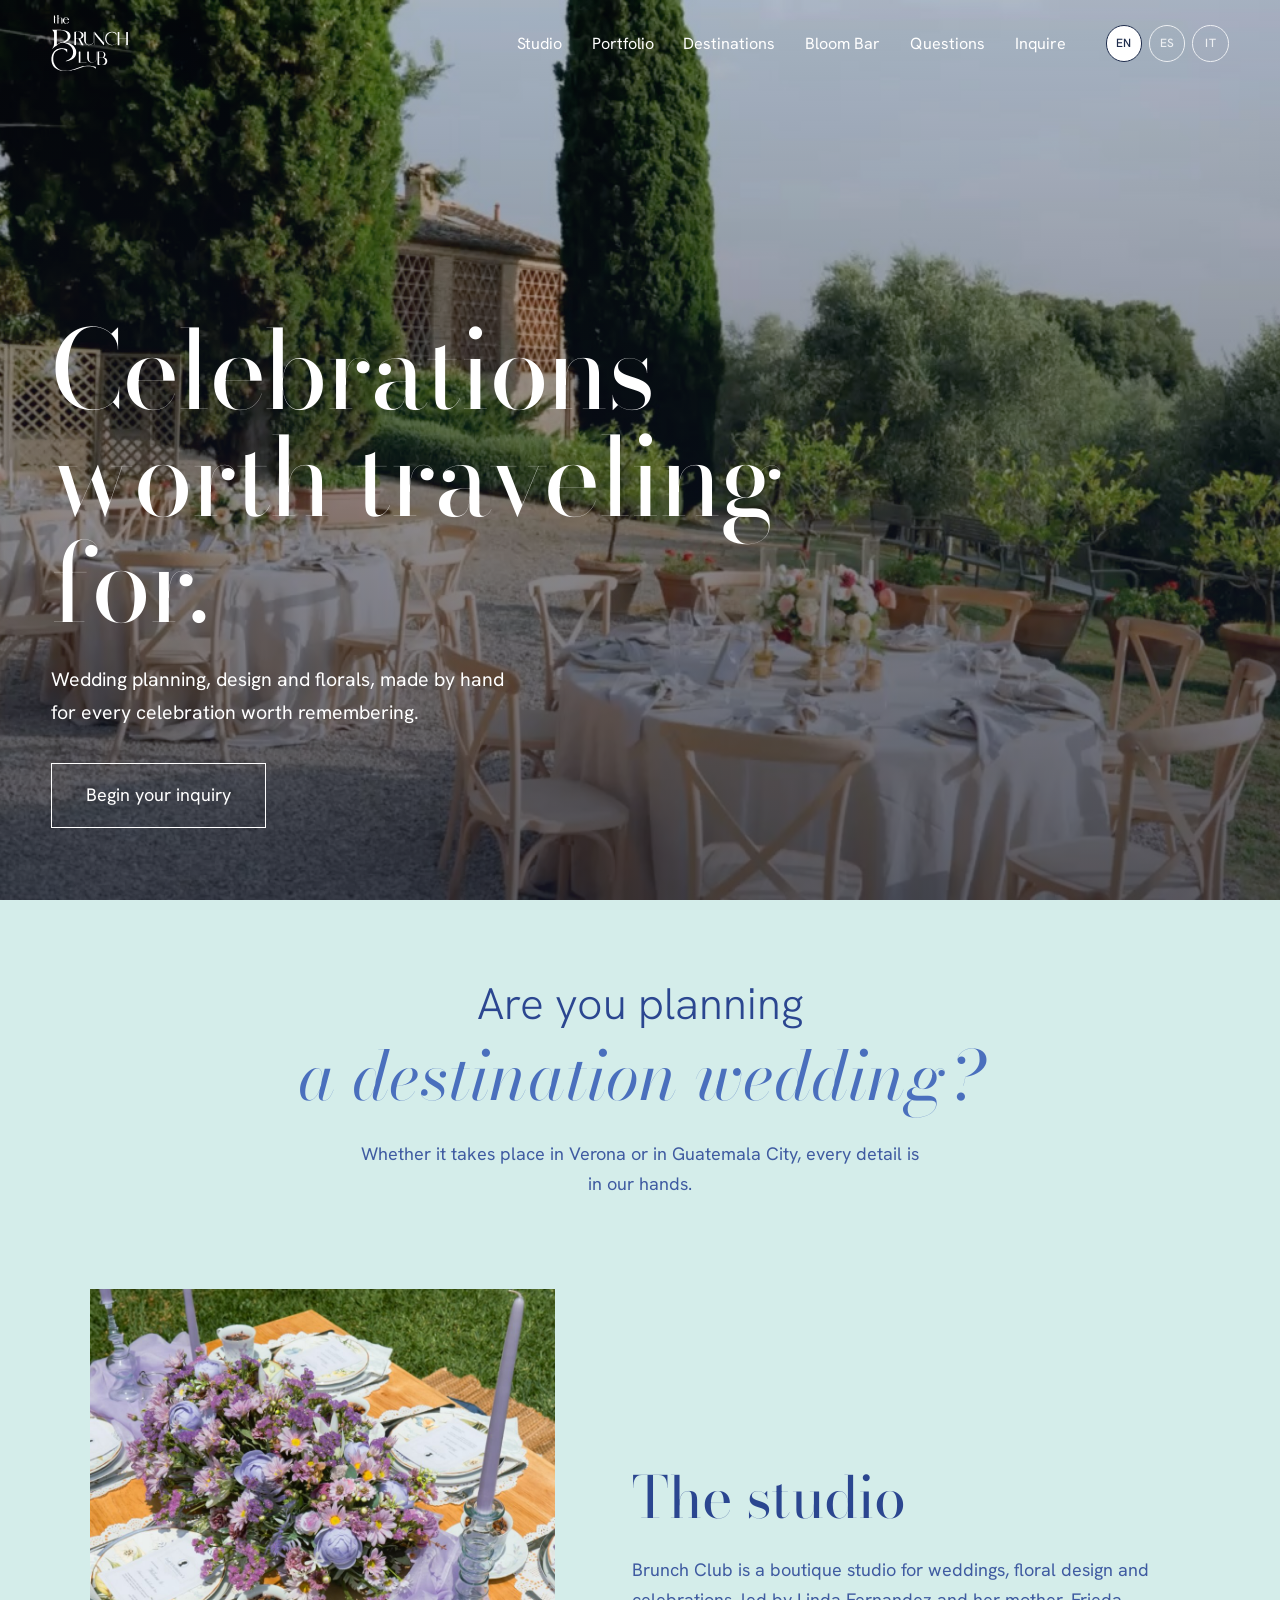
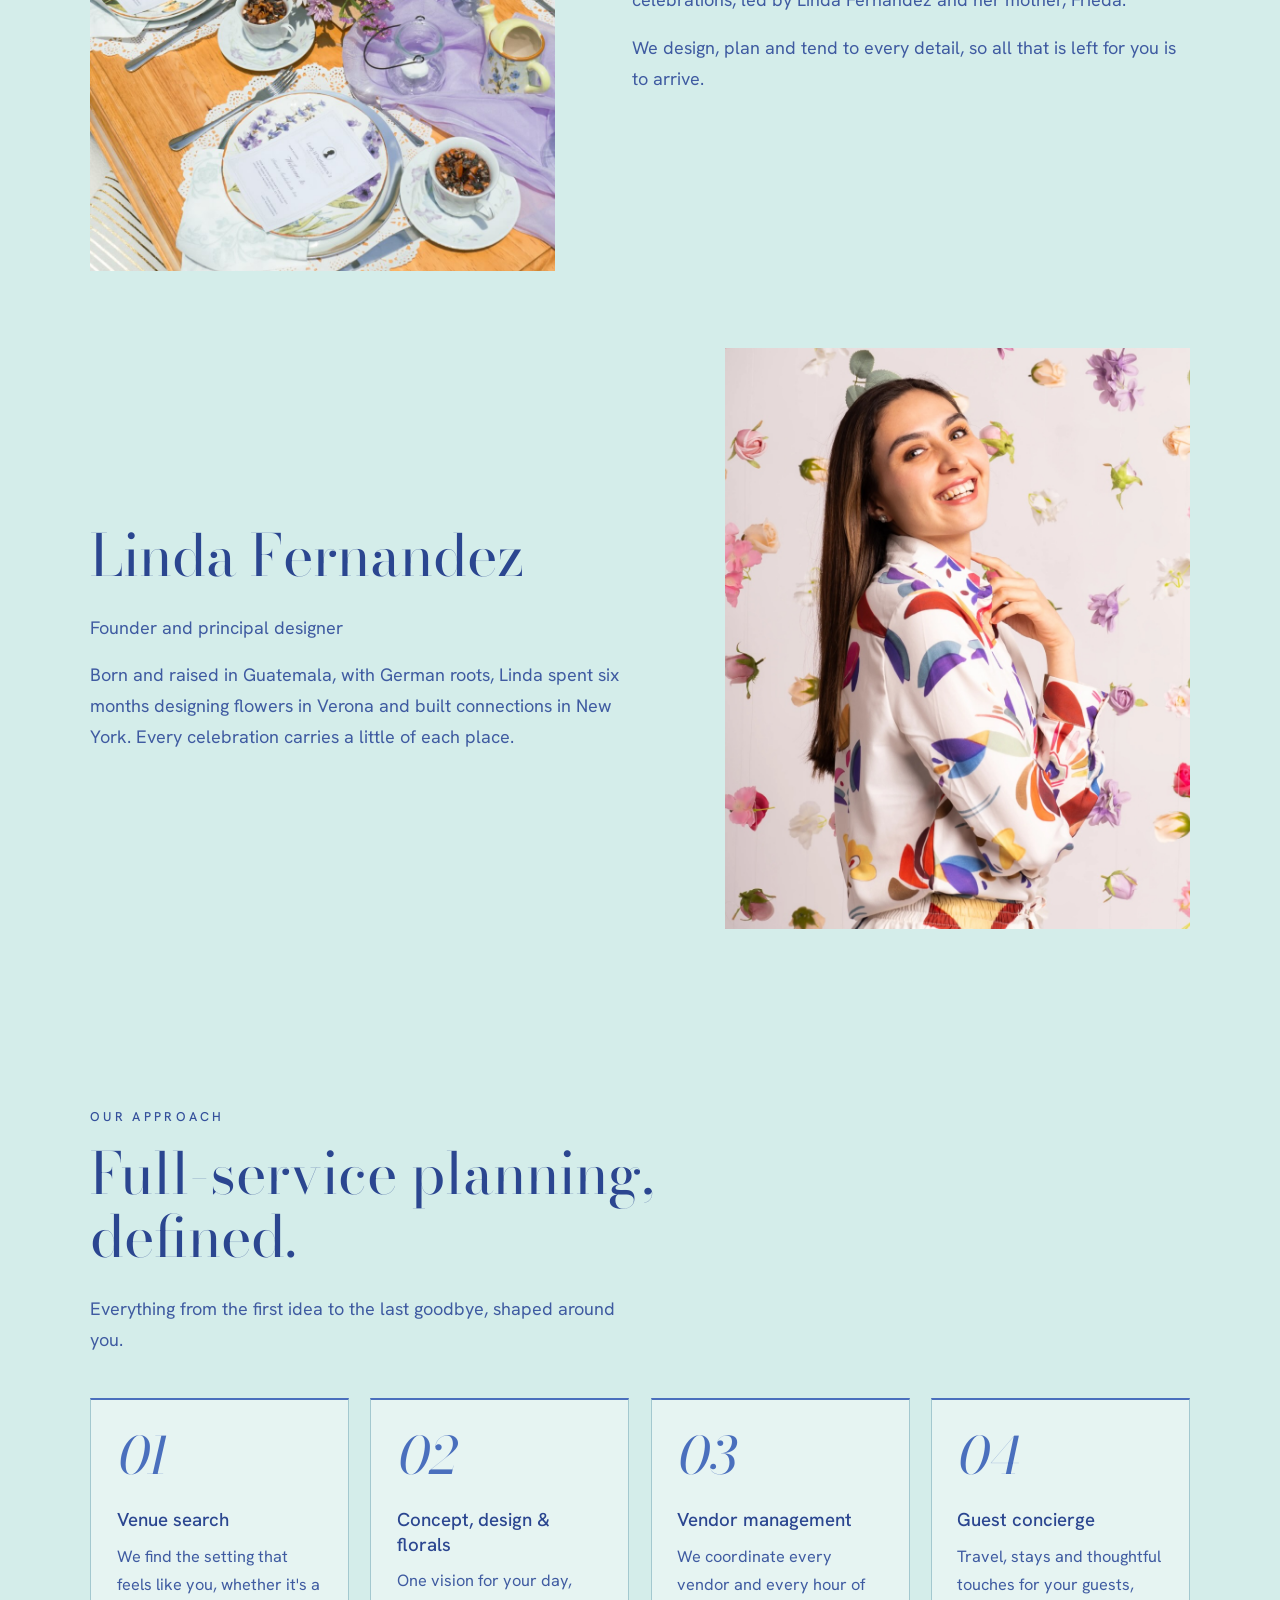
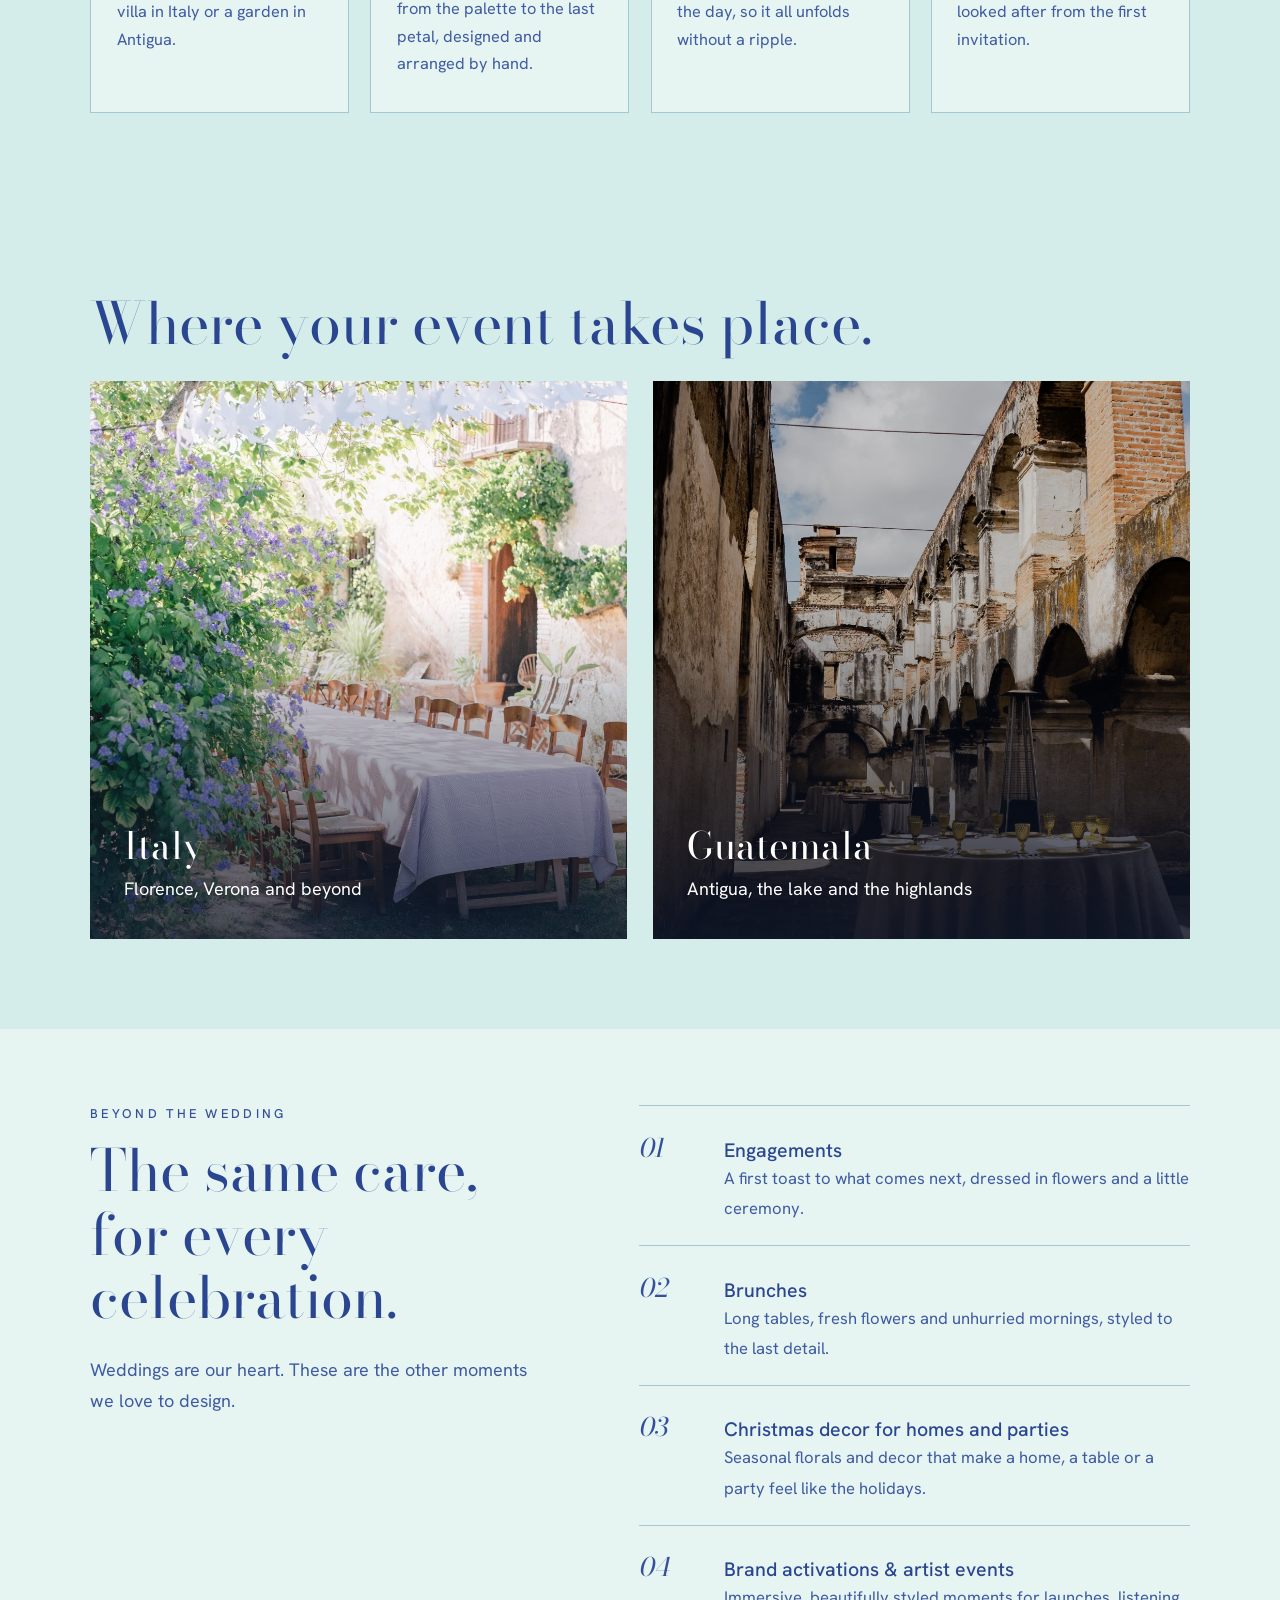
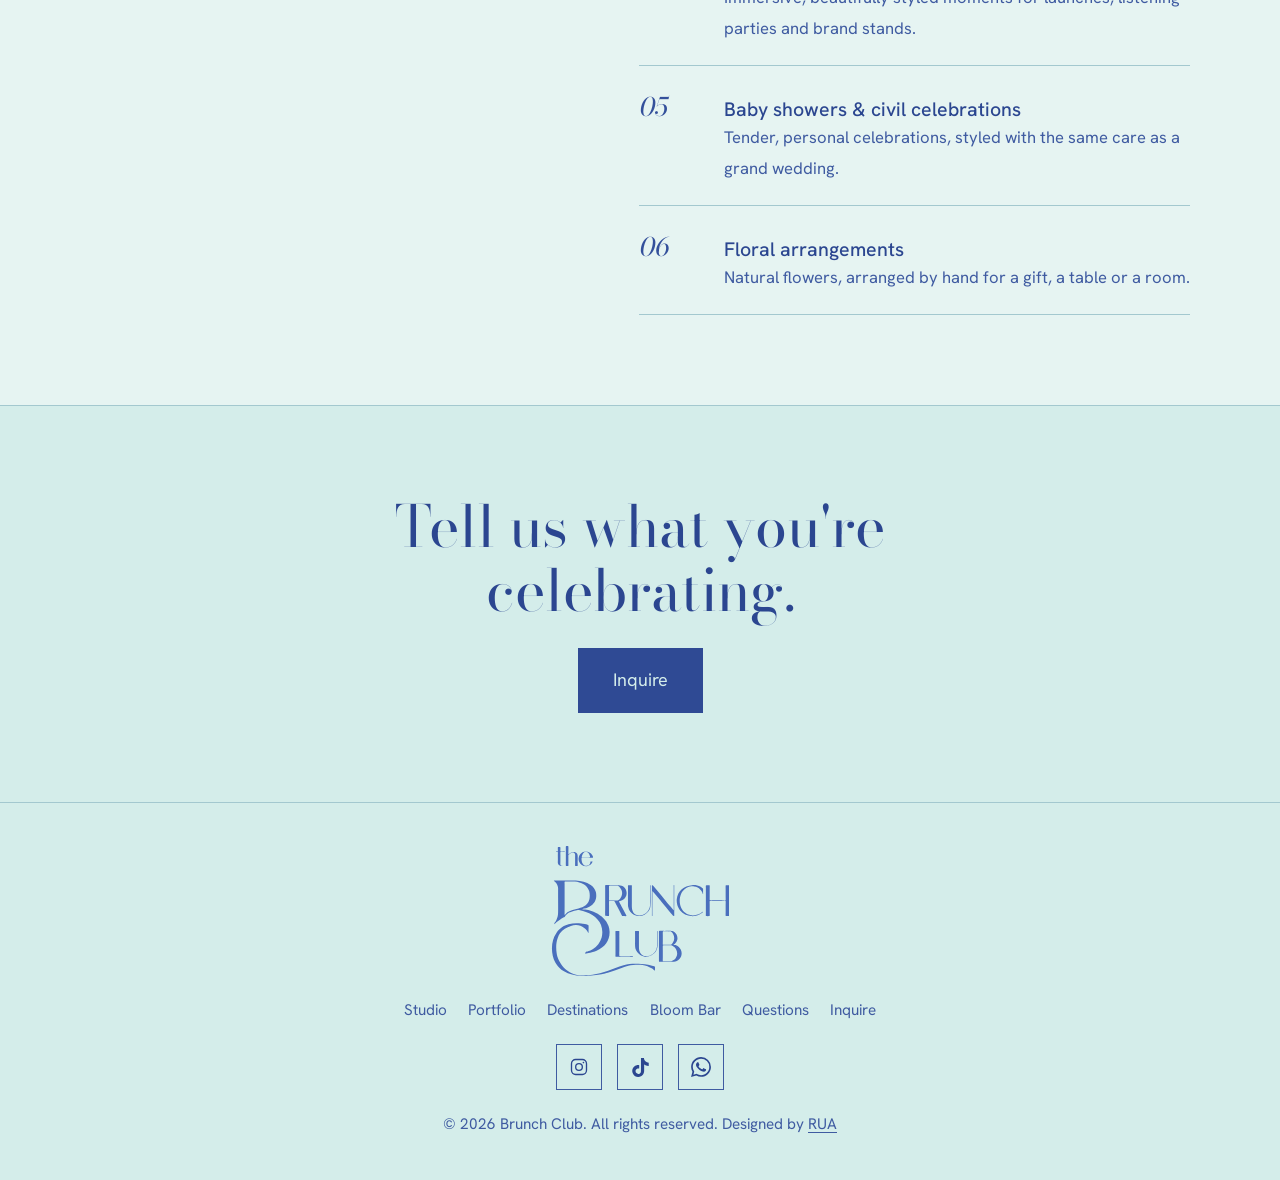
<file: index.html>
<!doctype html><html lang="en"><head><title>Brunch Club | Destination Weddings</title><meta charset="utf-8"><meta name="build" content="2026-11-21-k"><meta name="theme-color" content="#D4EDEA"><meta name="viewport" content="width=device-width,initial-scale=1"><meta name="description" content="Boutique destination wedding planning, design and florals. Italy, Europe, Latin America."><link rel="preconnect" href="https://fonts.googleapis.com"><link rel="preconnect" href="https://fonts.gstatic.com" crossorigin><link href="https://fonts.googleapis.com/css2?family=Bodoni+Moda:ital,opsz,wght@0,6..96,400;1,6..96,400&family=Hanken+Grotesk:wght@400;500&display=swap" rel="stylesheet"><link rel="preload" as="image" href="images/hero.jpg" fetchpriority="high"><link rel="stylesheet" href="style.css?v=k"></head><body><svg width="0" height="0" style="position:absolute" aria-hidden="true" focusable="false"><symbol id="bc-logo" viewBox="0 0 675 491.2"><path fill-rule="evenodd" d="M91.4 75.3C90.7 72.7 91.1 67.1 91.1 64.1C91.1 56.6 91.2 49.1 91.1 41.6C91.1 38.1 91.8 32.4 90.3 29.2C86.1 20.6 75.2 25.3 70.1 30C69.1 31 66.1 32.7 65.8 34.1C65.4 35.3 65.7 42 65.7 43.8C65.7 51.1 65.7 58.3 65.7 65.6C65.7 68.2 66.2 73.3 65.4 75.5C63.5 76.1 58.1 76.1 56.3 75.2C55.6 72.9 56.1 60.3 56.1 56.8C56.1 48.6 56.1 40.5 56.1 32.3C56.1 27.9 55.9 23.4 56.3 19.1C56.3 18.4 56.1 17.7 56.1 17.1C56.1 13.7 55.6 3.1 56.4 0.6C58.2 0 63.8 0 65.5 0.7C66.2 4.2 65.7 18.1 65.7 22.6C65.7 25 65.2 29.4 66.1 31.2C68.2 30.4 70.9 27.7 73.2 26.4C78.9 23.1 85.1 21.3 91.6 23.3C101.7 26.5 101 35.7 100.9 44.4C100.8 50.3 100.9 56.2 100.7 62.1C100.7 65.2 101.4 73.2 100.4 75.5C99.5 75.8 93 76 92 75.8C91.7 75.7 91.7 75.5 91.4 75.3ZM25.6 22.7C24.1 22.2 20 22.8 19.2 22.3C18.8 22.1 19 21.9 18.8 21.7C19 21.5 19 21.3 19.3 21.2C20.6 20.6 23.7 21.3 25.5 20.9C26.8 17.4 25 8.3 26 4.3C27.9 3.7 33.3 3.7 35.1 4.3C36.6 7.5 34.5 17.2 35.8 20.8C38.8 21.6 44.9 21.1 48.3 21.1C49.9 21.1 52 20.7 53.3 21.7C51.9 23.1 54.6 20.7 53.1 22.1C52.2 22.9 49.5 22.4 48.4 22.4C44.3 22.4 39.9 22 35.9 22.6C34.9 25.1 35.5 31.1 35.5 34C35.5 42.6 35.5 51.2 35.5 59.8C35.5 62.6 34.9 70 36.1 72.2C38.1 75.8 40.6 73.3 43.1 74.6C43 74.8 43.2 74.9 42.9 75.2C41.9 76.1 38.1 75.8 36.8 75.6C31.6 74.4 27.1 71.1 26.1 65.6C25.3 61.2 26 56.4 26 51.9C26 46.1 25.8 40.2 25.8 34.4C25.8 31.5 26.4 25.2 25.6 22.7ZM159.1 43.6C156.9 44.7 150.5 44 147.7 44.1C141.4 44.2 120.4 43.5 116 44.3C114.8 46.7 115.5 51.8 115.8 54.4C117.2 65.2 123.5 76.4 136.1 74.5C137.2 74.3 138.5 74.3 139.5 73.9C143.8 72.5 147.2 68.7 148.4 64.4C148.9 62.6 148.4 60.5 149.2 58.8C151.2 58.2 155.5 58.2 157.3 59C157.2 61.1 155.3 63.6 154 65.3C149.5 71.5 141.4 76 133.7 76.2C121.4 76.6 110.4 70 105.8 58.3C105.6 57.8 105.6 57.2 105.4 56.6C104.4 53.7 104 50.4 104.2 47.3C104.9 37.4 109.4 29.7 117.8 24.4C118.8 23.7 120.1 23.4 121.2 22.9C123.9 21.6 127.5 20.6 130.6 20.6C141.3 20.6 150.5 25.3 156 34.6C157.5 37.2 159.3 40.6 159.1 43.6ZM147.5 42.4C148.2 40.3 146.8 36.8 145.9 34.8C145.4 33.6 145.1 32.4 144.5 31.3C142 26.5 137.7 22.1 131.9 22C125.2 21.9 120.6 28 118.3 33.6C117.3 36.1 115.8 39.5 116.2 42.2C118 43.3 122.1 42.7 124.3 42.7C129.5 42.6 134.8 42.7 140.1 42.7C142.4 42.7 145.4 43.2 147.5 42.4ZM128.1 406.1C128.4 405.1 129 404.5 129.5 403.6C130 402.7 130.5 401.8 131.2 401.1C132.4 400.1 138.1 398.7 139.9 398.1C146.1 396 151.9 393.2 157.5 389.9C174.5 379.8 185.8 364.3 191.4 345.6C193.1 339.6 193.7 333.4 193.9 327.3C195.1 287.8 167.1 261 131.8 249.1C124.5 246.7 116.9 244.2 109.4 243.1C106.8 242.7 104 241.6 101.5 242.1C93.5 243.8 71.7 249.4 65.3 253.5C61.3 256.1 58 259.2 55 262.8C53.7 264.4 53.1 266.9 51.6 268.3C50.3 269.4 48.1 269.8 46.6 270.6C42.2 272.9 37.8 275.3 33.8 278.3C29.3 281.6 24.6 284.8 20.5 288.5C18.4 290.3 15.2 294.1 12.9 295.2C12.6 294.3 12.4 292.9 12.7 291.8C12.9 291.4 18.6 283.5 19.6 281.5C24.1 272.3 26.6 262.7 26.8 252.4C27.2 231.9 26.8 211.3 26.8 190.7C26.8 183.8 26.8 176.8 26.8 169.9C26.8 165.3 27.1 160.5 26.4 155.9C25.4 148.6 22.3 143.6 17.7 138C16.3 136.3 11.7 133.3 11.2 132.6C10.9 132.1 11 131.5 11 130.9C11.3 130.6 11.4 130.3 11.9 130.2C13.8 129.7 20.8 130.1 23.2 130.1C34.5 130.1 45.8 130 57.2 130.1C64 130.2 70.8 130 77.7 130.1C83.1 130.2 88.5 130.1 93.9 130.5C113.5 131.9 133.6 135.6 150 147C154.4 150.1 158.7 153.8 161.9 158.3C165.3 163.2 168 167.6 169.5 173.5C171 179.3 171.2 185.5 170.9 191.4C170 210.2 156 225.5 138.9 232C134.8 233.6 130.5 235.3 126.1 236.3C124.6 236.6 119.3 237.7 118.2 238.5C116.8 239.6 119.2 237.8 118.1 238.9C121.1 240 125.8 239.9 129.2 240.4C137.2 241.5 145 243.4 152.8 245.6C158.2 247.1 163.4 249.6 168.5 252C190.4 262.3 209.4 279.4 217.4 302.6C219.8 309.4 221.2 316.5 221.4 323.7C222.3 357.6 203 383 172.2 395.4C167.6 397.3 163.1 399.1 158.3 400.3C151 402.2 144.9 403.9 137.4 405.2C134.8 405.7 130.5 406.8 128.1 406.1ZM51.6 134.8C50.8 137.2 51.4 141.3 51.4 144C51.4 150.5 51.4 157 51.4 163.5C51.4 185.3 51.4 207.2 51.4 229C51.4 236.7 51.2 244.4 51.4 252C51.5 254.7 50.7 258.6 51.8 260.9C53.3 259.9 56.2 255.4 58.3 253.7C63.8 249 67.8 247.5 74.2 244.6C78.9 242.5 84 241.2 88.9 239.8C109.1 234.3 129.7 231.2 141.3 211.5C145 205.3 146.1 197.4 146.3 190.3C146.6 183.9 146.2 177.2 144.5 171C139.6 153.1 124.4 142 107.1 137.5C96.5 134.7 84.7 134.5 73.8 134.5C69.9 134.5 54.1 134 51.6 134.8ZM383.8 170.6C382.9 172.2 383.3 175 383.3 176.9C383.3 181.6 383.3 186.3 383.3 190.9C383.3 207.9 383.2 224.9 383.2 241.9C383.2 247.6 383.3 253.3 383.3 258.9C383.3 260 383.6 263.4 383 264.1C382.8 264.5 382.5 264.4 382.2 264.5C381.9 264.3 381.6 264.3 381.4 263.9C381 263.1 381.3 258.7 381.3 257.5C381.3 250.9 381.3 244.3 381.3 237.7C381.3 215.8 380.8 193.8 381.3 172C381.4 166.4 381.3 160.8 381.3 155.2C381.3 153.1 380.8 149.8 381.7 148.1C384.6 147.2 385.1 148.8 386.8 150.8C387.4 151.5 388.1 152.1 388.6 152.8C393.3 158.7 398.1 164.5 402.9 170.2C412.4 181.7 421.8 193.3 431.5 204.6C437.1 211.2 442.1 218.3 448 224.6C449.1 225.6 449.8 227 450.8 228.1C453.4 231.2 456 234.2 458.5 237.3C459 238 462.5 242.5 462.9 242.7C465.2 243.7 461.2 241.8 463.4 242.6C464.2 240 463.6 225.2 463.6 221.2C463.8 204.5 463.6 187.7 463.6 170.9C463.6 165.2 463.6 159.4 463.6 153.7C463.6 152.6 463.3 149 463.8 148.2C464.1 147.9 464.4 148 464.7 147.8C465 148 465.3 147.9 465.5 148.3C466.1 149.3 465.7 153.5 465.7 154.8C465.7 161.6 465.7 168.3 465.7 175.1C465.7 190.1 465.7 205.1 465.7 220.1C465.7 225.2 465.5 230.4 465.7 235.6C465.8 242.1 465.7 248.6 465.7 255.1C465.7 257.7 466.2 261.9 465.4 264.2C461.7 265.7 460.3 262.6 458.2 260.1C453.5 254.7 449.2 248.7 444.4 243.4C441.2 239.9 438.4 236 435.3 232.4C428.9 224.8 422.7 217.2 416.4 209.5C415.3 208.1 413.9 206.8 412.8 205.3C409.3 200.8 405.6 196.3 401.8 192C397.4 187 393.3 181.6 389 176.4C388.2 175.5 384.9 171 384.3 170.6C382.6 169.6 385.4 171.4 383.8 170.6ZM574.3 182.5C572.8 180.4 571.8 175.9 570.3 173.2C566.5 166.2 561.3 160.2 554.1 156.4C550.2 154.3 545.5 153.5 541.2 153C537.5 152.6 533.9 152.1 530.2 152.5C517.5 153.7 506.2 160.8 498.1 170.4C495.6 173.4 493.3 176.4 491.8 180C481 204.1 485.9 237.8 508.8 253.4C511.2 255.1 513.6 256.8 516.2 258C529.7 264 544 263.5 557.5 258C561.5 256.3 565.5 254.1 568.9 251.4C570.4 250.2 572.1 247.7 574 248C574.1 248.4 574.4 248.5 574.2 249C573.3 250.7 567 255.3 565.1 256.4C563.8 257.2 562.5 258.1 561.1 258.8C551.8 263.6 540.6 265.4 530.2 264.9C513.4 264.3 498.7 257 487.9 244.1C485.1 240.7 483 236.7 481.1 232.8C479.5 229.6 478.2 226.3 477.3 222.8C475.6 215.7 474.3 208.2 475.2 200.8C478.9 169.3 502.3 150 533.2 147.9C544.1 147.1 555.7 148.6 565.4 153.9C568.3 155.5 573.1 158.7 574.5 161.9C574.9 162.8 574.6 172.2 574.6 173.9C574.6 176.6 575.2 179.9 574.3 182.5ZM239.9 208.5C237.1 207.7 229.3 208.2 225.9 208.2C223.9 208.2 221.4 207.8 219.5 208.5C218.7 211.3 219.3 218.8 219.3 222.2C219.3 231.7 219.3 241.2 219.3 250.7C219.3 253.7 219.9 261.7 219 264.1C216.9 264.8 206.8 264.8 204.9 264C204.2 261 204.7 242.9 204.7 238.3C204.7 220.3 204.7 202.3 204.7 184.3C204.7 176.2 204.7 168.1 204.7 160.1C204.7 157 204.2 151 204.9 148.4C207.4 147.4 219.1 148 222.6 148C231.9 148.1 241.2 148 250.6 148C258.1 148.1 265.5 147.9 271.9 152.5C275 154.7 278.3 157.4 280.3 160.6C286.6 170.3 287.9 182.6 281.9 192.8C280.4 195.4 278.6 198.4 276.2 200.3C272.5 203.3 268.7 205.7 264.1 207.1C261.9 207.8 258.9 207.7 256.9 208.6C257.4 211.2 261.8 218.8 263.4 221.7C266.3 227.2 268.9 232.9 271.9 238.3C274.3 242.6 276.6 246.9 278.8 251.3C280 253.9 285.1 262.3 285.3 264.4C285 264.6 284.9 264.8 284.5 264.9C282.6 265.2 275.5 264.8 273 264.8C271.7 264.9 269.9 265.3 268.9 264.2C267.9 262.9 262.7 252.3 261.6 250C257.5 241.7 253.1 233.6 248.8 225.5C246.3 221 242.5 212.2 239.9 208.5ZM291.3 148.4C293.5 147.9 303 147.8 305.2 148.3C306 150.4 305.5 153.4 305.5 155.7C305.5 160.9 305.5 166 305.5 171.2C305.5 186.7 305.5 202.2 305.5 217.7C305.5 227.7 304.8 238.4 309.3 247.7C311.4 252.3 314.8 256.7 319.3 259.2C330.6 265.6 346.5 262.3 356.7 255.3C364.9 249.7 370.3 241.2 373.1 231.8C374.9 225.7 374.1 216.3 374.1 209.9C374.1 196.2 374 182.5 374.1 168.9C374.2 163.8 374.2 158.7 374.2 153.6C374.2 152.6 373.9 149.3 374.3 148.6C374.5 148.2 374.8 148.3 375.1 148.1C375.5 148.3 375.9 148.3 376.1 148.8C376.4 149.5 376.2 156.1 376.2 157.5C376.2 167.2 376.1 177 376.2 186.7C376.2 196.9 377 223 375.2 231.4C374.2 236.2 371.9 241.6 369 245.6C357.9 261.2 339 268.6 320.5 262.5C315.4 260.8 310.4 258.3 306.3 254.8C300.9 250.2 296.4 244.3 293.8 237.6C293.1 235.8 292.7 233.8 292 231.9C290.7 228.2 290.8 221.5 290.8 217.5C290.8 209.8 290.8 202 290.8 194.3C290.8 183.7 291 173.1 291 162.5C291 159.5 290.4 150.5 291.3 148.4ZM585.5 264.8C584.5 262.6 585.1 259.2 585.1 256.7C585.1 250.9 585.1 245 585.1 239.2C585.1 218.5 585.1 197.9 585.1 177.2C585.1 170.6 585.1 164 585.1 157.4C585.1 155 584.5 150.9 585.5 148.8C587.8 148.2 596.8 148.3 599.2 148.7C600.2 150.9 599.6 159 599.6 161.9C599.6 172 599.6 182.2 599.6 192.4C599.6 195.2 599.1 203.2 600.1 205.2C603.4 206 610.6 205.4 614.3 205.4C623.9 205.4 633.5 205.4 643.1 205.4C645.7 205.4 657.4 205.8 659.1 205.5C659.4 205.4 659.4 205.2 659.7 205.1C660.5 202.2 659.9 194.8 659.9 191.4C659.9 181.8 659.9 172.3 659.9 162.7C659.9 159.5 659.3 151 660.4 148.5C662.3 147.9 672.3 147.9 674.2 148.6C675 151.2 674.5 156.6 674.5 159.5C674.5 167 674.5 174.5 674.5 182C674.5 200.9 674.5 219.7 674.5 238.5C674.5 244.3 674.5 250 674.5 255.8C674.5 258.5 675 261.7 674.2 264.2C672.5 265.1 662.1 265.1 660.2 264.2C659.4 261.9 659.9 253.4 659.9 250.3C659.9 240.8 659.9 231.3 659.9 221.8C659.9 218.4 660.5 210.8 659.7 207.9C657.6 206.9 647.4 207.5 644.4 207.5C634.1 207.5 623.8 207.5 613.6 207.5C610.7 207.5 602.1 207 599.9 207.8C599 210.3 599.6 218.1 599.6 221.2C599.6 231.3 599.6 241.4 599.6 251.5C599.6 254.3 600.2 262.7 599.2 264.8C597.2 265.4 587.6 265.4 585.5 264.8ZM219.5 150.4C218.8 153.1 219.3 165.1 219.3 168.8C219.3 177.1 219.3 185.3 219.3 193.6C219.3 197.1 218.8 202.6 219.5 205.8C221.5 206.7 230.2 206.2 233.1 206.2C243.4 206.2 252.1 207.7 260.2 200C261.7 198.6 262.8 196.7 263.9 195C268.8 187.5 270 177.4 267.4 168.8C266.2 164.6 263.7 160.8 260.9 157.4C258.6 154.6 255.7 151.8 252.4 150.3C250.8 149.6 238.3 150.1 235.6 150.1C232.9 150.1 221.9 149.7 220.1 150C219.8 150 219.8 150.3 219.5 150.4ZM141.7 299.8C142.4 303 141.9 315.3 141.9 319.5C141.9 322 142.3 326.7 141.6 328.9C140.2 327.9 138.5 323.8 137.3 322.1C135.2 319.1 132.7 316.6 130.3 313.9C128.9 312.4 127.1 311.2 125.5 309.9C116.9 302.9 105.9 299.1 94.9 298.6C88.3 298.3 81.6 300.2 75.3 302.1C58.9 306.8 44.3 316.1 34 329.8C27.5 338.4 22.1 355.9 20.7 366.6C19 379.2 19.6 391.6 21.3 404.2C22 408.7 22.6 413.3 24 417.6C32.1 442.7 48.8 465.5 72.6 477.9C80.4 481.9 89.6 485.4 98.3 487C115.3 490.1 139.5 489.2 156.6 486.5C175.8 483.4 194.7 478.5 213.1 472C233.5 464.8 253.3 455.9 274.3 450.4C292.4 445.6 311.4 444.4 330.1 445.3C344.7 445.9 364.3 447.6 378.3 451.8C381.4 452.7 390.7 454.7 392.8 456.2C393.2 457.9 393 469.1 392.6 471.1C392.6 471.5 392.4 471.5 392.3 471.7C390.5 470.9 385.2 465.3 382.2 463.3C372 456.9 357.7 450.6 345.6 449.4C330.1 447.9 307.5 448.8 292.4 452.4C283.7 454.5 275.3 458 266.8 460.9C249.4 466.8 232.2 473.4 214.6 478.9C211.3 479.9 207.8 480.6 204.4 481.3C195.6 483.1 186.9 484.9 178 486.4C162.3 489 146.4 490.6 130.5 490.8C124.4 490.9 118.3 491.2 112.2 490.9C91.4 489.9 66.9 484.9 49.1 473.5C45.8 471.4 42.4 469.6 39.3 467.2C29.7 459.8 21.6 450.3 15.8 439.7C2.9 416.2 0 380.6 7.9 355C10.5 346.4 14.4 338.3 19.3 330.8C22 326.6 24.4 322.3 27.9 318.6C32 314.3 36.5 310.1 41.3 306.6C45.8 303.5 50.8 301 55.9 299.1C59.3 297.8 62.7 296.4 66.2 295.4C81.8 291.3 98.2 290.5 114 293C121 294.1 136.5 295.4 141.7 299.8ZM408.3 437.2C407.4 435.1 408 431.1 407.9 428.6C407.8 421.8 407.9 415.1 407.9 408.3C407.9 387.8 407.9 367.3 407.9 346.8C407.9 340.9 407.9 335 407.9 329.1C407.9 326.7 407.5 322.9 408.3 320.9C411.8 320 423.6 320.7 428 320.7C435.7 320.6 451.9 319.8 458.7 321.6C461.7 322.5 464.7 324.3 467.2 326.3C475.2 332.9 479.6 343.4 477.2 353.9C475.9 359.2 473.2 364.3 469.2 368C468 369.2 466.5 370.4 465.1 371.3C464.4 371.7 463.1 372 462.6 372.5C461.5 373.9 463.5 371.7 462.6 373C463.6 373.4 468.7 373.9 470.6 374.3C474.7 375.3 478.8 377.8 482 380.4C492.1 388.8 496.2 402.9 492.2 415.5C491.1 419 489.1 422.1 487 425.1C485.4 427.2 483.4 429.4 481.3 431C471 438.3 464.4 437.3 452.5 437.4C444.2 437.4 436 437.5 427.7 437.5C424.5 437.5 410.3 438 408.3 437.2ZM244 418.1C243.1 415.8 243.7 412.3 243.7 409.7C243.7 403.9 243.7 398.2 243.7 392.4C243.7 376.2 243.7 359.9 243.7 343.7C243.7 339.7 243.1 324.1 244 321.5C246.2 320.9 255.7 320.7 257.8 321.4C258.7 323.4 258.2 326.1 258.2 328.3C258.3 333.4 258.2 338.5 258.2 343.6C258.2 360.3 258.2 377.1 258.2 393.9C258.2 397.8 257.6 413.4 258.5 416C261.2 416.9 267.8 416.3 271 416.3C279.6 416.3 288.3 416.5 297 416.2C299.6 416.1 302.1 416 304.7 415.9C306 415.8 307.4 415.4 308.7 415.4C309 415.4 309.1 415.6 309.3 415.7C309.5 416.6 309.5 417.2 309.2 418.1C306.1 418.8 290 418.3 285.5 418.3C276 418.3 266.5 418.4 257 418.4C253.3 418.3 247.4 418.9 244 418.1ZM318 321.4C320.3 320.8 329.8 320.7 332.1 321.6C332.8 324 332.3 335.4 332.3 338.7C332.3 350.7 332.3 362.6 332.3 374.5C332.3 383.5 332 392.9 336 401.2C337.3 404 338.9 406.7 341.1 408.9C346.1 413.7 351.3 415.6 358.1 416.1C375.5 417.4 392.1 406 398.3 390C401.2 382.5 400.9 374.9 400.9 367.1C400.9 357.6 400.9 348.1 400.9 338.6C400.9 334.3 400.9 330.1 400.9 325.8C400.9 324 400.3 322.1 402 321.2C402.4 321.4 402.6 321.3 402.9 321.7C403.2 322.2 402.9 328.9 402.9 330.1C402.9 339.2 402.9 348.3 402.9 357.4C402.9 372.4 404.7 386.9 395.4 399.8C381.9 418.5 356.9 423.9 337.3 411.5C331.3 407.7 326.2 402.2 322.8 396C322.2 394.9 321.8 393.6 321.2 392.6C316.7 384.6 317.6 370.2 317.6 361.1C317.6 352.2 317.7 343.3 317.7 334.3C317.7 330.9 317.1 324.4 318 321.4ZM422.9 323C422 325.4 422.5 333.8 422.5 336.9C422.5 345.1 422.5 353.2 422.5 361.4C422.5 364.4 422 370.6 422.8 373.1C425.2 373.7 441.7 373.2 445.5 373.2C447.4 373.2 452.1 373.8 453.7 373C456.2 371.7 459.3 367.3 460.8 365C469.4 351.5 466.1 333.1 453.4 323.4C451.8 322.1 447.8 322.7 445.8 322.7C441.9 322.7 425.3 322.2 422.9 323ZM422.8 375.7C422 378.4 422.5 390.4 422.5 394.1C422.5 403.2 422.5 412.3 422.5 421.4C422.5 425.2 421.9 431.6 422.8 435.1C425.4 436 436.1 435.3 439.7 435.4C443.3 435.4 451.3 435.8 454.5 435.2C458.2 434.4 462.1 432 465.1 429.8C467.9 427.7 470.2 424.8 471.9 421.9C473.1 419.9 474.3 417.9 475.1 415.7C476.1 412.9 476.5 409.8 476.7 406.8C477.2 394.6 470.6 383.3 459.9 377.5C458.2 376.6 455.9 375.6 454 375.4C450.2 374.9 442.9 375.4 438.8 375.4C435.7 375.3 425 374.9 422.8 375.7Z"/></symbol></svg><header><a class="logo" href="index.html" aria-label="Brunch Club"><svg class="logo-mark" viewBox="0 0 675 491.2" aria-hidden="true"><use href="#bc-logo"/></svg></a><nav><a class="hide" href="index.html#studio" data-i="n.studio">Studio</a><a class="hide" href="portfolio.html" data-i="n.port">Portfolio</a><a class="hide" href="destinations.html" data-i="n.dest">Destinations</a><a class="hide" href="bloom-bar.html" data-i="n.bloom">Bloom Bar</a><a class="hide" href="kind-words.html" data-i="n.praise">Questions</a><a class="hide" href="inquire.html" data-i="n.inq">Inquire</a><span class="lang"><button data-l="en">EN</button><button data-l="es">ES</button><button data-l="it">IT</button></span></nav><button class="burger" aria-label="Menu" aria-expanded="false"><span></span><span></span></button></header><div class="menu"><a href="index.html#studio" data-i="n.studio">Studio</a><a href="portfolio.html" data-i="n.port">Portfolio</a><a href="destinations.html" data-i="n.dest">Destinations</a><a href="bloom-bar.html" data-i="n.bloom">Bloom Bar</a><a href="kind-words.html" data-i="n.praise">Questions</a><a href="inquire.html" data-i="n.inq">Inquire</a></div><main><div class="hero"><video class="bg" preload="metadata" autoplay muted loop playsinline poster="images/hero.jpg"><source src="images/hero.mp4" type="video/mp4"></video><h1 data-i="h.t">Celebrations worth traveling for.</h1><p data-i="h.p">Wedding planning, design and florals, made by hand for every celebration worth remembering.</p><div><a class="btn" href="inquire.html" data-i="h.c">Begin your inquiry</a></div></div><section class="plan"><h2 class="lead"><span data-i="pl.a">Are you planning</span> <span class="rot"><span class="rot-in" id="rot">a destination wedding?</span></span></h2><p class="sub" data-i="pl.s">Whether it takes place in Verona or in Guatemala City, every detail is in our hands.</p></section><section id="studio"><div class="wrap about"><img class="ph" src="images/studio.jpg" alt="" loading="lazy" decoding="async"><div><h2 data-i="a.t">The studio</h2><p data-i="a.p1">Brunch Club is a boutique studio for weddings, floral design and celebrations, led by Linda Fernandez and her mother, Frieda.</p><p data-i="a.p3">We design, plan and tend to every detail, so all that is left for you is to arrive.</p></div></div></section><section class="linda" id="linda"><div class="wrap about lindarow"><div><h2>Linda Fernandez</h2><p class="role" data-i="st.r">Founder and principal designer</p><p data-i="st.b">Born and raised in Guatemala, with German roots, Linda spent six months designing flowers in Verona and built connections in New York. Every celebration carries a little of each place.</p></div><img class="ph" src="images/linda.jpg" alt="Linda Fernandez" loading="lazy" decoding="async"></div></section><section class="process"><div class="wrap"><div class="phead"><p class="eyebrow" data-i="ap.e">Our approach</p><h2 data-i="ap.t">Full-service planning, defined.</h2><p class="sub" data-i="ap.p">Everything from the first idea to the last goodbye, shaped around you.</p></div><div class="steps"><div class="step"><i>01</i><b data-i="ap1t">Venue search</b><span data-i="ap1d">We find the setting that feels like you, whether it's a villa in Italy or a garden in Antigua.</span></div><div class="step"><i>02</i><b data-i="ap2t">Concept, design &amp; florals</b><span data-i="ap2d">One vision for your day, from the palette to the last petal, designed and arranged by hand.</span></div><div class="step"><i>03</i><b data-i="ap3t">Vendor management</b><span data-i="ap3d">We coordinate every vendor and every hour of the day, so it all unfolds without a ripple.</span></div><div class="step"><i>04</i><b data-i="ap4t">Guest concierge</b><span data-i="ap4d">Travel, stays and thoughtful touches for your guests, looked after from the first invitation.</span></div></div></div></section><section><div class="wrap"><h2 data-i="d.t">Where your event takes place.</h2><div class="dest"><a href="inquire.html"><img src="images/italy.jpg" alt="" loading="lazy" decoding="async"><h3 data-i="d1">Italy</h3><span data-i="d1d">Florence, Verona and beyond</span></a><a href="inquire.html"><img src="images/guatemala.jpg" alt="" loading="lazy" decoding="async"><h3 data-i="d2">Guatemala</h3><span data-i="d2d">Antigua, the lake and the highlands</span></a></div></div></section><section class="approach beyond"><div class="wrap"><div><p class="eyebrow" data-i="bd.e">Beyond the wedding</p><h2 data-i="bd.t">The same care, for every celebration.</h2><p class="sub" data-i="bd.p">Weddings are our heart. These are the other moments we love to design.</p></div><div class="rows"><div><i>01</i><p><b data-i="bd1">Engagements</b><span data-i="bd1d">A first toast to what comes next, dressed in flowers and a little ceremony.</span></p></div><div><i>02</i><p><b data-i="bd2">Brunches</b><span data-i="bd2d">Long tables, fresh flowers and unhurried mornings, styled to the last detail.</span></p></div><div><i>03</i><p><b data-i="bd3">Christmas decor for homes and parties</b><span data-i="bd3d">Seasonal florals and decor that make a home, a table or a party feel like the holidays.</span></p></div><div><i>04</i><p><b data-i="bd4">Brand activations &amp; artist events</b><span data-i="bd4d">Immersive, beautifully styled moments for launches, listening parties and brand stands.</span></p></div><div><i>05</i><p><b data-i="bd5">Baby showers &amp; civil celebrations</b><span data-i="bd5d">Tender, personal celebrations, styled with the same care as a grand wedding.</span></p></div><div><i>06</i><p><b data-i="bd6">Floral arrangements</b><span data-i="bd6d">Natural flowers, arranged by hand for a gift, a table or a room.</span></p></div></div></div></section><section class="cta"><h2 data-i="c.t">Tell us what you're celebrating.</h2><a class="btn fill" href="inquire.html" data-i="c.b">Inquire</a></section></main><footer><a class="flogo" href="index.html" aria-label="Brunch Club"><svg class="logo-mark" viewBox="0 0 675 491.2" aria-hidden="true"><use href="#bc-logo"/></svg></a><nav><a href="index.html#studio" data-i="n.studio">Studio</a><a href="portfolio.html" data-i="n.port">Portfolio</a><a href="destinations.html" data-i="n.dest">Destinations</a><a href="bloom-bar.html" data-i="n.bloom">Bloom Bar</a><a href="kind-words.html" data-i="n.praise">Questions</a><a href="inquire.html" data-i="n.inq">Inquire</a></nav><div class="social"><a href="https://www.instagram.com/brunchclub_gt/" target="_blank" rel="noopener" aria-label="Instagram"><svg viewBox="0 0 24 24" width="20" height="20" fill="none" stroke="currentColor" stroke-width="1.6" aria-hidden="true"><rect x="3" y="3" width="18" height="18" rx="5"/><circle cx="12" cy="12" r="4"/><circle cx="17.3" cy="6.7" r="1" fill="currentColor" stroke="none"/></svg></a><a href="https://www.tiktok.com/@thebrunchclub.gt" target="_blank" rel="noopener" aria-label="TikTok"><svg viewBox="0 0 24 24" width="19" height="19" fill="currentColor" aria-hidden="true"><path d="M12.5.02c1.3-.02 2.6-.01 3.9-.02.1 1.5.6 3.1 1.8 4.2 1.1 1.1 2.7 1.6 4.2 1.8v4c-1.4 0-2.9-.3-4.2-1-.6-.3-1.1-.6-1.6-.9 0 2.9 0 5.8 0 8.7-.1 1.4-.5 2.8-1.4 3.9-1.3 1.9-3.6 3.2-5.9 3.2-1.4.1-2.9-.3-4.1-1-2-1.2-3.4-3.4-3.6-5.7 0-.5 0-1 0-1.5.2-1.9 1.1-3.7 2.6-5 1.7-1.4 4-2.1 6.2-1.7 0 1.5 0 3-.1 4.4-1-.3-2.1-.2-3 .4-.6.4-1.1 1-1.4 1.8-.2.5-.1 1.1-.1 1.6.2 1.6 1.8 3 3.5 2.9 1.1 0 2.2-.7 2.8-1.6.2-.3.4-.7.4-1.1.1-1.8.1-3.6.1-5.4 0-4 0-8 0-12.1z"/></svg></a><a href="https://wa.link/uhs0wb" target="_blank" rel="noopener" aria-label="WhatsApp"><svg viewBox="0 0 24 24" width="20" height="20" fill="currentColor" aria-hidden="true"><path d="M17.472 14.382c-.297-.149-1.758-.867-2.03-.967-.273-.099-.471-.148-.67.15-.197.297-.767.966-.94 1.164-.173.199-.347.223-.644.075-.297-.15-1.255-.463-2.39-1.475-.883-.788-1.48-1.761-1.653-2.059-.173-.297-.018-.458.13-.606.134-.133.298-.347.446-.52.149-.174.198-.298.298-.497.099-.198.05-.371-.025-.52-.075-.149-.669-1.612-.916-2.207-.242-.579-.487-.5-.669-.51-.173-.008-.371-.01-.57-.01-.198 0-.52.074-.792.372-.272.297-1.04 1.016-1.04 2.479 0 1.462 1.065 2.875 1.213 3.074.149.198 2.096 3.2 5.077 4.487.709.306 1.262.489 1.694.625.712.227 1.36.195 1.871.118.571-.085 1.758-.719 2.006-1.413.248-.694.248-1.289.173-1.413-.074-.124-.272-.198-.57-.347m-5.421 7.403h-.004a9.87 9.87 0 01-5.031-1.378l-.361-.214-3.741.982.998-3.648-.235-.374a9.86 9.86 0 01-1.51-5.26c.001-5.45 4.436-9.884 9.888-9.884 2.64 0 5.122 1.03 6.988 2.898a9.825 9.825 0 012.893 6.994c-.003 5.45-4.437 9.884-9.885 9.884m8.413-18.297A11.815 11.815 0 0012.05 0C5.495 0 .16 5.335.157 11.892c0 2.096.547 4.142 1.588 5.945L.057 24l6.305-1.654a11.882 11.882 0 005.683 1.448h.005c6.554 0 11.89-5.335 11.893-11.893a11.821 11.821 0 00-3.48-8.413z"/></svg></a></div><span>© 2026 Brunch Club. <span data-i="foot">All rights reserved.</span> <span class="credit"><span data-i="by">Designed by</span> <a href="https://byrua.com" target="_blank" rel="noopener">RUA</a></span></span></footer><a class="stick" href="inquire.html" data-i="n.inq">Inquire</a><script src="i18n.js?v=k"></script><script>addEventListener('scroll',()=>document.querySelector('header').classList.toggle('solid',scrollY>60),{passive:true})</script></body></html>
</file>
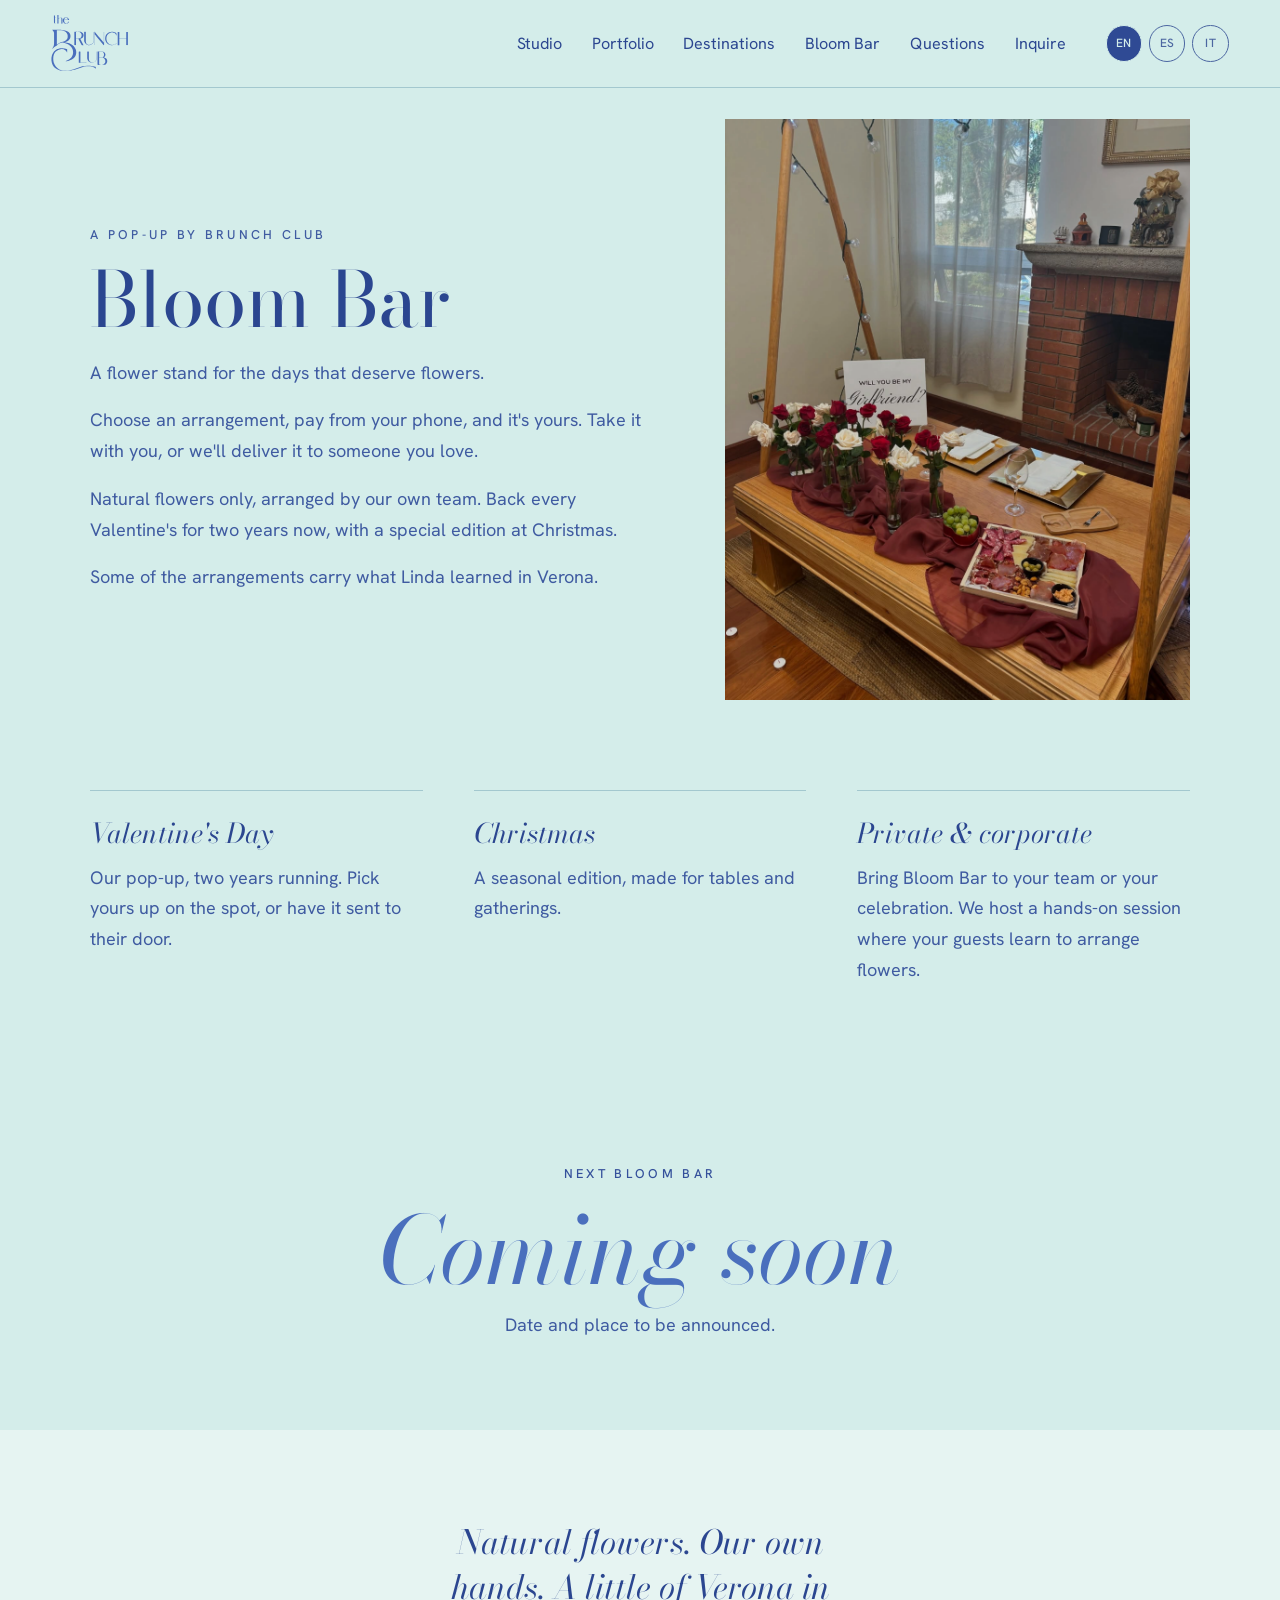
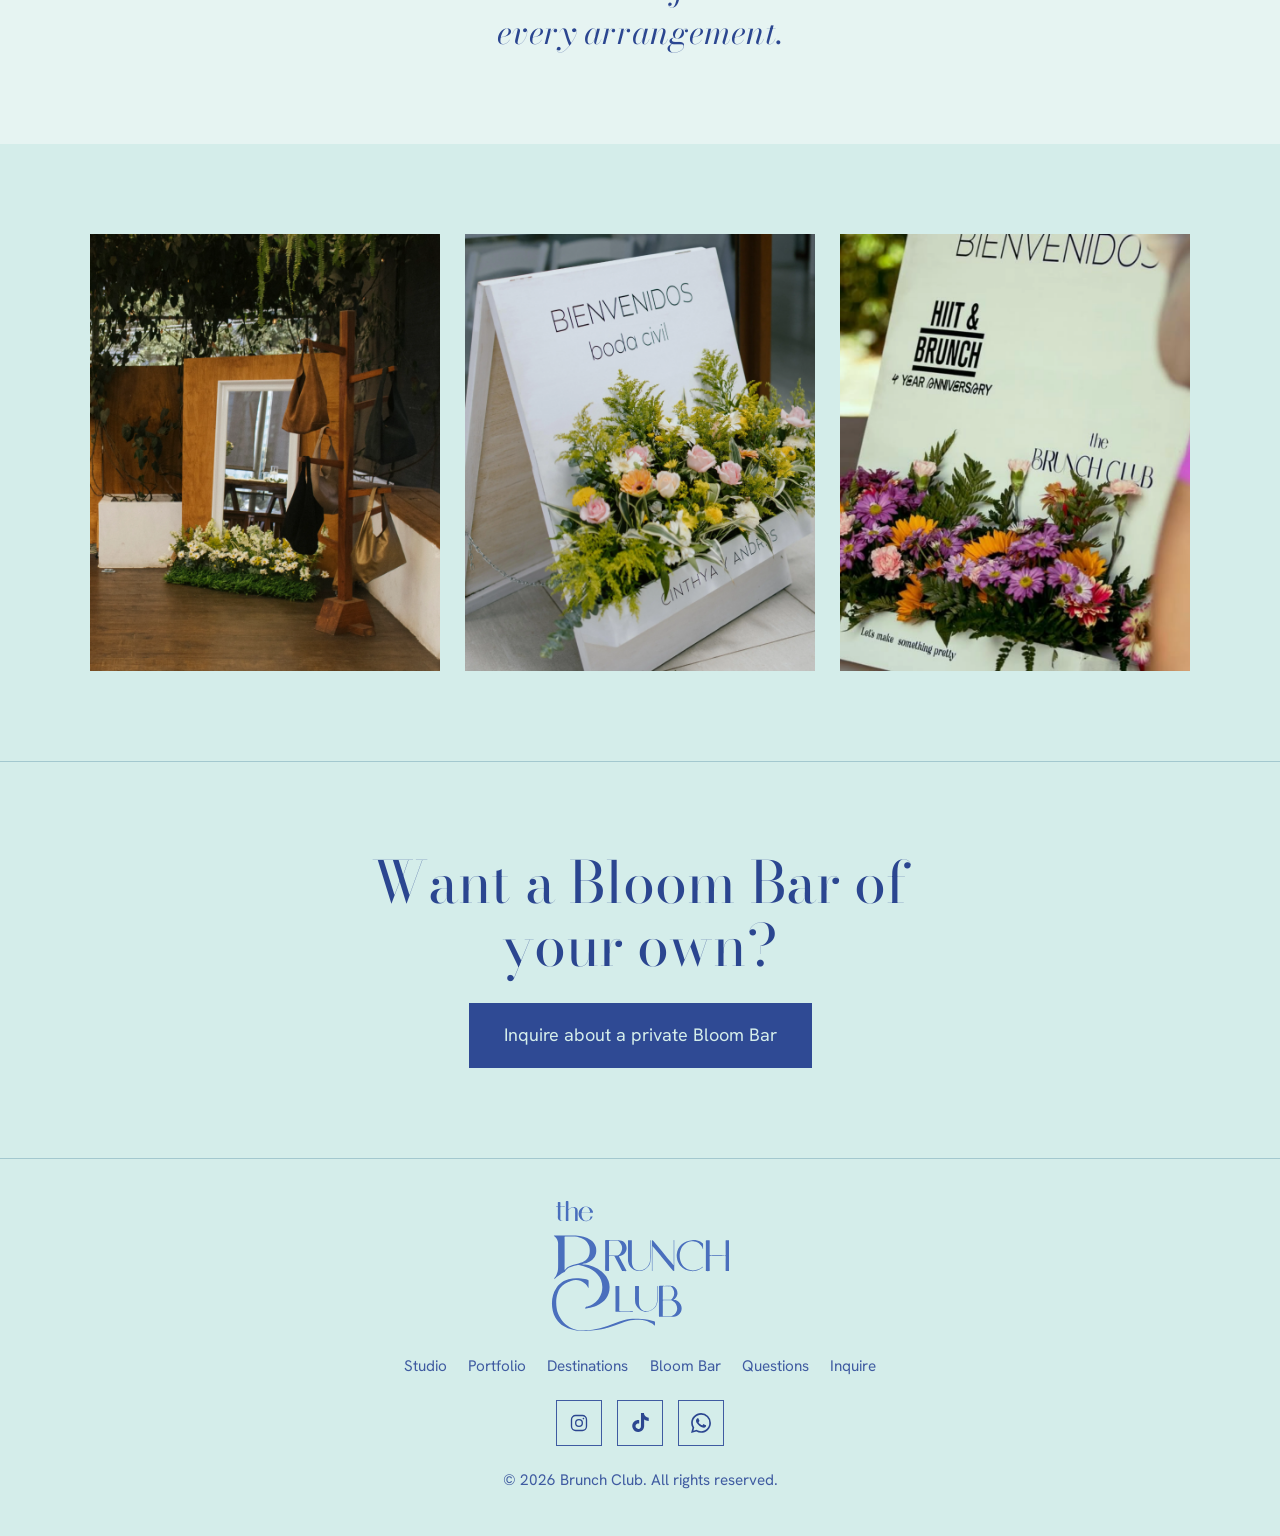
<file: bloom-bar.html>
<!doctype html><html lang="en"><head><title>Bloom Bar | Brunch Club</title><meta charset="utf-8"><meta name="build" content="2026-11-21-k"><meta name="theme-color" content="#D4EDEA"><meta name="viewport" content="width=device-width,initial-scale=1"><meta name="description" content="Boutique destination wedding planning, design and florals. Italy, Europe, Latin America."><link rel="preconnect" href="https://fonts.googleapis.com"><link rel="preconnect" href="https://fonts.gstatic.com" crossorigin><link href="https://fonts.googleapis.com/css2?family=Bodoni+Moda:ital,opsz,wght@0,6..96,400;1,6..96,400&family=Hanken+Grotesk:wght@400;500&display=swap" rel="stylesheet"><link rel="stylesheet" href="style.css?v=k"></head><body><svg width="0" height="0" style="position:absolute" aria-hidden="true" focusable="false"><symbol id="bc-logo" viewBox="0 0 675 491.2"><path fill-rule="evenodd" d="M91.4 75.3C90.7 72.7 91.1 67.1 91.1 64.1C91.1 56.6 91.2 49.1 91.1 41.6C91.1 38.1 91.8 32.4 90.3 29.2C86.1 20.6 75.2 25.3 70.1 30C69.1 31 66.1 32.7 65.8 34.1C65.4 35.3 65.7 42 65.7 43.8C65.7 51.1 65.7 58.3 65.7 65.6C65.7 68.2 66.2 73.3 65.4 75.5C63.5 76.1 58.1 76.1 56.3 75.2C55.6 72.9 56.1 60.3 56.1 56.8C56.1 48.6 56.1 40.5 56.1 32.3C56.1 27.9 55.9 23.4 56.3 19.1C56.3 18.4 56.1 17.7 56.1 17.1C56.1 13.7 55.6 3.1 56.4 0.6C58.2 0 63.8 0 65.5 0.7C66.2 4.2 65.7 18.1 65.7 22.6C65.7 25 65.2 29.4 66.1 31.2C68.2 30.4 70.9 27.7 73.2 26.4C78.9 23.1 85.1 21.3 91.6 23.3C101.7 26.5 101 35.7 100.9 44.4C100.8 50.3 100.9 56.2 100.7 62.1C100.7 65.2 101.4 73.2 100.4 75.5C99.5 75.8 93 76 92 75.8C91.7 75.7 91.7 75.5 91.4 75.3ZM25.6 22.7C24.1 22.2 20 22.8 19.2 22.3C18.8 22.1 19 21.9 18.8 21.7C19 21.5 19 21.3 19.3 21.2C20.6 20.6 23.7 21.3 25.5 20.9C26.8 17.4 25 8.3 26 4.3C27.9 3.7 33.3 3.7 35.1 4.3C36.6 7.5 34.5 17.2 35.8 20.8C38.8 21.6 44.9 21.1 48.3 21.1C49.9 21.1 52 20.7 53.3 21.7C51.9 23.1 54.6 20.7 53.1 22.1C52.2 22.9 49.5 22.4 48.4 22.4C44.3 22.4 39.9 22 35.9 22.6C34.9 25.1 35.5 31.1 35.5 34C35.5 42.6 35.5 51.2 35.5 59.8C35.5 62.6 34.9 70 36.1 72.2C38.1 75.8 40.6 73.3 43.1 74.6C43 74.8 43.2 74.9 42.9 75.2C41.9 76.1 38.1 75.8 36.8 75.6C31.6 74.4 27.1 71.1 26.1 65.6C25.3 61.2 26 56.4 26 51.9C26 46.1 25.8 40.2 25.8 34.4C25.8 31.5 26.4 25.2 25.6 22.7ZM159.1 43.6C156.9 44.7 150.5 44 147.7 44.1C141.4 44.2 120.4 43.5 116 44.3C114.8 46.7 115.5 51.8 115.8 54.4C117.2 65.2 123.5 76.4 136.1 74.5C137.2 74.3 138.5 74.3 139.5 73.9C143.8 72.5 147.2 68.7 148.4 64.4C148.9 62.6 148.4 60.5 149.2 58.8C151.2 58.2 155.5 58.2 157.3 59C157.2 61.1 155.3 63.6 154 65.3C149.5 71.5 141.4 76 133.7 76.2C121.4 76.6 110.4 70 105.8 58.3C105.6 57.8 105.6 57.2 105.4 56.6C104.4 53.7 104 50.4 104.2 47.3C104.9 37.4 109.4 29.7 117.8 24.4C118.8 23.7 120.1 23.4 121.2 22.9C123.9 21.6 127.5 20.6 130.6 20.6C141.3 20.6 150.5 25.3 156 34.6C157.5 37.2 159.3 40.6 159.1 43.6ZM147.5 42.4C148.2 40.3 146.8 36.8 145.9 34.8C145.4 33.6 145.1 32.4 144.5 31.3C142 26.5 137.7 22.1 131.9 22C125.2 21.9 120.6 28 118.3 33.6C117.3 36.1 115.8 39.5 116.2 42.2C118 43.3 122.1 42.7 124.3 42.7C129.5 42.6 134.8 42.7 140.1 42.7C142.4 42.7 145.4 43.2 147.5 42.4ZM128.1 406.1C128.4 405.1 129 404.5 129.5 403.6C130 402.7 130.5 401.8 131.2 401.1C132.4 400.1 138.1 398.7 139.9 398.1C146.1 396 151.9 393.2 157.5 389.9C174.5 379.8 185.8 364.3 191.4 345.6C193.1 339.6 193.7 333.4 193.9 327.3C195.1 287.8 167.1 261 131.8 249.1C124.5 246.7 116.9 244.2 109.4 243.1C106.8 242.7 104 241.6 101.5 242.1C93.5 243.8 71.7 249.4 65.3 253.5C61.3 256.1 58 259.2 55 262.8C53.7 264.4 53.1 266.9 51.6 268.3C50.3 269.4 48.1 269.8 46.6 270.6C42.2 272.9 37.8 275.3 33.8 278.3C29.3 281.6 24.6 284.8 20.5 288.5C18.4 290.3 15.2 294.1 12.9 295.2C12.6 294.3 12.4 292.9 12.7 291.8C12.9 291.4 18.6 283.5 19.6 281.5C24.1 272.3 26.6 262.7 26.8 252.4C27.2 231.9 26.8 211.3 26.8 190.7C26.8 183.8 26.8 176.8 26.8 169.9C26.8 165.3 27.1 160.5 26.4 155.9C25.4 148.6 22.3 143.6 17.7 138C16.3 136.3 11.7 133.3 11.2 132.6C10.9 132.1 11 131.5 11 130.9C11.3 130.6 11.4 130.3 11.9 130.2C13.8 129.7 20.8 130.1 23.2 130.1C34.5 130.1 45.8 130 57.2 130.1C64 130.2 70.8 130 77.7 130.1C83.1 130.2 88.5 130.1 93.9 130.5C113.5 131.9 133.6 135.6 150 147C154.4 150.1 158.7 153.8 161.9 158.3C165.3 163.2 168 167.6 169.5 173.5C171 179.3 171.2 185.5 170.9 191.4C170 210.2 156 225.5 138.9 232C134.8 233.6 130.5 235.3 126.1 236.3C124.6 236.6 119.3 237.7 118.2 238.5C116.8 239.6 119.2 237.8 118.1 238.9C121.1 240 125.8 239.9 129.2 240.4C137.2 241.5 145 243.4 152.8 245.6C158.2 247.1 163.4 249.6 168.5 252C190.4 262.3 209.4 279.4 217.4 302.6C219.8 309.4 221.2 316.5 221.4 323.7C222.3 357.6 203 383 172.2 395.4C167.6 397.3 163.1 399.1 158.3 400.3C151 402.2 144.9 403.9 137.4 405.2C134.8 405.7 130.5 406.8 128.1 406.1ZM51.6 134.8C50.8 137.2 51.4 141.3 51.4 144C51.4 150.5 51.4 157 51.4 163.5C51.4 185.3 51.4 207.2 51.4 229C51.4 236.7 51.2 244.4 51.4 252C51.5 254.7 50.7 258.6 51.8 260.9C53.3 259.9 56.2 255.4 58.3 253.7C63.8 249 67.8 247.5 74.2 244.6C78.9 242.5 84 241.2 88.9 239.8C109.1 234.3 129.7 231.2 141.3 211.5C145 205.3 146.1 197.4 146.3 190.3C146.6 183.9 146.2 177.2 144.5 171C139.6 153.1 124.4 142 107.1 137.5C96.5 134.7 84.7 134.5 73.8 134.5C69.9 134.5 54.1 134 51.6 134.8ZM383.8 170.6C382.9 172.2 383.3 175 383.3 176.9C383.3 181.6 383.3 186.3 383.3 190.9C383.3 207.9 383.2 224.9 383.2 241.9C383.2 247.6 383.3 253.3 383.3 258.9C383.3 260 383.6 263.4 383 264.1C382.8 264.5 382.5 264.4 382.2 264.5C381.9 264.3 381.6 264.3 381.4 263.9C381 263.1 381.3 258.7 381.3 257.5C381.3 250.9 381.3 244.3 381.3 237.7C381.3 215.8 380.8 193.8 381.3 172C381.4 166.4 381.3 160.8 381.3 155.2C381.3 153.1 380.8 149.8 381.7 148.1C384.6 147.2 385.1 148.8 386.8 150.8C387.4 151.5 388.1 152.1 388.6 152.8C393.3 158.7 398.1 164.5 402.9 170.2C412.4 181.7 421.8 193.3 431.5 204.6C437.1 211.2 442.1 218.3 448 224.6C449.1 225.6 449.8 227 450.8 228.1C453.4 231.2 456 234.2 458.5 237.3C459 238 462.5 242.5 462.9 242.7C465.2 243.7 461.2 241.8 463.4 242.6C464.2 240 463.6 225.2 463.6 221.2C463.8 204.5 463.6 187.7 463.6 170.9C463.6 165.2 463.6 159.4 463.6 153.7C463.6 152.6 463.3 149 463.8 148.2C464.1 147.9 464.4 148 464.7 147.8C465 148 465.3 147.9 465.5 148.3C466.1 149.3 465.7 153.5 465.7 154.8C465.7 161.6 465.7 168.3 465.7 175.1C465.7 190.1 465.7 205.1 465.7 220.1C465.7 225.2 465.5 230.4 465.7 235.6C465.8 242.1 465.7 248.6 465.7 255.1C465.7 257.7 466.2 261.9 465.4 264.2C461.7 265.7 460.3 262.6 458.2 260.1C453.5 254.7 449.2 248.7 444.4 243.4C441.2 239.9 438.4 236 435.3 232.4C428.9 224.8 422.7 217.2 416.4 209.5C415.3 208.1 413.9 206.8 412.8 205.3C409.3 200.8 405.6 196.3 401.8 192C397.4 187 393.3 181.6 389 176.4C388.2 175.5 384.9 171 384.3 170.6C382.6 169.6 385.4 171.4 383.8 170.6ZM574.3 182.5C572.8 180.4 571.8 175.9 570.3 173.2C566.5 166.2 561.3 160.2 554.1 156.4C550.2 154.3 545.5 153.5 541.2 153C537.5 152.6 533.9 152.1 530.2 152.5C517.5 153.7 506.2 160.8 498.1 170.4C495.6 173.4 493.3 176.4 491.8 180C481 204.1 485.9 237.8 508.8 253.4C511.2 255.1 513.6 256.8 516.2 258C529.7 264 544 263.5 557.5 258C561.5 256.3 565.5 254.1 568.9 251.4C570.4 250.2 572.1 247.7 574 248C574.1 248.4 574.4 248.5 574.2 249C573.3 250.7 567 255.3 565.1 256.4C563.8 257.2 562.5 258.1 561.1 258.8C551.8 263.6 540.6 265.4 530.2 264.9C513.4 264.3 498.7 257 487.9 244.1C485.1 240.7 483 236.7 481.1 232.8C479.5 229.6 478.2 226.3 477.3 222.8C475.6 215.7 474.3 208.2 475.2 200.8C478.9 169.3 502.3 150 533.2 147.9C544.1 147.1 555.7 148.6 565.4 153.9C568.3 155.5 573.1 158.7 574.5 161.9C574.9 162.8 574.6 172.2 574.6 173.9C574.6 176.6 575.2 179.9 574.3 182.5ZM239.9 208.5C237.1 207.7 229.3 208.2 225.9 208.2C223.9 208.2 221.4 207.8 219.5 208.5C218.7 211.3 219.3 218.8 219.3 222.2C219.3 231.7 219.3 241.2 219.3 250.7C219.3 253.7 219.9 261.7 219 264.1C216.9 264.8 206.8 264.8 204.9 264C204.2 261 204.7 242.9 204.7 238.3C204.7 220.3 204.7 202.3 204.7 184.3C204.7 176.2 204.7 168.1 204.7 160.1C204.7 157 204.2 151 204.9 148.4C207.4 147.4 219.1 148 222.6 148C231.9 148.1 241.2 148 250.6 148C258.1 148.1 265.5 147.9 271.9 152.5C275 154.7 278.3 157.4 280.3 160.6C286.6 170.3 287.9 182.6 281.9 192.8C280.4 195.4 278.6 198.4 276.2 200.3C272.5 203.3 268.7 205.7 264.1 207.1C261.9 207.8 258.9 207.7 256.9 208.6C257.4 211.2 261.8 218.8 263.4 221.7C266.3 227.2 268.9 232.9 271.9 238.3C274.3 242.6 276.6 246.9 278.8 251.3C280 253.9 285.1 262.3 285.3 264.4C285 264.6 284.9 264.8 284.5 264.9C282.6 265.2 275.5 264.8 273 264.8C271.7 264.9 269.9 265.3 268.9 264.2C267.9 262.9 262.7 252.3 261.6 250C257.5 241.7 253.1 233.6 248.8 225.5C246.3 221 242.5 212.2 239.9 208.5ZM291.3 148.4C293.5 147.9 303 147.8 305.2 148.3C306 150.4 305.5 153.4 305.5 155.7C305.5 160.9 305.5 166 305.5 171.2C305.5 186.7 305.5 202.2 305.5 217.7C305.5 227.7 304.8 238.4 309.3 247.7C311.4 252.3 314.8 256.7 319.3 259.2C330.6 265.6 346.5 262.3 356.7 255.3C364.9 249.7 370.3 241.2 373.1 231.8C374.9 225.7 374.1 216.3 374.1 209.9C374.1 196.2 374 182.5 374.1 168.9C374.2 163.8 374.2 158.7 374.2 153.6C374.2 152.6 373.9 149.3 374.3 148.6C374.5 148.2 374.8 148.3 375.1 148.1C375.5 148.3 375.9 148.3 376.1 148.8C376.4 149.5 376.2 156.1 376.2 157.5C376.2 167.2 376.1 177 376.2 186.7C376.2 196.9 377 223 375.2 231.4C374.2 236.2 371.9 241.6 369 245.6C357.9 261.2 339 268.6 320.5 262.5C315.4 260.8 310.4 258.3 306.3 254.8C300.9 250.2 296.4 244.3 293.8 237.6C293.1 235.8 292.7 233.8 292 231.9C290.7 228.2 290.8 221.5 290.8 217.5C290.8 209.8 290.8 202 290.8 194.3C290.8 183.7 291 173.1 291 162.5C291 159.5 290.4 150.5 291.3 148.4ZM585.5 264.8C584.5 262.6 585.1 259.2 585.1 256.7C585.1 250.9 585.1 245 585.1 239.2C585.1 218.5 585.1 197.9 585.1 177.2C585.1 170.6 585.1 164 585.1 157.4C585.1 155 584.5 150.9 585.5 148.8C587.8 148.2 596.8 148.3 599.2 148.7C600.2 150.9 599.6 159 599.6 161.9C599.6 172 599.6 182.2 599.6 192.4C599.6 195.2 599.1 203.2 600.1 205.2C603.4 206 610.6 205.4 614.3 205.4C623.9 205.4 633.5 205.4 643.1 205.4C645.7 205.4 657.4 205.8 659.1 205.5C659.4 205.4 659.4 205.2 659.7 205.1C660.5 202.2 659.9 194.8 659.9 191.4C659.9 181.8 659.9 172.3 659.9 162.7C659.9 159.5 659.3 151 660.4 148.5C662.3 147.9 672.3 147.9 674.2 148.6C675 151.2 674.5 156.6 674.5 159.5C674.5 167 674.5 174.5 674.5 182C674.5 200.9 674.5 219.7 674.5 238.5C674.5 244.3 674.5 250 674.5 255.8C674.5 258.5 675 261.7 674.2 264.2C672.5 265.1 662.1 265.1 660.2 264.2C659.4 261.9 659.9 253.4 659.9 250.3C659.9 240.8 659.9 231.3 659.9 221.8C659.9 218.4 660.5 210.8 659.7 207.9C657.6 206.9 647.4 207.5 644.4 207.5C634.1 207.5 623.8 207.5 613.6 207.5C610.7 207.5 602.1 207 599.9 207.8C599 210.3 599.6 218.1 599.6 221.2C599.6 231.3 599.6 241.4 599.6 251.5C599.6 254.3 600.2 262.7 599.2 264.8C597.2 265.4 587.6 265.4 585.5 264.8ZM219.5 150.4C218.8 153.1 219.3 165.1 219.3 168.8C219.3 177.1 219.3 185.3 219.3 193.6C219.3 197.1 218.8 202.6 219.5 205.8C221.5 206.7 230.2 206.2 233.1 206.2C243.4 206.2 252.1 207.7 260.2 200C261.7 198.6 262.8 196.7 263.9 195C268.8 187.5 270 177.4 267.4 168.8C266.2 164.6 263.7 160.8 260.9 157.4C258.6 154.6 255.7 151.8 252.4 150.3C250.8 149.6 238.3 150.1 235.6 150.1C232.9 150.1 221.9 149.7 220.1 150C219.8 150 219.8 150.3 219.5 150.4ZM141.7 299.8C142.4 303 141.9 315.3 141.9 319.5C141.9 322 142.3 326.7 141.6 328.9C140.2 327.9 138.5 323.8 137.3 322.1C135.2 319.1 132.7 316.6 130.3 313.9C128.9 312.4 127.1 311.2 125.5 309.9C116.9 302.9 105.9 299.1 94.9 298.6C88.3 298.3 81.6 300.2 75.3 302.1C58.9 306.8 44.3 316.1 34 329.8C27.5 338.4 22.1 355.9 20.7 366.6C19 379.2 19.6 391.6 21.3 404.2C22 408.7 22.6 413.3 24 417.6C32.1 442.7 48.8 465.5 72.6 477.9C80.4 481.9 89.6 485.4 98.3 487C115.3 490.1 139.5 489.2 156.6 486.5C175.8 483.4 194.7 478.5 213.1 472C233.5 464.8 253.3 455.9 274.3 450.4C292.4 445.6 311.4 444.4 330.1 445.3C344.7 445.9 364.3 447.6 378.3 451.8C381.4 452.7 390.7 454.7 392.8 456.2C393.2 457.9 393 469.1 392.6 471.1C392.6 471.5 392.4 471.5 392.3 471.7C390.5 470.9 385.2 465.3 382.2 463.3C372 456.9 357.7 450.6 345.6 449.4C330.1 447.9 307.5 448.8 292.4 452.4C283.7 454.5 275.3 458 266.8 460.9C249.4 466.8 232.2 473.4 214.6 478.9C211.3 479.9 207.8 480.6 204.4 481.3C195.6 483.1 186.9 484.9 178 486.4C162.3 489 146.4 490.6 130.5 490.8C124.4 490.9 118.3 491.2 112.2 490.9C91.4 489.9 66.9 484.9 49.1 473.5C45.8 471.4 42.4 469.6 39.3 467.2C29.7 459.8 21.6 450.3 15.8 439.7C2.9 416.2 0 380.6 7.9 355C10.5 346.4 14.4 338.3 19.3 330.8C22 326.6 24.4 322.3 27.9 318.6C32 314.3 36.5 310.1 41.3 306.6C45.8 303.5 50.8 301 55.9 299.1C59.3 297.8 62.7 296.4 66.2 295.4C81.8 291.3 98.2 290.5 114 293C121 294.1 136.5 295.4 141.7 299.8ZM408.3 437.2C407.4 435.1 408 431.1 407.9 428.6C407.8 421.8 407.9 415.1 407.9 408.3C407.9 387.8 407.9 367.3 407.9 346.8C407.9 340.9 407.9 335 407.9 329.1C407.9 326.7 407.5 322.9 408.3 320.9C411.8 320 423.6 320.7 428 320.7C435.7 320.6 451.9 319.8 458.7 321.6C461.7 322.5 464.7 324.3 467.2 326.3C475.2 332.9 479.6 343.4 477.2 353.9C475.9 359.2 473.2 364.3 469.2 368C468 369.2 466.5 370.4 465.1 371.3C464.4 371.7 463.1 372 462.6 372.5C461.5 373.9 463.5 371.7 462.6 373C463.6 373.4 468.7 373.9 470.6 374.3C474.7 375.3 478.8 377.8 482 380.4C492.1 388.8 496.2 402.9 492.2 415.5C491.1 419 489.1 422.1 487 425.1C485.4 427.2 483.4 429.4 481.3 431C471 438.3 464.4 437.3 452.5 437.4C444.2 437.4 436 437.5 427.7 437.5C424.5 437.5 410.3 438 408.3 437.2ZM244 418.1C243.1 415.8 243.7 412.3 243.7 409.7C243.7 403.9 243.7 398.2 243.7 392.4C243.7 376.2 243.7 359.9 243.7 343.7C243.7 339.7 243.1 324.1 244 321.5C246.2 320.9 255.7 320.7 257.8 321.4C258.7 323.4 258.2 326.1 258.2 328.3C258.3 333.4 258.2 338.5 258.2 343.6C258.2 360.3 258.2 377.1 258.2 393.9C258.2 397.8 257.6 413.4 258.5 416C261.2 416.9 267.8 416.3 271 416.3C279.6 416.3 288.3 416.5 297 416.2C299.6 416.1 302.1 416 304.7 415.9C306 415.8 307.4 415.4 308.7 415.4C309 415.4 309.1 415.6 309.3 415.7C309.5 416.6 309.5 417.2 309.2 418.1C306.1 418.8 290 418.3 285.5 418.3C276 418.3 266.5 418.4 257 418.4C253.3 418.3 247.4 418.9 244 418.1ZM318 321.4C320.3 320.8 329.8 320.7 332.1 321.6C332.8 324 332.3 335.4 332.3 338.7C332.3 350.7 332.3 362.6 332.3 374.5C332.3 383.5 332 392.9 336 401.2C337.3 404 338.9 406.7 341.1 408.9C346.1 413.7 351.3 415.6 358.1 416.1C375.5 417.4 392.1 406 398.3 390C401.2 382.5 400.9 374.9 400.9 367.1C400.9 357.6 400.9 348.1 400.9 338.6C400.9 334.3 400.9 330.1 400.9 325.8C400.9 324 400.3 322.1 402 321.2C402.4 321.4 402.6 321.3 402.9 321.7C403.2 322.2 402.9 328.9 402.9 330.1C402.9 339.2 402.9 348.3 402.9 357.4C402.9 372.4 404.7 386.9 395.4 399.8C381.9 418.5 356.9 423.9 337.3 411.5C331.3 407.7 326.2 402.2 322.8 396C322.2 394.9 321.8 393.6 321.2 392.6C316.7 384.6 317.6 370.2 317.6 361.1C317.6 352.2 317.7 343.3 317.7 334.3C317.7 330.9 317.1 324.4 318 321.4ZM422.9 323C422 325.4 422.5 333.8 422.5 336.9C422.5 345.1 422.5 353.2 422.5 361.4C422.5 364.4 422 370.6 422.8 373.1C425.2 373.7 441.7 373.2 445.5 373.2C447.4 373.2 452.1 373.8 453.7 373C456.2 371.7 459.3 367.3 460.8 365C469.4 351.5 466.1 333.1 453.4 323.4C451.8 322.1 447.8 322.7 445.8 322.7C441.9 322.7 425.3 322.2 422.9 323ZM422.8 375.7C422 378.4 422.5 390.4 422.5 394.1C422.5 403.2 422.5 412.3 422.5 421.4C422.5 425.2 421.9 431.6 422.8 435.1C425.4 436 436.1 435.3 439.7 435.4C443.3 435.4 451.3 435.8 454.5 435.2C458.2 434.4 462.1 432 465.1 429.8C467.9 427.7 470.2 424.8 471.9 421.9C473.1 419.9 474.3 417.9 475.1 415.7C476.1 412.9 476.5 409.8 476.7 406.8C477.2 394.6 470.6 383.3 459.9 377.5C458.2 376.6 455.9 375.6 454 375.4C450.2 374.9 442.9 375.4 438.8 375.4C435.7 375.3 425 374.9 422.8 375.7Z"/></symbol></svg><header class="solid"><a class="logo" href="index.html" aria-label="Brunch Club"><svg class="logo-mark" viewBox="0 0 675 491.2" aria-hidden="true"><use href="#bc-logo"/></svg></a><nav><a class="hide" href="index.html#studio" data-i="n.studio">Studio</a><a class="hide" href="portfolio.html" data-i="n.port">Portfolio</a><a class="hide" href="destinations.html" data-i="n.dest">Destinations</a><a class="hide" href="bloom-bar.html" data-i="n.bloom">Bloom Bar</a><a class="hide" href="kind-words.html" data-i="n.praise">Questions</a><a class="hide" href="inquire.html" data-i="n.inq">Inquire</a><span class="lang"><button data-l="en">EN</button><button data-l="es">ES</button><button data-l="it">IT</button></span></nav><button class="burger" aria-label="Menu" aria-expanded="false"><span></span><span></span></button></header><div class="menu"><a href="index.html#studio" data-i="n.studio">Studio</a><a href="portfolio.html" data-i="n.port">Portfolio</a><a href="destinations.html" data-i="n.dest">Destinations</a><a href="bloom-bar.html" data-i="n.bloom">Bloom Bar</a><a href="kind-words.html" data-i="n.praise">Questions</a><a href="inquire.html" data-i="n.inq">Inquire</a></div><main><section class="page"><div class="wrap about bbintro"><div><p class="eyebrow" data-i="bb.e">A pop-up by Brunch Club</p><h1 class="pt" data-i="bb.t">Bloom Bar</h1><p class="sub" data-i="bb.s">A flower stand for the days that deserve flowers.</p><p class="sub" data-i="bb.p1">Choose an arrangement, pay from your phone, and it's yours. Take it with you, or we'll deliver it to someone you love.</p><p class="sub" data-i="bb.p2">Natural flowers only, arranged by our own team. Back every Valentine's for two years now, with a special edition at Christmas.</p><p class="sub" data-i="bb.p3">Some of the arrangements carry what Linda learned in Verona.</p></div><img class="ph" src="images/bloombar-1.jpg" alt="" loading="lazy" decoding="async"></div></section><section class="bbocc"><div class="wrap"><div class="cols"><div><h3 data-i="bo1">Valentine's Day</h3><p data-i="bo1d">Our pop-up, two years running. Pick yours up on the spot, or have it sent to their door.</p></div><div><h3 data-i="bo2">Christmas</h3><p data-i="bo2d">A seasonal edition, made for tables and gatherings.</p></div><div><h3 data-i="bo3">Private &amp; corporate</h3><p data-i="bo3d">Bring Bloom Bar to your team or your celebration. We host a hands-on session where your guests learn to arrange flowers.</p></div></div></div></section><section class="bbnext"><div class="wrap"><p class="eyebrow" data-i="bb.nx">Next Bloom Bar</p><p class="soon" data-i="bb.nx2">Coming soon</p><p class="sub" data-i="bb.nx3">Date and place to be announced.</p></div></section><section class="bbq"><div class="wrap"><blockquote data-i="bb.q">Natural flowers. Our own hands. A little of Verona in every arrangement.</blockquote></div></section><section class="bbgal"><div class="wrap"><div class="pgrid" style="margin-top:0"><figure><img src="images/bloombar-2.jpg" alt="" loading="lazy" decoding="async" onerror="this.closest(\'figure\').remove()"></figure><figure><img src="images/bloombar-3.jpg" alt="" loading="lazy" decoding="async" onerror="this.closest(\'figure\').remove()"></figure><figure><img src="images/bloombar-4.jpg" alt="" loading="lazy" decoding="async" onerror="this.closest(\'figure\').remove()"></figure></div></div></section><section class="cta"><h2 data-i="bb.c">Want a Bloom Bar of your own?</h2><a class="btn fill" href="inquire.html?type=t7" data-i="bb.b">Inquire about a private Bloom Bar</a></section></main><footer><a class="flogo" href="index.html" aria-label="Brunch Club"><svg class="logo-mark" viewBox="0 0 675 491.2" aria-hidden="true"><use href="#bc-logo"/></svg></a><nav><a href="index.html#studio" data-i="n.studio">Studio</a><a href="portfolio.html" data-i="n.port">Portfolio</a><a href="destinations.html" data-i="n.dest">Destinations</a><a href="bloom-bar.html" data-i="n.bloom">Bloom Bar</a><a href="kind-words.html" data-i="n.praise">Questions</a><a href="inquire.html" data-i="n.inq">Inquire</a></nav><div class="social"><a href="https://www.instagram.com/brunchclub_gt/" target="_blank" rel="noopener" aria-label="Instagram"><svg viewBox="0 0 24 24" width="20" height="20" fill="none" stroke="currentColor" stroke-width="1.6" aria-hidden="true"><rect x="3" y="3" width="18" height="18" rx="5"/><circle cx="12" cy="12" r="4"/><circle cx="17.3" cy="6.7" r="1" fill="currentColor" stroke="none"/></svg></a><a href="https://www.tiktok.com/@thebrunchclub.gt" target="_blank" rel="noopener" aria-label="TikTok"><svg viewBox="0 0 24 24" width="19" height="19" fill="currentColor" aria-hidden="true"><path d="M12.5.02c1.3-.02 2.6-.01 3.9-.02.1 1.5.6 3.1 1.8 4.2 1.1 1.1 2.7 1.6 4.2 1.8v4c-1.4 0-2.9-.3-4.2-1-.6-.3-1.1-.6-1.6-.9 0 2.9 0 5.8 0 8.7-.1 1.4-.5 2.8-1.4 3.9-1.3 1.9-3.6 3.2-5.9 3.2-1.4.1-2.9-.3-4.1-1-2-1.2-3.4-3.4-3.6-5.7 0-.5 0-1 0-1.5.2-1.9 1.1-3.7 2.6-5 1.7-1.4 4-2.1 6.2-1.7 0 1.5 0 3-.1 4.4-1-.3-2.1-.2-3 .4-.6.4-1.1 1-1.4 1.8-.2.5-.1 1.1-.1 1.6.2 1.6 1.8 3 3.5 2.9 1.1 0 2.2-.7 2.8-1.6.2-.3.4-.7.4-1.1.1-1.8.1-3.6.1-5.4 0-4 0-8 0-12.1z"/></svg></a><a href="https://wa.link/uhs0wb" target="_blank" rel="noopener" aria-label="WhatsApp"><svg viewBox="0 0 24 24" width="20" height="20" fill="currentColor" aria-hidden="true"><path d="M17.472 14.382c-.297-.149-1.758-.867-2.03-.967-.273-.099-.471-.148-.67.15-.197.297-.767.966-.94 1.164-.173.199-.347.223-.644.075-.297-.15-1.255-.463-2.39-1.475-.883-.788-1.48-1.761-1.653-2.059-.173-.297-.018-.458.13-.606.134-.133.298-.347.446-.52.149-.174.198-.298.298-.497.099-.198.05-.371-.025-.52-.075-.149-.669-1.612-.916-2.207-.242-.579-.487-.5-.669-.51-.173-.008-.371-.01-.57-.01-.198 0-.52.074-.792.372-.272.297-1.04 1.016-1.04 2.479 0 1.462 1.065 2.875 1.213 3.074.149.198 2.096 3.2 5.077 4.487.709.306 1.262.489 1.694.625.712.227 1.36.195 1.871.118.571-.085 1.758-.719 2.006-1.413.248-.694.248-1.289.173-1.413-.074-.124-.272-.198-.57-.347m-5.421 7.403h-.004a9.87 9.87 0 01-5.031-1.378l-.361-.214-3.741.982.998-3.648-.235-.374a9.86 9.86 0 01-1.51-5.26c.001-5.45 4.436-9.884 9.888-9.884 2.64 0 5.122 1.03 6.988 2.898a9.825 9.825 0 012.893 6.994c-.003 5.45-4.437 9.884-9.885 9.884m8.413-18.297A11.815 11.815 0 0012.05 0C5.495 0 .16 5.335.157 11.892c0 2.096.547 4.142 1.588 5.945L.057 24l6.305-1.654a11.882 11.882 0 005.683 1.448h.005c6.554 0 11.89-5.335 11.893-11.893a11.821 11.821 0 00-3.48-8.413z"/></svg></a></div><span>© 2026 Brunch Club. <span data-i="foot">All rights reserved.</span></span></footer><a class="stick" href="inquire.html" data-i="n.inq">Inquire</a><script src="i18n.js?v=k"></script></body></html>
</file>
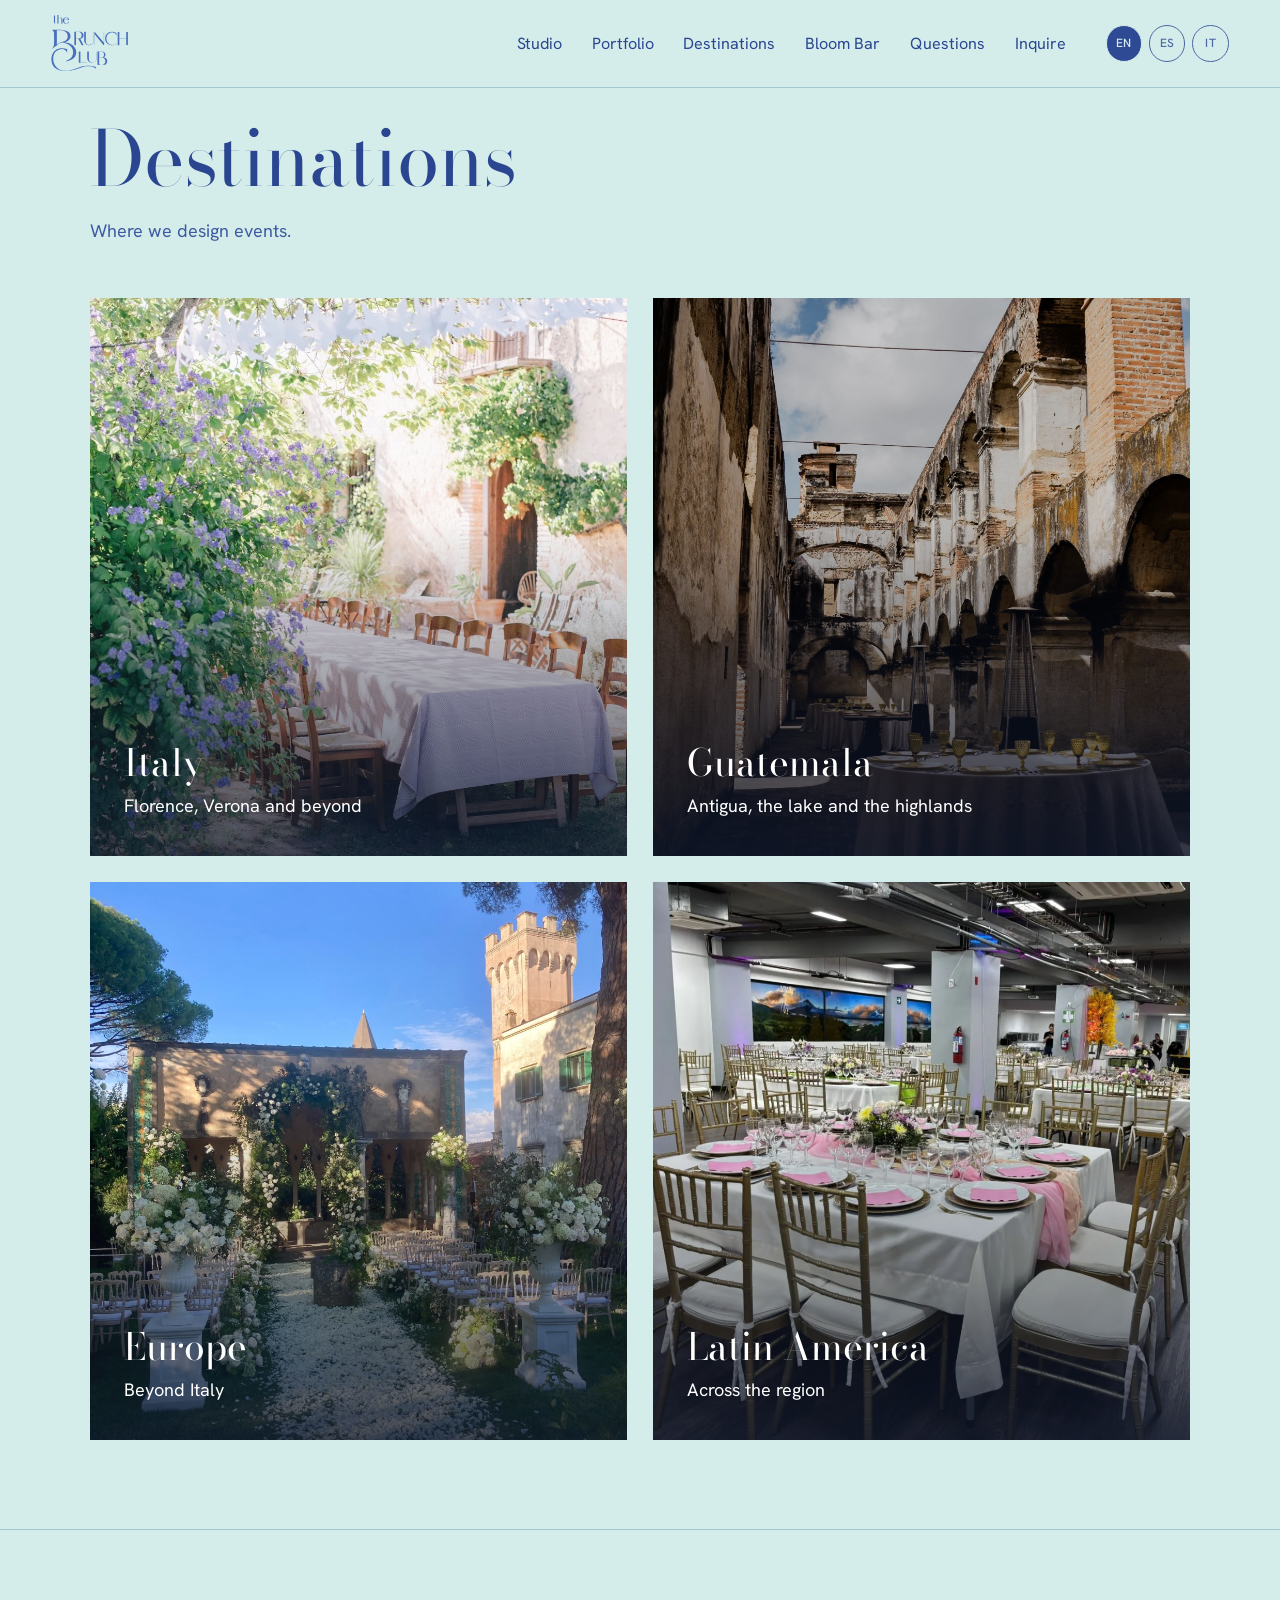
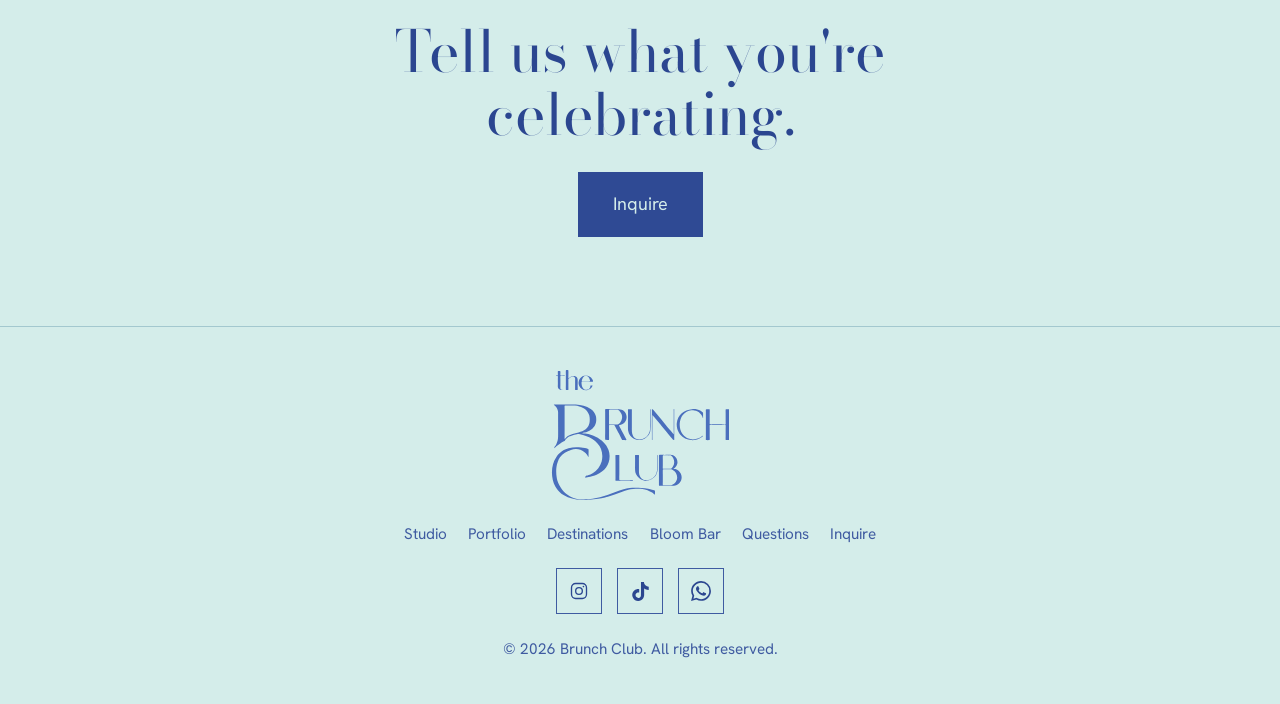
<file: destinations.html>
<!doctype html><html lang="en"><head><title>Destinations | Brunch Club</title><meta charset="utf-8"><meta name="build" content="2026-11-21-k"><meta name="theme-color" content="#D4EDEA"><meta name="viewport" content="width=device-width,initial-scale=1"><meta name="description" content="Boutique destination wedding planning, design and florals. Italy, Europe, Latin America."><link rel="preconnect" href="https://fonts.googleapis.com"><link rel="preconnect" href="https://fonts.gstatic.com" crossorigin><link href="https://fonts.googleapis.com/css2?family=Bodoni+Moda:ital,opsz,wght@0,6..96,400;1,6..96,400&family=Hanken+Grotesk:wght@400;500&display=swap" rel="stylesheet"><link rel="stylesheet" href="style.css?v=k"></head><body><svg width="0" height="0" style="position:absolute" aria-hidden="true" focusable="false"><symbol id="bc-logo" viewBox="0 0 675 491.2"><path fill-rule="evenodd" d="M91.4 75.3C90.7 72.7 91.1 67.1 91.1 64.1C91.1 56.6 91.2 49.1 91.1 41.6C91.1 38.1 91.8 32.4 90.3 29.2C86.1 20.6 75.2 25.3 70.1 30C69.1 31 66.1 32.7 65.8 34.1C65.4 35.3 65.7 42 65.7 43.8C65.7 51.1 65.7 58.3 65.7 65.6C65.7 68.2 66.2 73.3 65.4 75.5C63.5 76.1 58.1 76.1 56.3 75.2C55.6 72.9 56.1 60.3 56.1 56.8C56.1 48.6 56.1 40.5 56.1 32.3C56.1 27.9 55.9 23.4 56.3 19.1C56.3 18.4 56.1 17.7 56.1 17.1C56.1 13.7 55.6 3.1 56.4 0.6C58.2 0 63.8 0 65.5 0.7C66.2 4.2 65.7 18.1 65.7 22.6C65.7 25 65.2 29.4 66.1 31.2C68.2 30.4 70.9 27.7 73.2 26.4C78.9 23.1 85.1 21.3 91.6 23.3C101.7 26.5 101 35.7 100.9 44.4C100.8 50.3 100.9 56.2 100.7 62.1C100.7 65.2 101.4 73.2 100.4 75.5C99.5 75.8 93 76 92 75.8C91.7 75.7 91.7 75.5 91.4 75.3ZM25.6 22.7C24.1 22.2 20 22.8 19.2 22.3C18.8 22.1 19 21.9 18.8 21.7C19 21.5 19 21.3 19.3 21.2C20.6 20.6 23.7 21.3 25.5 20.9C26.8 17.4 25 8.3 26 4.3C27.9 3.7 33.3 3.7 35.1 4.3C36.6 7.5 34.5 17.2 35.8 20.8C38.8 21.6 44.9 21.1 48.3 21.1C49.9 21.1 52 20.7 53.3 21.7C51.9 23.1 54.6 20.7 53.1 22.1C52.2 22.9 49.5 22.4 48.4 22.4C44.3 22.4 39.9 22 35.9 22.6C34.9 25.1 35.5 31.1 35.5 34C35.5 42.6 35.5 51.2 35.5 59.8C35.5 62.6 34.9 70 36.1 72.2C38.1 75.8 40.6 73.3 43.1 74.6C43 74.8 43.2 74.9 42.9 75.2C41.9 76.1 38.1 75.8 36.8 75.6C31.6 74.4 27.1 71.1 26.1 65.6C25.3 61.2 26 56.4 26 51.9C26 46.1 25.8 40.2 25.8 34.4C25.8 31.5 26.4 25.2 25.6 22.7ZM159.1 43.6C156.9 44.7 150.5 44 147.7 44.1C141.4 44.2 120.4 43.5 116 44.3C114.8 46.7 115.5 51.8 115.8 54.4C117.2 65.2 123.5 76.4 136.1 74.5C137.2 74.3 138.5 74.3 139.5 73.9C143.8 72.5 147.2 68.7 148.4 64.4C148.9 62.6 148.4 60.5 149.2 58.8C151.2 58.2 155.5 58.2 157.3 59C157.2 61.1 155.3 63.6 154 65.3C149.5 71.5 141.4 76 133.7 76.2C121.4 76.6 110.4 70 105.8 58.3C105.6 57.8 105.6 57.2 105.4 56.6C104.4 53.7 104 50.4 104.2 47.3C104.9 37.4 109.4 29.7 117.8 24.4C118.8 23.7 120.1 23.4 121.2 22.9C123.9 21.6 127.5 20.6 130.6 20.6C141.3 20.6 150.5 25.3 156 34.6C157.5 37.2 159.3 40.6 159.1 43.6ZM147.5 42.4C148.2 40.3 146.8 36.8 145.9 34.8C145.4 33.6 145.1 32.4 144.5 31.3C142 26.5 137.7 22.1 131.9 22C125.2 21.9 120.6 28 118.3 33.6C117.3 36.1 115.8 39.5 116.2 42.2C118 43.3 122.1 42.7 124.3 42.7C129.5 42.6 134.8 42.7 140.1 42.7C142.4 42.7 145.4 43.2 147.5 42.4ZM128.1 406.1C128.4 405.1 129 404.5 129.5 403.6C130 402.7 130.5 401.8 131.2 401.1C132.4 400.1 138.1 398.7 139.9 398.1C146.1 396 151.9 393.2 157.5 389.9C174.5 379.8 185.8 364.3 191.4 345.6C193.1 339.6 193.7 333.4 193.9 327.3C195.1 287.8 167.1 261 131.8 249.1C124.5 246.7 116.9 244.2 109.4 243.1C106.8 242.7 104 241.6 101.5 242.1C93.5 243.8 71.7 249.4 65.3 253.5C61.3 256.1 58 259.2 55 262.8C53.7 264.4 53.1 266.9 51.6 268.3C50.3 269.4 48.1 269.8 46.6 270.6C42.2 272.9 37.8 275.3 33.8 278.3C29.3 281.6 24.6 284.8 20.5 288.5C18.4 290.3 15.2 294.1 12.9 295.2C12.6 294.3 12.4 292.9 12.7 291.8C12.9 291.4 18.6 283.5 19.6 281.5C24.1 272.3 26.6 262.7 26.8 252.4C27.2 231.9 26.8 211.3 26.8 190.7C26.8 183.8 26.8 176.8 26.8 169.9C26.8 165.3 27.1 160.5 26.4 155.9C25.4 148.6 22.3 143.6 17.7 138C16.3 136.3 11.7 133.3 11.2 132.6C10.9 132.1 11 131.5 11 130.9C11.3 130.6 11.4 130.3 11.9 130.2C13.8 129.7 20.8 130.1 23.2 130.1C34.5 130.1 45.8 130 57.2 130.1C64 130.2 70.8 130 77.7 130.1C83.1 130.2 88.5 130.1 93.9 130.5C113.5 131.9 133.6 135.6 150 147C154.4 150.1 158.7 153.8 161.9 158.3C165.3 163.2 168 167.6 169.5 173.5C171 179.3 171.2 185.5 170.9 191.4C170 210.2 156 225.5 138.9 232C134.8 233.6 130.5 235.3 126.1 236.3C124.6 236.6 119.3 237.7 118.2 238.5C116.8 239.6 119.2 237.8 118.1 238.9C121.1 240 125.8 239.9 129.2 240.4C137.2 241.5 145 243.4 152.8 245.6C158.2 247.1 163.4 249.6 168.5 252C190.4 262.3 209.4 279.4 217.4 302.6C219.8 309.4 221.2 316.5 221.4 323.7C222.3 357.6 203 383 172.2 395.4C167.6 397.3 163.1 399.1 158.3 400.3C151 402.2 144.9 403.9 137.4 405.2C134.8 405.7 130.5 406.8 128.1 406.1ZM51.6 134.8C50.8 137.2 51.4 141.3 51.4 144C51.4 150.5 51.4 157 51.4 163.5C51.4 185.3 51.4 207.2 51.4 229C51.4 236.7 51.2 244.4 51.4 252C51.5 254.7 50.7 258.6 51.8 260.9C53.3 259.9 56.2 255.4 58.3 253.7C63.8 249 67.8 247.5 74.2 244.6C78.9 242.5 84 241.2 88.9 239.8C109.1 234.3 129.7 231.2 141.3 211.5C145 205.3 146.1 197.4 146.3 190.3C146.6 183.9 146.2 177.2 144.5 171C139.6 153.1 124.4 142 107.1 137.5C96.5 134.7 84.7 134.5 73.8 134.5C69.9 134.5 54.1 134 51.6 134.8ZM383.8 170.6C382.9 172.2 383.3 175 383.3 176.9C383.3 181.6 383.3 186.3 383.3 190.9C383.3 207.9 383.2 224.9 383.2 241.9C383.2 247.6 383.3 253.3 383.3 258.9C383.3 260 383.6 263.4 383 264.1C382.8 264.5 382.5 264.4 382.2 264.5C381.9 264.3 381.6 264.3 381.4 263.9C381 263.1 381.3 258.7 381.3 257.5C381.3 250.9 381.3 244.3 381.3 237.7C381.3 215.8 380.8 193.8 381.3 172C381.4 166.4 381.3 160.8 381.3 155.2C381.3 153.1 380.8 149.8 381.7 148.1C384.6 147.2 385.1 148.8 386.8 150.8C387.4 151.5 388.1 152.1 388.6 152.8C393.3 158.7 398.1 164.5 402.9 170.2C412.4 181.7 421.8 193.3 431.5 204.6C437.1 211.2 442.1 218.3 448 224.6C449.1 225.6 449.8 227 450.8 228.1C453.4 231.2 456 234.2 458.5 237.3C459 238 462.5 242.5 462.9 242.7C465.2 243.7 461.2 241.8 463.4 242.6C464.2 240 463.6 225.2 463.6 221.2C463.8 204.5 463.6 187.7 463.6 170.9C463.6 165.2 463.6 159.4 463.6 153.7C463.6 152.6 463.3 149 463.8 148.2C464.1 147.9 464.4 148 464.7 147.8C465 148 465.3 147.9 465.5 148.3C466.1 149.3 465.7 153.5 465.7 154.8C465.7 161.6 465.7 168.3 465.7 175.1C465.7 190.1 465.7 205.1 465.7 220.1C465.7 225.2 465.5 230.4 465.7 235.6C465.8 242.1 465.7 248.6 465.7 255.1C465.7 257.7 466.2 261.9 465.4 264.2C461.7 265.7 460.3 262.6 458.2 260.1C453.5 254.7 449.2 248.7 444.4 243.4C441.2 239.9 438.4 236 435.3 232.4C428.9 224.8 422.7 217.2 416.4 209.5C415.3 208.1 413.9 206.8 412.8 205.3C409.3 200.8 405.6 196.3 401.8 192C397.4 187 393.3 181.6 389 176.4C388.2 175.5 384.9 171 384.3 170.6C382.6 169.6 385.4 171.4 383.8 170.6ZM574.3 182.5C572.8 180.4 571.8 175.9 570.3 173.2C566.5 166.2 561.3 160.2 554.1 156.4C550.2 154.3 545.5 153.5 541.2 153C537.5 152.6 533.9 152.1 530.2 152.5C517.5 153.7 506.2 160.8 498.1 170.4C495.6 173.4 493.3 176.4 491.8 180C481 204.1 485.9 237.8 508.8 253.4C511.2 255.1 513.6 256.8 516.2 258C529.7 264 544 263.5 557.5 258C561.5 256.3 565.5 254.1 568.9 251.4C570.4 250.2 572.1 247.7 574 248C574.1 248.4 574.4 248.5 574.2 249C573.3 250.7 567 255.3 565.1 256.4C563.8 257.2 562.5 258.1 561.1 258.8C551.8 263.6 540.6 265.4 530.2 264.9C513.4 264.3 498.7 257 487.9 244.1C485.1 240.7 483 236.7 481.1 232.8C479.5 229.6 478.2 226.3 477.3 222.8C475.6 215.7 474.3 208.2 475.2 200.8C478.9 169.3 502.3 150 533.2 147.9C544.1 147.1 555.7 148.6 565.4 153.9C568.3 155.5 573.1 158.7 574.5 161.9C574.9 162.8 574.6 172.2 574.6 173.9C574.6 176.6 575.2 179.9 574.3 182.5ZM239.9 208.5C237.1 207.7 229.3 208.2 225.9 208.2C223.9 208.2 221.4 207.8 219.5 208.5C218.7 211.3 219.3 218.8 219.3 222.2C219.3 231.7 219.3 241.2 219.3 250.7C219.3 253.7 219.9 261.7 219 264.1C216.9 264.8 206.8 264.8 204.9 264C204.2 261 204.7 242.9 204.7 238.3C204.7 220.3 204.7 202.3 204.7 184.3C204.7 176.2 204.7 168.1 204.7 160.1C204.7 157 204.2 151 204.9 148.4C207.4 147.4 219.1 148 222.6 148C231.9 148.1 241.2 148 250.6 148C258.1 148.1 265.5 147.9 271.9 152.5C275 154.7 278.3 157.4 280.3 160.6C286.6 170.3 287.9 182.6 281.9 192.8C280.4 195.4 278.6 198.4 276.2 200.3C272.5 203.3 268.7 205.7 264.1 207.1C261.9 207.8 258.9 207.7 256.9 208.6C257.4 211.2 261.8 218.8 263.4 221.7C266.3 227.2 268.9 232.9 271.9 238.3C274.3 242.6 276.6 246.9 278.8 251.3C280 253.9 285.1 262.3 285.3 264.4C285 264.6 284.9 264.8 284.5 264.9C282.6 265.2 275.5 264.8 273 264.8C271.7 264.9 269.9 265.3 268.9 264.2C267.9 262.9 262.7 252.3 261.6 250C257.5 241.7 253.1 233.6 248.8 225.5C246.3 221 242.5 212.2 239.9 208.5ZM291.3 148.4C293.5 147.9 303 147.8 305.2 148.3C306 150.4 305.5 153.4 305.5 155.7C305.5 160.9 305.5 166 305.5 171.2C305.5 186.7 305.5 202.2 305.5 217.7C305.5 227.7 304.8 238.4 309.3 247.7C311.4 252.3 314.8 256.7 319.3 259.2C330.6 265.6 346.5 262.3 356.7 255.3C364.9 249.7 370.3 241.2 373.1 231.8C374.9 225.7 374.1 216.3 374.1 209.9C374.1 196.2 374 182.5 374.1 168.9C374.2 163.8 374.2 158.7 374.2 153.6C374.2 152.6 373.9 149.3 374.3 148.6C374.5 148.2 374.8 148.3 375.1 148.1C375.5 148.3 375.9 148.3 376.1 148.8C376.4 149.5 376.2 156.1 376.2 157.5C376.2 167.2 376.1 177 376.2 186.7C376.2 196.9 377 223 375.2 231.4C374.2 236.2 371.9 241.6 369 245.6C357.9 261.2 339 268.6 320.5 262.5C315.4 260.8 310.4 258.3 306.3 254.8C300.9 250.2 296.4 244.3 293.8 237.6C293.1 235.8 292.7 233.8 292 231.9C290.7 228.2 290.8 221.5 290.8 217.5C290.8 209.8 290.8 202 290.8 194.3C290.8 183.7 291 173.1 291 162.5C291 159.5 290.4 150.5 291.3 148.4ZM585.5 264.8C584.5 262.6 585.1 259.2 585.1 256.7C585.1 250.9 585.1 245 585.1 239.2C585.1 218.5 585.1 197.9 585.1 177.2C585.1 170.6 585.1 164 585.1 157.4C585.1 155 584.5 150.9 585.5 148.8C587.8 148.2 596.8 148.3 599.2 148.7C600.2 150.9 599.6 159 599.6 161.9C599.6 172 599.6 182.2 599.6 192.4C599.6 195.2 599.1 203.2 600.1 205.2C603.4 206 610.6 205.4 614.3 205.4C623.9 205.4 633.5 205.4 643.1 205.4C645.7 205.4 657.4 205.8 659.1 205.5C659.4 205.4 659.4 205.2 659.7 205.1C660.5 202.2 659.9 194.8 659.9 191.4C659.9 181.8 659.9 172.3 659.9 162.7C659.9 159.5 659.3 151 660.4 148.5C662.3 147.9 672.3 147.9 674.2 148.6C675 151.2 674.5 156.6 674.5 159.5C674.5 167 674.5 174.5 674.5 182C674.5 200.9 674.5 219.7 674.5 238.5C674.5 244.3 674.5 250 674.5 255.8C674.5 258.5 675 261.7 674.2 264.2C672.5 265.1 662.1 265.1 660.2 264.2C659.4 261.9 659.9 253.4 659.9 250.3C659.9 240.8 659.9 231.3 659.9 221.8C659.9 218.4 660.5 210.8 659.7 207.9C657.6 206.9 647.4 207.5 644.4 207.5C634.1 207.5 623.8 207.5 613.6 207.5C610.7 207.5 602.1 207 599.9 207.8C599 210.3 599.6 218.1 599.6 221.2C599.6 231.3 599.6 241.4 599.6 251.5C599.6 254.3 600.2 262.7 599.2 264.8C597.2 265.4 587.6 265.4 585.5 264.8ZM219.5 150.4C218.8 153.1 219.3 165.1 219.3 168.8C219.3 177.1 219.3 185.3 219.3 193.6C219.3 197.1 218.8 202.6 219.5 205.8C221.5 206.7 230.2 206.2 233.1 206.2C243.4 206.2 252.1 207.7 260.2 200C261.7 198.6 262.8 196.7 263.9 195C268.8 187.5 270 177.4 267.4 168.8C266.2 164.6 263.7 160.8 260.9 157.4C258.6 154.6 255.7 151.8 252.4 150.3C250.8 149.6 238.3 150.1 235.6 150.1C232.9 150.1 221.9 149.7 220.1 150C219.8 150 219.8 150.3 219.5 150.4ZM141.7 299.8C142.4 303 141.9 315.3 141.9 319.5C141.9 322 142.3 326.7 141.6 328.9C140.2 327.9 138.5 323.8 137.3 322.1C135.2 319.1 132.7 316.6 130.3 313.9C128.9 312.4 127.1 311.2 125.5 309.9C116.9 302.9 105.9 299.1 94.9 298.6C88.3 298.3 81.6 300.2 75.3 302.1C58.9 306.8 44.3 316.1 34 329.8C27.5 338.4 22.1 355.9 20.7 366.6C19 379.2 19.6 391.6 21.3 404.2C22 408.7 22.6 413.3 24 417.6C32.1 442.7 48.8 465.5 72.6 477.9C80.4 481.9 89.6 485.4 98.3 487C115.3 490.1 139.5 489.2 156.6 486.5C175.8 483.4 194.7 478.5 213.1 472C233.5 464.8 253.3 455.9 274.3 450.4C292.4 445.6 311.4 444.4 330.1 445.3C344.7 445.9 364.3 447.6 378.3 451.8C381.4 452.7 390.7 454.7 392.8 456.2C393.2 457.9 393 469.1 392.6 471.1C392.6 471.5 392.4 471.5 392.3 471.7C390.5 470.9 385.2 465.3 382.2 463.3C372 456.9 357.7 450.6 345.6 449.4C330.1 447.9 307.5 448.8 292.4 452.4C283.7 454.5 275.3 458 266.8 460.9C249.4 466.8 232.2 473.4 214.6 478.9C211.3 479.9 207.8 480.6 204.4 481.3C195.6 483.1 186.9 484.9 178 486.4C162.3 489 146.4 490.6 130.5 490.8C124.4 490.9 118.3 491.2 112.2 490.9C91.4 489.9 66.9 484.9 49.1 473.5C45.8 471.4 42.4 469.6 39.3 467.2C29.7 459.8 21.6 450.3 15.8 439.7C2.9 416.2 0 380.6 7.9 355C10.5 346.4 14.4 338.3 19.3 330.8C22 326.6 24.4 322.3 27.9 318.6C32 314.3 36.5 310.1 41.3 306.6C45.8 303.5 50.8 301 55.9 299.1C59.3 297.8 62.7 296.4 66.2 295.4C81.8 291.3 98.2 290.5 114 293C121 294.1 136.5 295.4 141.7 299.8ZM408.3 437.2C407.4 435.1 408 431.1 407.9 428.6C407.8 421.8 407.9 415.1 407.9 408.3C407.9 387.8 407.9 367.3 407.9 346.8C407.9 340.9 407.9 335 407.9 329.1C407.9 326.7 407.5 322.9 408.3 320.9C411.8 320 423.6 320.7 428 320.7C435.7 320.6 451.9 319.8 458.7 321.6C461.7 322.5 464.7 324.3 467.2 326.3C475.2 332.9 479.6 343.4 477.2 353.9C475.9 359.2 473.2 364.3 469.2 368C468 369.2 466.5 370.4 465.1 371.3C464.4 371.7 463.1 372 462.6 372.5C461.5 373.9 463.5 371.7 462.6 373C463.6 373.4 468.7 373.9 470.6 374.3C474.7 375.3 478.8 377.8 482 380.4C492.1 388.8 496.2 402.9 492.2 415.5C491.1 419 489.1 422.1 487 425.1C485.4 427.2 483.4 429.4 481.3 431C471 438.3 464.4 437.3 452.5 437.4C444.2 437.4 436 437.5 427.7 437.5C424.5 437.5 410.3 438 408.3 437.2ZM244 418.1C243.1 415.8 243.7 412.3 243.7 409.7C243.7 403.9 243.7 398.2 243.7 392.4C243.7 376.2 243.7 359.9 243.7 343.7C243.7 339.7 243.1 324.1 244 321.5C246.2 320.9 255.7 320.7 257.8 321.4C258.7 323.4 258.2 326.1 258.2 328.3C258.3 333.4 258.2 338.5 258.2 343.6C258.2 360.3 258.2 377.1 258.2 393.9C258.2 397.8 257.6 413.4 258.5 416C261.2 416.9 267.8 416.3 271 416.3C279.6 416.3 288.3 416.5 297 416.2C299.6 416.1 302.1 416 304.7 415.9C306 415.8 307.4 415.4 308.7 415.4C309 415.4 309.1 415.6 309.3 415.7C309.5 416.6 309.5 417.2 309.2 418.1C306.1 418.8 290 418.3 285.5 418.3C276 418.3 266.5 418.4 257 418.4C253.3 418.3 247.4 418.9 244 418.1ZM318 321.4C320.3 320.8 329.8 320.7 332.1 321.6C332.8 324 332.3 335.4 332.3 338.7C332.3 350.7 332.3 362.6 332.3 374.5C332.3 383.5 332 392.9 336 401.2C337.3 404 338.9 406.7 341.1 408.9C346.1 413.7 351.3 415.6 358.1 416.1C375.5 417.4 392.1 406 398.3 390C401.2 382.5 400.9 374.9 400.9 367.1C400.9 357.6 400.9 348.1 400.9 338.6C400.9 334.3 400.9 330.1 400.9 325.8C400.9 324 400.3 322.1 402 321.2C402.4 321.4 402.6 321.3 402.9 321.7C403.2 322.2 402.9 328.9 402.9 330.1C402.9 339.2 402.9 348.3 402.9 357.4C402.9 372.4 404.7 386.9 395.4 399.8C381.9 418.5 356.9 423.9 337.3 411.5C331.3 407.7 326.2 402.2 322.8 396C322.2 394.9 321.8 393.6 321.2 392.6C316.7 384.6 317.6 370.2 317.6 361.1C317.6 352.2 317.7 343.3 317.7 334.3C317.7 330.9 317.1 324.4 318 321.4ZM422.9 323C422 325.4 422.5 333.8 422.5 336.9C422.5 345.1 422.5 353.2 422.5 361.4C422.5 364.4 422 370.6 422.8 373.1C425.2 373.7 441.7 373.2 445.5 373.2C447.4 373.2 452.1 373.8 453.7 373C456.2 371.7 459.3 367.3 460.8 365C469.4 351.5 466.1 333.1 453.4 323.4C451.8 322.1 447.8 322.7 445.8 322.7C441.9 322.7 425.3 322.2 422.9 323ZM422.8 375.7C422 378.4 422.5 390.4 422.5 394.1C422.5 403.2 422.5 412.3 422.5 421.4C422.5 425.2 421.9 431.6 422.8 435.1C425.4 436 436.1 435.3 439.7 435.4C443.3 435.4 451.3 435.8 454.5 435.2C458.2 434.4 462.1 432 465.1 429.8C467.9 427.7 470.2 424.8 471.9 421.9C473.1 419.9 474.3 417.9 475.1 415.7C476.1 412.9 476.5 409.8 476.7 406.8C477.2 394.6 470.6 383.3 459.9 377.5C458.2 376.6 455.9 375.6 454 375.4C450.2 374.9 442.9 375.4 438.8 375.4C435.7 375.3 425 374.9 422.8 375.7Z"/></symbol></svg><header class="solid"><a class="logo" href="index.html" aria-label="Brunch Club"><svg class="logo-mark" viewBox="0 0 675 491.2" aria-hidden="true"><use href="#bc-logo"/></svg></a><nav><a class="hide" href="index.html#studio" data-i="n.studio">Studio</a><a class="hide" href="portfolio.html" data-i="n.port">Portfolio</a><a class="hide" href="destinations.html" data-i="n.dest">Destinations</a><a class="hide" href="bloom-bar.html" data-i="n.bloom">Bloom Bar</a><a class="hide" href="kind-words.html" data-i="n.praise">Questions</a><a class="hide" href="inquire.html" data-i="n.inq">Inquire</a><span class="lang"><button data-l="en">EN</button><button data-l="es">ES</button><button data-l="it">IT</button></span></nav><button class="burger" aria-label="Menu" aria-expanded="false"><span></span><span></span></button></header><div class="menu"><a href="index.html#studio" data-i="n.studio">Studio</a><a href="portfolio.html" data-i="n.port">Portfolio</a><a href="destinations.html" data-i="n.dest">Destinations</a><a href="bloom-bar.html" data-i="n.bloom">Bloom Bar</a><a href="kind-words.html" data-i="n.praise">Questions</a><a href="inquire.html" data-i="n.inq">Inquire</a></div><main><section class="page"><div class="wrap"><h1 class="pt" data-i="dd.t">Destinations</h1><p class="sub" data-i="dd.s">Where we design events.</p><div style="margin-top:3rem"><div class="dest"><a href="inquire.html"><img src="images/italy.jpg" alt="" loading="lazy" decoding="async"><h3 data-i="d1">Italy</h3><span data-i="d1d">Florence, Verona and beyond</span></a><a href="inquire.html"><img src="images/guatemala.jpg" alt="" loading="lazy" decoding="async"><h3 data-i="d2">Guatemala</h3><span data-i="d2d">Antigua, the lake and the highlands</span></a><a href="inquire.html"><img src="images/europe.jpg" alt="" loading="lazy" decoding="async"><h3 data-i="d3">Europe</h3><span data-i="d3d">Beyond Italy</span></a><a href="inquire.html"><img src="images/latam.jpg" alt="" loading="lazy" decoding="async"><h3 data-i="d4">Latin America</h3><span data-i="d4d">Across the region</span></a></div></div></div></section><section class="cta"><h2 data-i="c.t">Tell us what you're celebrating.</h2><a class="btn fill" href="inquire.html" data-i="c.b">Inquire</a></section></main><footer><a class="flogo" href="index.html" aria-label="Brunch Club"><svg class="logo-mark" viewBox="0 0 675 491.2" aria-hidden="true"><use href="#bc-logo"/></svg></a><nav><a href="index.html#studio" data-i="n.studio">Studio</a><a href="portfolio.html" data-i="n.port">Portfolio</a><a href="destinations.html" data-i="n.dest">Destinations</a><a href="bloom-bar.html" data-i="n.bloom">Bloom Bar</a><a href="kind-words.html" data-i="n.praise">Questions</a><a href="inquire.html" data-i="n.inq">Inquire</a></nav><div class="social"><a href="https://www.instagram.com/brunchclub_gt/" target="_blank" rel="noopener" aria-label="Instagram"><svg viewBox="0 0 24 24" width="20" height="20" fill="none" stroke="currentColor" stroke-width="1.6" aria-hidden="true"><rect x="3" y="3" width="18" height="18" rx="5"/><circle cx="12" cy="12" r="4"/><circle cx="17.3" cy="6.7" r="1" fill="currentColor" stroke="none"/></svg></a><a href="https://www.tiktok.com/@thebrunchclub.gt" target="_blank" rel="noopener" aria-label="TikTok"><svg viewBox="0 0 24 24" width="19" height="19" fill="currentColor" aria-hidden="true"><path d="M12.5.02c1.3-.02 2.6-.01 3.9-.02.1 1.5.6 3.1 1.8 4.2 1.1 1.1 2.7 1.6 4.2 1.8v4c-1.4 0-2.9-.3-4.2-1-.6-.3-1.1-.6-1.6-.9 0 2.9 0 5.8 0 8.7-.1 1.4-.5 2.8-1.4 3.9-1.3 1.9-3.6 3.2-5.9 3.2-1.4.1-2.9-.3-4.1-1-2-1.2-3.4-3.4-3.6-5.7 0-.5 0-1 0-1.5.2-1.9 1.1-3.7 2.6-5 1.7-1.4 4-2.1 6.2-1.7 0 1.5 0 3-.1 4.4-1-.3-2.1-.2-3 .4-.6.4-1.1 1-1.4 1.8-.2.5-.1 1.1-.1 1.6.2 1.6 1.8 3 3.5 2.9 1.1 0 2.2-.7 2.8-1.6.2-.3.4-.7.4-1.1.1-1.8.1-3.6.1-5.4 0-4 0-8 0-12.1z"/></svg></a><a href="https://wa.link/uhs0wb" target="_blank" rel="noopener" aria-label="WhatsApp"><svg viewBox="0 0 24 24" width="20" height="20" fill="currentColor" aria-hidden="true"><path d="M17.472 14.382c-.297-.149-1.758-.867-2.03-.967-.273-.099-.471-.148-.67.15-.197.297-.767.966-.94 1.164-.173.199-.347.223-.644.075-.297-.15-1.255-.463-2.39-1.475-.883-.788-1.48-1.761-1.653-2.059-.173-.297-.018-.458.13-.606.134-.133.298-.347.446-.52.149-.174.198-.298.298-.497.099-.198.05-.371-.025-.52-.075-.149-.669-1.612-.916-2.207-.242-.579-.487-.5-.669-.51-.173-.008-.371-.01-.57-.01-.198 0-.52.074-.792.372-.272.297-1.04 1.016-1.04 2.479 0 1.462 1.065 2.875 1.213 3.074.149.198 2.096 3.2 5.077 4.487.709.306 1.262.489 1.694.625.712.227 1.36.195 1.871.118.571-.085 1.758-.719 2.006-1.413.248-.694.248-1.289.173-1.413-.074-.124-.272-.198-.57-.347m-5.421 7.403h-.004a9.87 9.87 0 01-5.031-1.378l-.361-.214-3.741.982.998-3.648-.235-.374a9.86 9.86 0 01-1.51-5.26c.001-5.45 4.436-9.884 9.888-9.884 2.64 0 5.122 1.03 6.988 2.898a9.825 9.825 0 012.893 6.994c-.003 5.45-4.437 9.884-9.885 9.884m8.413-18.297A11.815 11.815 0 0012.05 0C5.495 0 .16 5.335.157 11.892c0 2.096.547 4.142 1.588 5.945L.057 24l6.305-1.654a11.882 11.882 0 005.683 1.448h.005c6.554 0 11.89-5.335 11.893-11.893a11.821 11.821 0 00-3.48-8.413z"/></svg></a></div><span>© 2026 Brunch Club. <span data-i="foot">All rights reserved.</span></span></footer><a class="stick" href="inquire.html" data-i="n.inq">Inquire</a><script src="i18n.js?v=k"></script></body></html>
</file>
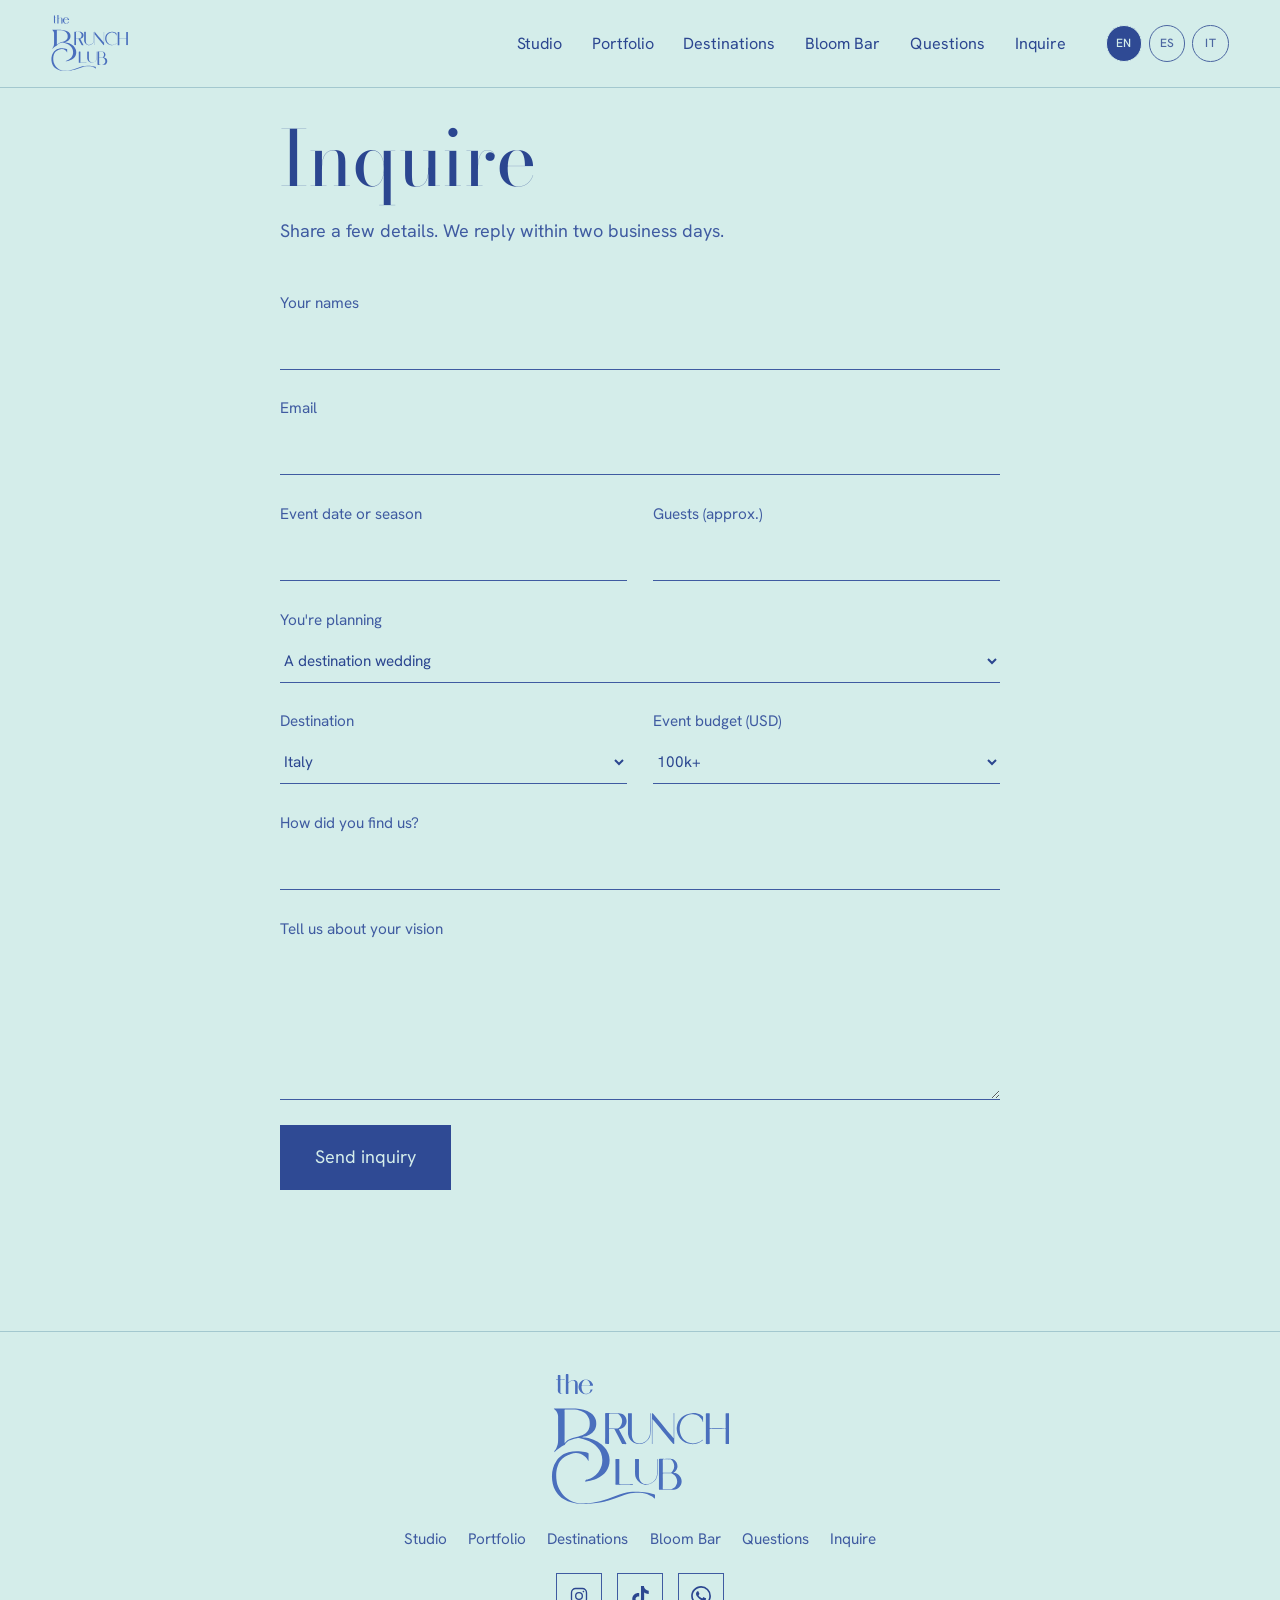
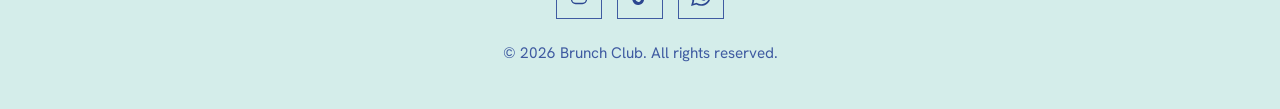
<file: inquire.html>
<!doctype html><html lang="en"><head><title>Inquire | Brunch Club</title><meta charset="utf-8"><meta name="build" content="2026-11-21-k"><meta name="theme-color" content="#D4EDEA"><meta name="viewport" content="width=device-width,initial-scale=1"><meta name="description" content="Boutique destination wedding planning, design and florals. Italy, Europe, Latin America."><link rel="preconnect" href="https://fonts.googleapis.com"><link rel="preconnect" href="https://fonts.gstatic.com" crossorigin><link href="https://fonts.googleapis.com/css2?family=Bodoni+Moda:ital,opsz,wght@0,6..96,400;1,6..96,400&family=Hanken+Grotesk:wght@400;500&display=swap" rel="stylesheet"><link rel="stylesheet" href="style.css?v=k"></head><body><svg width="0" height="0" style="position:absolute" aria-hidden="true" focusable="false"><symbol id="bc-logo" viewBox="0 0 675 491.2"><path fill-rule="evenodd" d="M91.4 75.3C90.7 72.7 91.1 67.1 91.1 64.1C91.1 56.6 91.2 49.1 91.1 41.6C91.1 38.1 91.8 32.4 90.3 29.2C86.1 20.6 75.2 25.3 70.1 30C69.1 31 66.1 32.7 65.8 34.1C65.4 35.3 65.7 42 65.7 43.8C65.7 51.1 65.7 58.3 65.7 65.6C65.7 68.2 66.2 73.3 65.4 75.5C63.5 76.1 58.1 76.1 56.3 75.2C55.6 72.9 56.1 60.3 56.1 56.8C56.1 48.6 56.1 40.5 56.1 32.3C56.1 27.9 55.9 23.4 56.3 19.1C56.3 18.4 56.1 17.7 56.1 17.1C56.1 13.7 55.6 3.1 56.4 0.6C58.2 0 63.8 0 65.5 0.7C66.2 4.2 65.7 18.1 65.7 22.6C65.7 25 65.2 29.4 66.1 31.2C68.2 30.4 70.9 27.7 73.2 26.4C78.9 23.1 85.1 21.3 91.6 23.3C101.7 26.5 101 35.7 100.9 44.4C100.8 50.3 100.9 56.2 100.7 62.1C100.7 65.2 101.4 73.2 100.4 75.5C99.5 75.8 93 76 92 75.8C91.7 75.7 91.7 75.5 91.4 75.3ZM25.6 22.7C24.1 22.2 20 22.8 19.2 22.3C18.8 22.1 19 21.9 18.8 21.7C19 21.5 19 21.3 19.3 21.2C20.6 20.6 23.7 21.3 25.5 20.9C26.8 17.4 25 8.3 26 4.3C27.9 3.7 33.3 3.7 35.1 4.3C36.6 7.5 34.5 17.2 35.8 20.8C38.8 21.6 44.9 21.1 48.3 21.1C49.9 21.1 52 20.7 53.3 21.7C51.9 23.1 54.6 20.7 53.1 22.1C52.2 22.9 49.5 22.4 48.4 22.4C44.3 22.4 39.9 22 35.9 22.6C34.9 25.1 35.5 31.1 35.5 34C35.5 42.6 35.5 51.2 35.5 59.8C35.5 62.6 34.9 70 36.1 72.2C38.1 75.8 40.6 73.3 43.1 74.6C43 74.8 43.2 74.9 42.9 75.2C41.9 76.1 38.1 75.8 36.8 75.6C31.6 74.4 27.1 71.1 26.1 65.6C25.3 61.2 26 56.4 26 51.9C26 46.1 25.8 40.2 25.8 34.4C25.8 31.5 26.4 25.2 25.6 22.7ZM159.1 43.6C156.9 44.7 150.5 44 147.7 44.1C141.4 44.2 120.4 43.5 116 44.3C114.8 46.7 115.5 51.8 115.8 54.4C117.2 65.2 123.5 76.4 136.1 74.5C137.2 74.3 138.5 74.3 139.5 73.9C143.8 72.5 147.2 68.7 148.4 64.4C148.9 62.6 148.4 60.5 149.2 58.8C151.2 58.2 155.5 58.2 157.3 59C157.2 61.1 155.3 63.6 154 65.3C149.5 71.5 141.4 76 133.7 76.2C121.4 76.6 110.4 70 105.8 58.3C105.6 57.8 105.6 57.2 105.4 56.6C104.4 53.7 104 50.4 104.2 47.3C104.9 37.4 109.4 29.7 117.8 24.4C118.8 23.7 120.1 23.4 121.2 22.9C123.9 21.6 127.5 20.6 130.6 20.6C141.3 20.6 150.5 25.3 156 34.6C157.5 37.2 159.3 40.6 159.1 43.6ZM147.5 42.4C148.2 40.3 146.8 36.8 145.9 34.8C145.4 33.6 145.1 32.4 144.5 31.3C142 26.5 137.7 22.1 131.9 22C125.2 21.9 120.6 28 118.3 33.6C117.3 36.1 115.8 39.5 116.2 42.2C118 43.3 122.1 42.7 124.3 42.7C129.5 42.6 134.8 42.7 140.1 42.7C142.4 42.7 145.4 43.2 147.5 42.4ZM128.1 406.1C128.4 405.1 129 404.5 129.5 403.6C130 402.7 130.5 401.8 131.2 401.1C132.4 400.1 138.1 398.7 139.9 398.1C146.1 396 151.9 393.2 157.5 389.9C174.5 379.8 185.8 364.3 191.4 345.6C193.1 339.6 193.7 333.4 193.9 327.3C195.1 287.8 167.1 261 131.8 249.1C124.5 246.7 116.9 244.2 109.4 243.1C106.8 242.7 104 241.6 101.5 242.1C93.5 243.8 71.7 249.4 65.3 253.5C61.3 256.1 58 259.2 55 262.8C53.7 264.4 53.1 266.9 51.6 268.3C50.3 269.4 48.1 269.8 46.6 270.6C42.2 272.9 37.8 275.3 33.8 278.3C29.3 281.6 24.6 284.8 20.5 288.5C18.4 290.3 15.2 294.1 12.9 295.2C12.6 294.3 12.4 292.9 12.7 291.8C12.9 291.4 18.6 283.5 19.6 281.5C24.1 272.3 26.6 262.7 26.8 252.4C27.2 231.9 26.8 211.3 26.8 190.7C26.8 183.8 26.8 176.8 26.8 169.9C26.8 165.3 27.1 160.5 26.4 155.9C25.4 148.6 22.3 143.6 17.7 138C16.3 136.3 11.7 133.3 11.2 132.6C10.9 132.1 11 131.5 11 130.9C11.3 130.6 11.4 130.3 11.9 130.2C13.8 129.7 20.8 130.1 23.2 130.1C34.5 130.1 45.8 130 57.2 130.1C64 130.2 70.8 130 77.7 130.1C83.1 130.2 88.5 130.1 93.9 130.5C113.5 131.9 133.6 135.6 150 147C154.4 150.1 158.7 153.8 161.9 158.3C165.3 163.2 168 167.6 169.5 173.5C171 179.3 171.2 185.5 170.9 191.4C170 210.2 156 225.5 138.9 232C134.8 233.6 130.5 235.3 126.1 236.3C124.6 236.6 119.3 237.7 118.2 238.5C116.8 239.6 119.2 237.8 118.1 238.9C121.1 240 125.8 239.9 129.2 240.4C137.2 241.5 145 243.4 152.8 245.6C158.2 247.1 163.4 249.6 168.5 252C190.4 262.3 209.4 279.4 217.4 302.6C219.8 309.4 221.2 316.5 221.4 323.7C222.3 357.6 203 383 172.2 395.4C167.6 397.3 163.1 399.1 158.3 400.3C151 402.2 144.9 403.9 137.4 405.2C134.8 405.7 130.5 406.8 128.1 406.1ZM51.6 134.8C50.8 137.2 51.4 141.3 51.4 144C51.4 150.5 51.4 157 51.4 163.5C51.4 185.3 51.4 207.2 51.4 229C51.4 236.7 51.2 244.4 51.4 252C51.5 254.7 50.7 258.6 51.8 260.9C53.3 259.9 56.2 255.4 58.3 253.7C63.8 249 67.8 247.5 74.2 244.6C78.9 242.5 84 241.2 88.9 239.8C109.1 234.3 129.7 231.2 141.3 211.5C145 205.3 146.1 197.4 146.3 190.3C146.6 183.9 146.2 177.2 144.5 171C139.6 153.1 124.4 142 107.1 137.5C96.5 134.7 84.7 134.5 73.8 134.5C69.9 134.5 54.1 134 51.6 134.8ZM383.8 170.6C382.9 172.2 383.3 175 383.3 176.9C383.3 181.6 383.3 186.3 383.3 190.9C383.3 207.9 383.2 224.9 383.2 241.9C383.2 247.6 383.3 253.3 383.3 258.9C383.3 260 383.6 263.4 383 264.1C382.8 264.5 382.5 264.4 382.2 264.5C381.9 264.3 381.6 264.3 381.4 263.9C381 263.1 381.3 258.7 381.3 257.5C381.3 250.9 381.3 244.3 381.3 237.7C381.3 215.8 380.8 193.8 381.3 172C381.4 166.4 381.3 160.8 381.3 155.2C381.3 153.1 380.8 149.8 381.7 148.1C384.6 147.2 385.1 148.8 386.8 150.8C387.4 151.5 388.1 152.1 388.6 152.8C393.3 158.7 398.1 164.5 402.9 170.2C412.4 181.7 421.8 193.3 431.5 204.6C437.1 211.2 442.1 218.3 448 224.6C449.1 225.6 449.8 227 450.8 228.1C453.4 231.2 456 234.2 458.5 237.3C459 238 462.5 242.5 462.9 242.7C465.2 243.7 461.2 241.8 463.4 242.6C464.2 240 463.6 225.2 463.6 221.2C463.8 204.5 463.6 187.7 463.6 170.9C463.6 165.2 463.6 159.4 463.6 153.7C463.6 152.6 463.3 149 463.8 148.2C464.1 147.9 464.4 148 464.7 147.8C465 148 465.3 147.9 465.5 148.3C466.1 149.3 465.7 153.5 465.7 154.8C465.7 161.6 465.7 168.3 465.7 175.1C465.7 190.1 465.7 205.1 465.7 220.1C465.7 225.2 465.5 230.4 465.7 235.6C465.8 242.1 465.7 248.6 465.7 255.1C465.7 257.7 466.2 261.9 465.4 264.2C461.7 265.7 460.3 262.6 458.2 260.1C453.5 254.7 449.2 248.7 444.4 243.4C441.2 239.9 438.4 236 435.3 232.4C428.9 224.8 422.7 217.2 416.4 209.5C415.3 208.1 413.9 206.8 412.8 205.3C409.3 200.8 405.6 196.3 401.8 192C397.4 187 393.3 181.6 389 176.4C388.2 175.5 384.9 171 384.3 170.6C382.6 169.6 385.4 171.4 383.8 170.6ZM574.3 182.5C572.8 180.4 571.8 175.9 570.3 173.2C566.5 166.2 561.3 160.2 554.1 156.4C550.2 154.3 545.5 153.5 541.2 153C537.5 152.6 533.9 152.1 530.2 152.5C517.5 153.7 506.2 160.8 498.1 170.4C495.6 173.4 493.3 176.4 491.8 180C481 204.1 485.9 237.8 508.8 253.4C511.2 255.1 513.6 256.8 516.2 258C529.7 264 544 263.5 557.5 258C561.5 256.3 565.5 254.1 568.9 251.4C570.4 250.2 572.1 247.7 574 248C574.1 248.4 574.4 248.5 574.2 249C573.3 250.7 567 255.3 565.1 256.4C563.8 257.2 562.5 258.1 561.1 258.8C551.8 263.6 540.6 265.4 530.2 264.9C513.4 264.3 498.7 257 487.9 244.1C485.1 240.7 483 236.7 481.1 232.8C479.5 229.6 478.2 226.3 477.3 222.8C475.6 215.7 474.3 208.2 475.2 200.8C478.9 169.3 502.3 150 533.2 147.9C544.1 147.1 555.7 148.6 565.4 153.9C568.3 155.5 573.1 158.7 574.5 161.9C574.9 162.8 574.6 172.2 574.6 173.9C574.6 176.6 575.2 179.9 574.3 182.5ZM239.9 208.5C237.1 207.7 229.3 208.2 225.9 208.2C223.9 208.2 221.4 207.8 219.5 208.5C218.7 211.3 219.3 218.8 219.3 222.2C219.3 231.7 219.3 241.2 219.3 250.7C219.3 253.7 219.9 261.7 219 264.1C216.9 264.8 206.8 264.8 204.9 264C204.2 261 204.7 242.9 204.7 238.3C204.7 220.3 204.7 202.3 204.7 184.3C204.7 176.2 204.7 168.1 204.7 160.1C204.7 157 204.2 151 204.9 148.4C207.4 147.4 219.1 148 222.6 148C231.9 148.1 241.2 148 250.6 148C258.1 148.1 265.5 147.9 271.9 152.5C275 154.7 278.3 157.4 280.3 160.6C286.6 170.3 287.9 182.6 281.9 192.8C280.4 195.4 278.6 198.4 276.2 200.3C272.5 203.3 268.7 205.7 264.1 207.1C261.9 207.8 258.9 207.7 256.9 208.6C257.4 211.2 261.8 218.8 263.4 221.7C266.3 227.2 268.9 232.9 271.9 238.3C274.3 242.6 276.6 246.9 278.8 251.3C280 253.9 285.1 262.3 285.3 264.4C285 264.6 284.9 264.8 284.5 264.9C282.6 265.2 275.5 264.8 273 264.8C271.7 264.9 269.9 265.3 268.9 264.2C267.9 262.9 262.7 252.3 261.6 250C257.5 241.7 253.1 233.6 248.8 225.5C246.3 221 242.5 212.2 239.9 208.5ZM291.3 148.4C293.5 147.9 303 147.8 305.2 148.3C306 150.4 305.5 153.4 305.5 155.7C305.5 160.9 305.5 166 305.5 171.2C305.5 186.7 305.5 202.2 305.5 217.7C305.5 227.7 304.8 238.4 309.3 247.7C311.4 252.3 314.8 256.7 319.3 259.2C330.6 265.6 346.5 262.3 356.7 255.3C364.9 249.7 370.3 241.2 373.1 231.8C374.9 225.7 374.1 216.3 374.1 209.9C374.1 196.2 374 182.5 374.1 168.9C374.2 163.8 374.2 158.7 374.2 153.6C374.2 152.6 373.9 149.3 374.3 148.6C374.5 148.2 374.8 148.3 375.1 148.1C375.5 148.3 375.9 148.3 376.1 148.8C376.4 149.5 376.2 156.1 376.2 157.5C376.2 167.2 376.1 177 376.2 186.7C376.2 196.9 377 223 375.2 231.4C374.2 236.2 371.9 241.6 369 245.6C357.9 261.2 339 268.6 320.5 262.5C315.4 260.8 310.4 258.3 306.3 254.8C300.9 250.2 296.4 244.3 293.8 237.6C293.1 235.8 292.7 233.8 292 231.9C290.7 228.2 290.8 221.5 290.8 217.5C290.8 209.8 290.8 202 290.8 194.3C290.8 183.7 291 173.1 291 162.5C291 159.5 290.4 150.5 291.3 148.4ZM585.5 264.8C584.5 262.6 585.1 259.2 585.1 256.7C585.1 250.9 585.1 245 585.1 239.2C585.1 218.5 585.1 197.9 585.1 177.2C585.1 170.6 585.1 164 585.1 157.4C585.1 155 584.5 150.9 585.5 148.8C587.8 148.2 596.8 148.3 599.2 148.7C600.2 150.9 599.6 159 599.6 161.9C599.6 172 599.6 182.2 599.6 192.4C599.6 195.2 599.1 203.2 600.1 205.2C603.4 206 610.6 205.4 614.3 205.4C623.9 205.4 633.5 205.4 643.1 205.4C645.7 205.4 657.4 205.8 659.1 205.5C659.4 205.4 659.4 205.2 659.7 205.1C660.5 202.2 659.9 194.8 659.9 191.4C659.9 181.8 659.9 172.3 659.9 162.7C659.9 159.5 659.3 151 660.4 148.5C662.3 147.9 672.3 147.9 674.2 148.6C675 151.2 674.5 156.6 674.5 159.5C674.5 167 674.5 174.5 674.5 182C674.5 200.9 674.5 219.7 674.5 238.5C674.5 244.3 674.5 250 674.5 255.8C674.5 258.5 675 261.7 674.2 264.2C672.5 265.1 662.1 265.1 660.2 264.2C659.4 261.9 659.9 253.4 659.9 250.3C659.9 240.8 659.9 231.3 659.9 221.8C659.9 218.4 660.5 210.8 659.7 207.9C657.6 206.9 647.4 207.5 644.4 207.5C634.1 207.5 623.8 207.5 613.6 207.5C610.7 207.5 602.1 207 599.9 207.8C599 210.3 599.6 218.1 599.6 221.2C599.6 231.3 599.6 241.4 599.6 251.5C599.6 254.3 600.2 262.7 599.2 264.8C597.2 265.4 587.6 265.4 585.5 264.8ZM219.5 150.4C218.8 153.1 219.3 165.1 219.3 168.8C219.3 177.1 219.3 185.3 219.3 193.6C219.3 197.1 218.8 202.6 219.5 205.8C221.5 206.7 230.2 206.2 233.1 206.2C243.4 206.2 252.1 207.7 260.2 200C261.7 198.6 262.8 196.7 263.9 195C268.8 187.5 270 177.4 267.4 168.8C266.2 164.6 263.7 160.8 260.9 157.4C258.6 154.6 255.7 151.8 252.4 150.3C250.8 149.6 238.3 150.1 235.6 150.1C232.9 150.1 221.9 149.7 220.1 150C219.8 150 219.8 150.3 219.5 150.4ZM141.7 299.8C142.4 303 141.9 315.3 141.9 319.5C141.9 322 142.3 326.7 141.6 328.9C140.2 327.9 138.5 323.8 137.3 322.1C135.2 319.1 132.7 316.6 130.3 313.9C128.9 312.4 127.1 311.2 125.5 309.9C116.9 302.9 105.9 299.1 94.9 298.6C88.3 298.3 81.6 300.2 75.3 302.1C58.9 306.8 44.3 316.1 34 329.8C27.5 338.4 22.1 355.9 20.7 366.6C19 379.2 19.6 391.6 21.3 404.2C22 408.7 22.6 413.3 24 417.6C32.1 442.7 48.8 465.5 72.6 477.9C80.4 481.9 89.6 485.4 98.3 487C115.3 490.1 139.5 489.2 156.6 486.5C175.8 483.4 194.7 478.5 213.1 472C233.5 464.8 253.3 455.9 274.3 450.4C292.4 445.6 311.4 444.4 330.1 445.3C344.7 445.9 364.3 447.6 378.3 451.8C381.4 452.7 390.7 454.7 392.8 456.2C393.2 457.9 393 469.1 392.6 471.1C392.6 471.5 392.4 471.5 392.3 471.7C390.5 470.9 385.2 465.3 382.2 463.3C372 456.9 357.7 450.6 345.6 449.4C330.1 447.9 307.5 448.8 292.4 452.4C283.7 454.5 275.3 458 266.8 460.9C249.4 466.8 232.2 473.4 214.6 478.9C211.3 479.9 207.8 480.6 204.4 481.3C195.6 483.1 186.9 484.9 178 486.4C162.3 489 146.4 490.6 130.5 490.8C124.4 490.9 118.3 491.2 112.2 490.9C91.4 489.9 66.9 484.9 49.1 473.5C45.8 471.4 42.4 469.6 39.3 467.2C29.7 459.8 21.6 450.3 15.8 439.7C2.9 416.2 0 380.6 7.9 355C10.5 346.4 14.4 338.3 19.3 330.8C22 326.6 24.4 322.3 27.9 318.6C32 314.3 36.5 310.1 41.3 306.6C45.8 303.5 50.8 301 55.9 299.1C59.3 297.8 62.7 296.4 66.2 295.4C81.8 291.3 98.2 290.5 114 293C121 294.1 136.5 295.4 141.7 299.8ZM408.3 437.2C407.4 435.1 408 431.1 407.9 428.6C407.8 421.8 407.9 415.1 407.9 408.3C407.9 387.8 407.9 367.3 407.9 346.8C407.9 340.9 407.9 335 407.9 329.1C407.9 326.7 407.5 322.9 408.3 320.9C411.8 320 423.6 320.7 428 320.7C435.7 320.6 451.9 319.8 458.7 321.6C461.7 322.5 464.7 324.3 467.2 326.3C475.2 332.9 479.6 343.4 477.2 353.9C475.9 359.2 473.2 364.3 469.2 368C468 369.2 466.5 370.4 465.1 371.3C464.4 371.7 463.1 372 462.6 372.5C461.5 373.9 463.5 371.7 462.6 373C463.6 373.4 468.7 373.9 470.6 374.3C474.7 375.3 478.8 377.8 482 380.4C492.1 388.8 496.2 402.9 492.2 415.5C491.1 419 489.1 422.1 487 425.1C485.4 427.2 483.4 429.4 481.3 431C471 438.3 464.4 437.3 452.5 437.4C444.2 437.4 436 437.5 427.7 437.5C424.5 437.5 410.3 438 408.3 437.2ZM244 418.1C243.1 415.8 243.7 412.3 243.7 409.7C243.7 403.9 243.7 398.2 243.7 392.4C243.7 376.2 243.7 359.9 243.7 343.7C243.7 339.7 243.1 324.1 244 321.5C246.2 320.9 255.7 320.7 257.8 321.4C258.7 323.4 258.2 326.1 258.2 328.3C258.3 333.4 258.2 338.5 258.2 343.6C258.2 360.3 258.2 377.1 258.2 393.9C258.2 397.8 257.6 413.4 258.5 416C261.2 416.9 267.8 416.3 271 416.3C279.6 416.3 288.3 416.5 297 416.2C299.6 416.1 302.1 416 304.7 415.9C306 415.8 307.4 415.4 308.7 415.4C309 415.4 309.1 415.6 309.3 415.7C309.5 416.6 309.5 417.2 309.2 418.1C306.1 418.8 290 418.3 285.5 418.3C276 418.3 266.5 418.4 257 418.4C253.3 418.3 247.4 418.9 244 418.1ZM318 321.4C320.3 320.8 329.8 320.7 332.1 321.6C332.8 324 332.3 335.4 332.3 338.7C332.3 350.7 332.3 362.6 332.3 374.5C332.3 383.5 332 392.9 336 401.2C337.3 404 338.9 406.7 341.1 408.9C346.1 413.7 351.3 415.6 358.1 416.1C375.5 417.4 392.1 406 398.3 390C401.2 382.5 400.9 374.9 400.9 367.1C400.9 357.6 400.9 348.1 400.9 338.6C400.9 334.3 400.9 330.1 400.9 325.8C400.9 324 400.3 322.1 402 321.2C402.4 321.4 402.6 321.3 402.9 321.7C403.2 322.2 402.9 328.9 402.9 330.1C402.9 339.2 402.9 348.3 402.9 357.4C402.9 372.4 404.7 386.9 395.4 399.8C381.9 418.5 356.9 423.9 337.3 411.5C331.3 407.7 326.2 402.2 322.8 396C322.2 394.9 321.8 393.6 321.2 392.6C316.7 384.6 317.6 370.2 317.6 361.1C317.6 352.2 317.7 343.3 317.7 334.3C317.7 330.9 317.1 324.4 318 321.4ZM422.9 323C422 325.4 422.5 333.8 422.5 336.9C422.5 345.1 422.5 353.2 422.5 361.4C422.5 364.4 422 370.6 422.8 373.1C425.2 373.7 441.7 373.2 445.5 373.2C447.4 373.2 452.1 373.8 453.7 373C456.2 371.7 459.3 367.3 460.8 365C469.4 351.5 466.1 333.1 453.4 323.4C451.8 322.1 447.8 322.7 445.8 322.7C441.9 322.7 425.3 322.2 422.9 323ZM422.8 375.7C422 378.4 422.5 390.4 422.5 394.1C422.5 403.2 422.5 412.3 422.5 421.4C422.5 425.2 421.9 431.6 422.8 435.1C425.4 436 436.1 435.3 439.7 435.4C443.3 435.4 451.3 435.8 454.5 435.2C458.2 434.4 462.1 432 465.1 429.8C467.9 427.7 470.2 424.8 471.9 421.9C473.1 419.9 474.3 417.9 475.1 415.7C476.1 412.9 476.5 409.8 476.7 406.8C477.2 394.6 470.6 383.3 459.9 377.5C458.2 376.6 455.9 375.6 454 375.4C450.2 374.9 442.9 375.4 438.8 375.4C435.7 375.3 425 374.9 422.8 375.7Z"/></symbol></svg><header class="solid"><a class="logo" href="index.html" aria-label="Brunch Club"><svg class="logo-mark" viewBox="0 0 675 491.2" aria-hidden="true"><use href="#bc-logo"/></svg></a><nav><a class="hide" href="index.html#studio" data-i="n.studio">Studio</a><a class="hide" href="portfolio.html" data-i="n.port">Portfolio</a><a class="hide" href="destinations.html" data-i="n.dest">Destinations</a><a class="hide" href="bloom-bar.html" data-i="n.bloom">Bloom Bar</a><a class="hide" href="kind-words.html" data-i="n.praise">Questions</a><a class="hide" href="inquire.html" data-i="n.inq">Inquire</a><span class="lang"><button data-l="en">EN</button><button data-l="es">ES</button><button data-l="it">IT</button></span></nav><button class="burger" aria-label="Menu" aria-expanded="false"><span></span><span></span></button></header><div class="menu"><a href="index.html#studio" data-i="n.studio">Studio</a><a href="portfolio.html" data-i="n.port">Portfolio</a><a href="destinations.html" data-i="n.dest">Destinations</a><a href="bloom-bar.html" data-i="n.bloom">Bloom Bar</a><a href="kind-words.html" data-i="n.praise">Questions</a><a href="inquire.html" data-i="n.inq">Inquire</a></div><main><section class="page formpage"><div class="wrap"><h1 class="pt" data-i="f.t">Inquire</h1><p class="sub" data-i="f.s">Share a few details. We reply within two business days.</p><form id="form" novalidate>
<input type="hidden" name="access_key" value="PASTE_WEB3FORMS_KEY">
<input type="hidden" name="subject" value="New wedding inquiry | Brunch Club">
<input type="hidden" name="from_name" value="Brunch Club Website">
<input type="checkbox" name="botcheck" class="hp" tabindex="-1" autocomplete="off">
<label><span data-i="f.name">Your names</span><input name="names" required autocomplete="name"></label>
<label><span data-i="f.email">Email</span><input name="email" type="email" required autocomplete="email"></label>
<div class="row"><label><span data-i="f.date">Event date or season</span><input name="date"></label><label><span data-i="f.guests">Guests (approx.)</span><input name="guests" inputmode="numeric"></label></div>
<label><span data-i="f.type">You're planning</span><select name="event_type"><option data-i="f.t1" value="t1">A destination wedding</option><option data-i="f.t2" value="t2">A civil wedding</option><option data-i="f.t3" value="t3">An engagement celebration</option><option data-i="f.t4" value="t4">A brand or artist event</option><option data-i="f.t5" value="t5">Christmas or seasonal decor</option><option data-i="f.t6" value="t6">A baby shower or brunch</option><option data-i="f.t7" value="t7">Flowers</option><option data-i="f.t8" value="t8">Something else</option></select></label><div class="row"><label><span data-i="f.dest">Destination</span><select name="destination"><option data-i="f.it" value="Italy">Italy</option><option data-i="f.gt" value="Guatemala">Guatemala</option><option data-i="f.eu" value="Europe">Europe, other</option><option data-i="f.la" value="Latin America">Latin America, other</option><option data-i="f.ot" value="Undecided">Not sure yet</option></select></label>
<label><span data-i="f.budget">Event budget (USD)</span><select name="budget"><option>Under 50k</option><option>50k - 100k</option><option selected>100k+</option></select></label></div>
<label><span data-i="f.how">How did you find us?</span><input name="source"></label>
<label><span data-i="f.msg">Tell us about your vision</span><textarea name="message" rows="5" required></textarea></label>
<div><button class="btn fill" type="submit" data-i="f.send">Send inquiry</button></div><p id="status" role="status" aria-live="polite"></p></form></div></section></main><footer><a class="flogo" href="index.html" aria-label="Brunch Club"><svg class="logo-mark" viewBox="0 0 675 491.2" aria-hidden="true"><use href="#bc-logo"/></svg></a><nav><a href="index.html#studio" data-i="n.studio">Studio</a><a href="portfolio.html" data-i="n.port">Portfolio</a><a href="destinations.html" data-i="n.dest">Destinations</a><a href="bloom-bar.html" data-i="n.bloom">Bloom Bar</a><a href="kind-words.html" data-i="n.praise">Questions</a><a href="inquire.html" data-i="n.inq">Inquire</a></nav><div class="social"><a href="https://www.instagram.com/brunchclub_gt/" target="_blank" rel="noopener" aria-label="Instagram"><svg viewBox="0 0 24 24" width="20" height="20" fill="none" stroke="currentColor" stroke-width="1.6" aria-hidden="true"><rect x="3" y="3" width="18" height="18" rx="5"/><circle cx="12" cy="12" r="4"/><circle cx="17.3" cy="6.7" r="1" fill="currentColor" stroke="none"/></svg></a><a href="https://www.tiktok.com/@thebrunchclub.gt" target="_blank" rel="noopener" aria-label="TikTok"><svg viewBox="0 0 24 24" width="19" height="19" fill="currentColor" aria-hidden="true"><path d="M12.5.02c1.3-.02 2.6-.01 3.9-.02.1 1.5.6 3.1 1.8 4.2 1.1 1.1 2.7 1.6 4.2 1.8v4c-1.4 0-2.9-.3-4.2-1-.6-.3-1.1-.6-1.6-.9 0 2.9 0 5.8 0 8.7-.1 1.4-.5 2.8-1.4 3.9-1.3 1.9-3.6 3.2-5.9 3.2-1.4.1-2.9-.3-4.1-1-2-1.2-3.4-3.4-3.6-5.7 0-.5 0-1 0-1.5.2-1.9 1.1-3.7 2.6-5 1.7-1.4 4-2.1 6.2-1.7 0 1.5 0 3-.1 4.4-1-.3-2.1-.2-3 .4-.6.4-1.1 1-1.4 1.8-.2.5-.1 1.1-.1 1.6.2 1.6 1.8 3 3.5 2.9 1.1 0 2.2-.7 2.8-1.6.2-.3.4-.7.4-1.1.1-1.8.1-3.6.1-5.4 0-4 0-8 0-12.1z"/></svg></a><a href="https://wa.link/uhs0wb" target="_blank" rel="noopener" aria-label="WhatsApp"><svg viewBox="0 0 24 24" width="20" height="20" fill="currentColor" aria-hidden="true"><path d="M17.472 14.382c-.297-.149-1.758-.867-2.03-.967-.273-.099-.471-.148-.67.15-.197.297-.767.966-.94 1.164-.173.199-.347.223-.644.075-.297-.15-1.255-.463-2.39-1.475-.883-.788-1.48-1.761-1.653-2.059-.173-.297-.018-.458.13-.606.134-.133.298-.347.446-.52.149-.174.198-.298.298-.497.099-.198.05-.371-.025-.52-.075-.149-.669-1.612-.916-2.207-.242-.579-.487-.5-.669-.51-.173-.008-.371-.01-.57-.01-.198 0-.52.074-.792.372-.272.297-1.04 1.016-1.04 2.479 0 1.462 1.065 2.875 1.213 3.074.149.198 2.096 3.2 5.077 4.487.709.306 1.262.489 1.694.625.712.227 1.36.195 1.871.118.571-.085 1.758-.719 2.006-1.413.248-.694.248-1.289.173-1.413-.074-.124-.272-.198-.57-.347m-5.421 7.403h-.004a9.87 9.87 0 01-5.031-1.378l-.361-.214-3.741.982.998-3.648-.235-.374a9.86 9.86 0 01-1.51-5.26c.001-5.45 4.436-9.884 9.888-9.884 2.64 0 5.122 1.03 6.988 2.898a9.825 9.825 0 012.893 6.994c-.003 5.45-4.437 9.884-9.885 9.884m8.413-18.297A11.815 11.815 0 0012.05 0C5.495 0 .16 5.335.157 11.892c0 2.096.547 4.142 1.588 5.945L.057 24l6.305-1.654a11.882 11.882 0 005.683 1.448h.005c6.554 0 11.89-5.335 11.893-11.893a11.821 11.821 0 00-3.48-8.413z"/></svg></a></div><span>© 2026 Brunch Club. <span data-i="foot">All rights reserved.</span></span></footer><script src="i18n.js?v=k"></script></body></html>
</file>
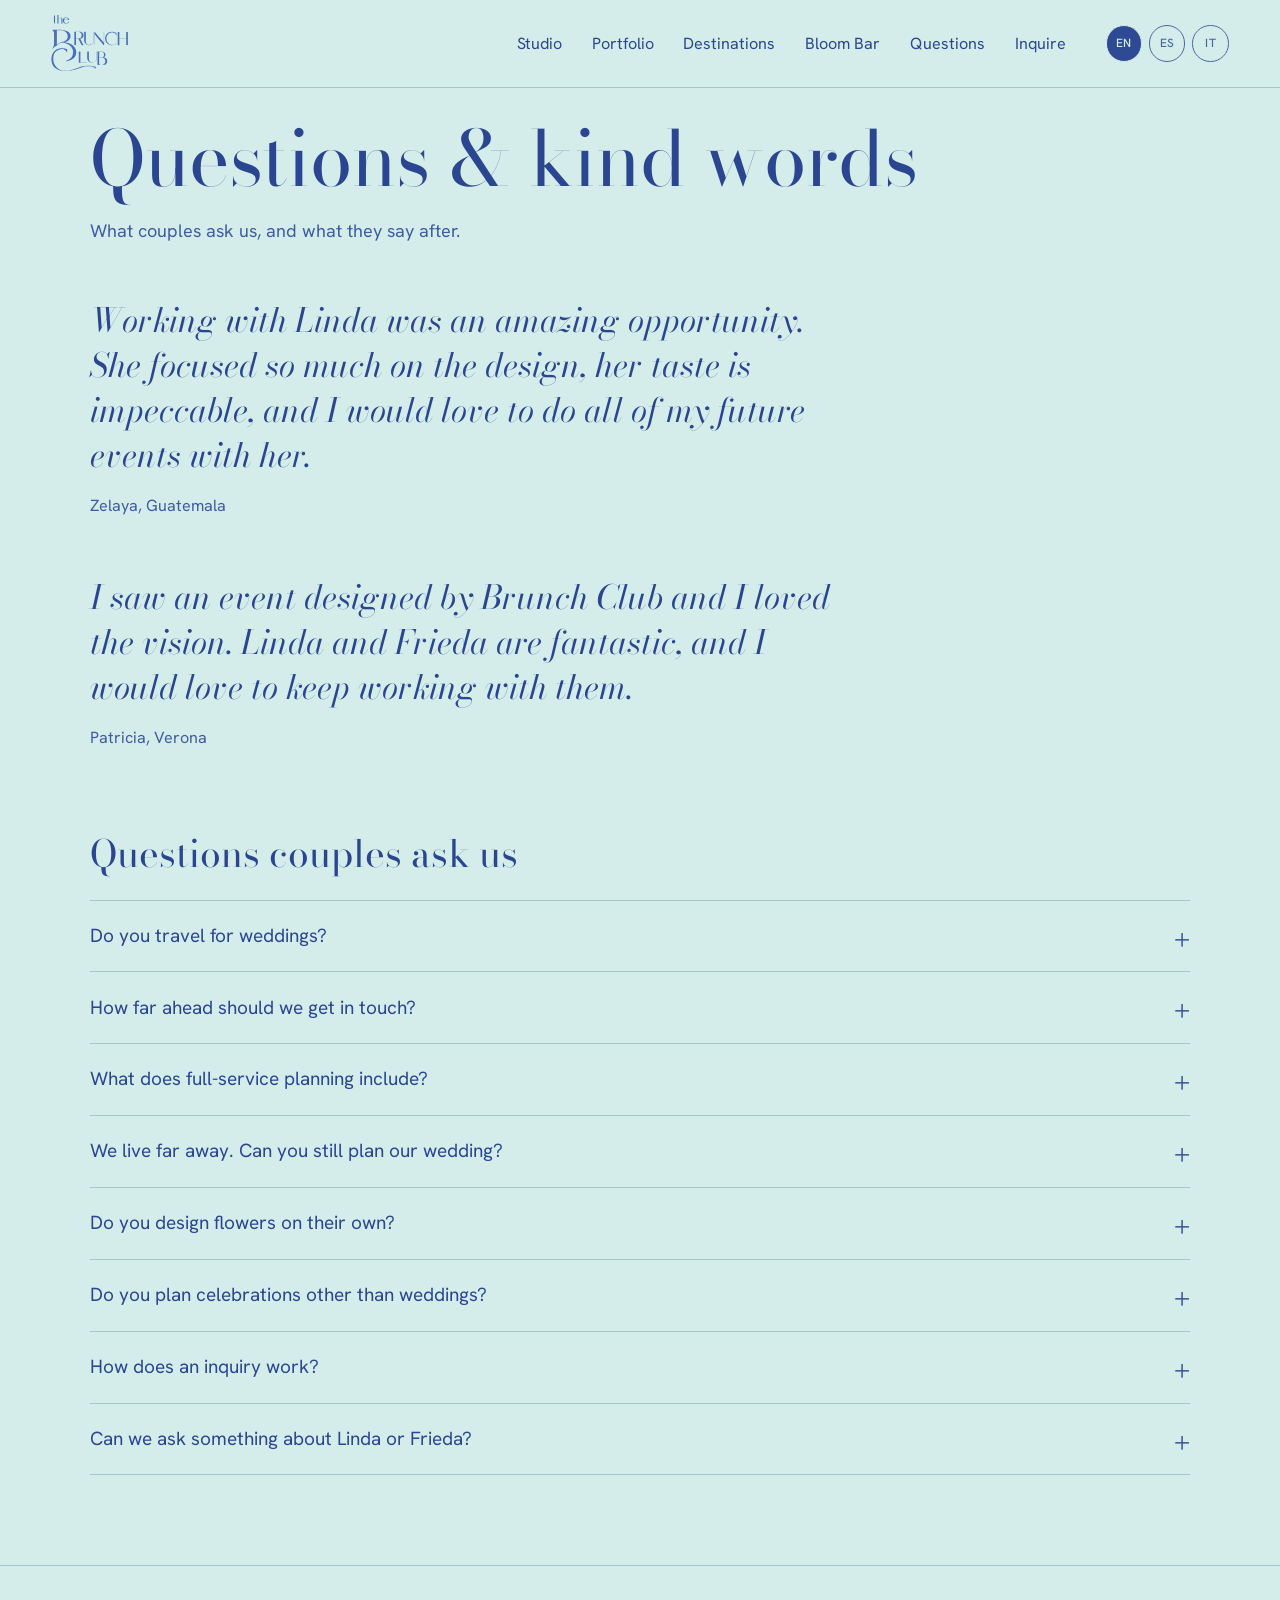
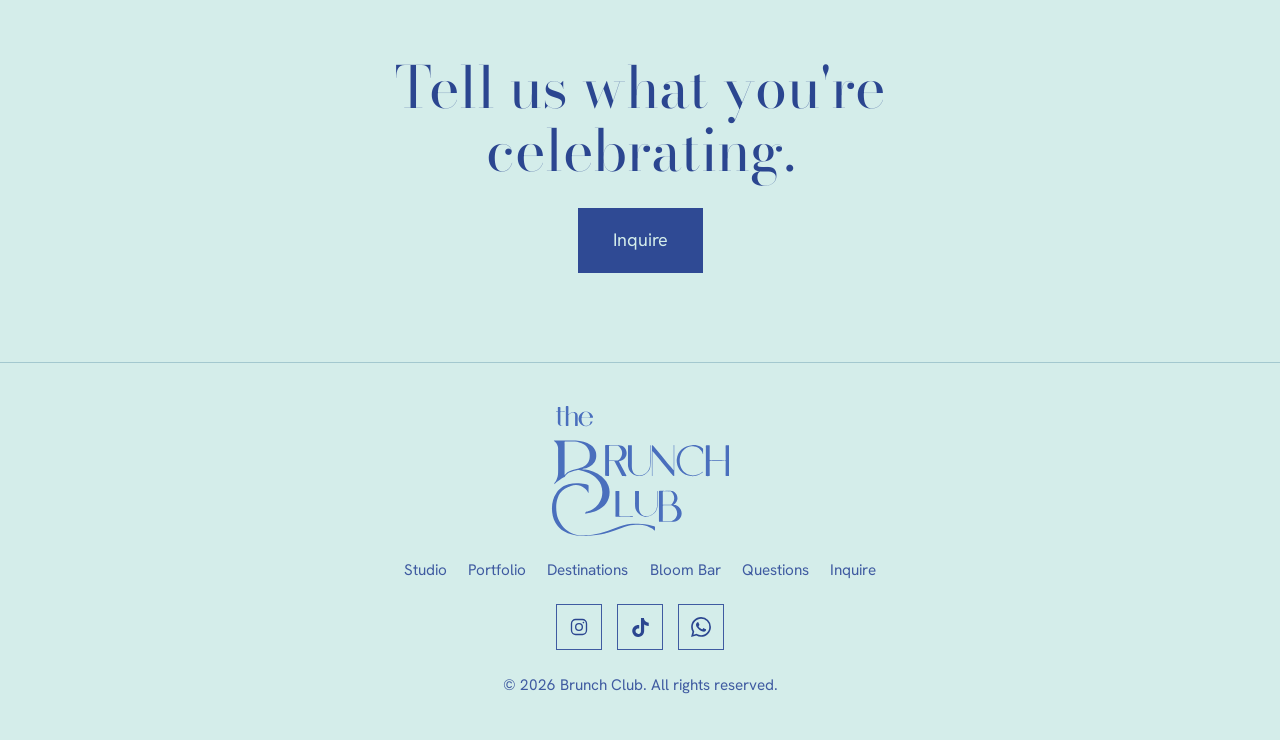
<file: kind-words.html>
<!doctype html><html lang="en"><head><title>Kind words | Brunch Club</title><meta charset="utf-8"><meta name="build" content="2026-11-21-k"><meta name="theme-color" content="#D4EDEA"><meta name="viewport" content="width=device-width,initial-scale=1"><meta name="description" content="Boutique destination wedding planning, design and florals. Italy, Europe, Latin America."><link rel="preconnect" href="https://fonts.googleapis.com"><link rel="preconnect" href="https://fonts.gstatic.com" crossorigin><link href="https://fonts.googleapis.com/css2?family=Bodoni+Moda:ital,opsz,wght@0,6..96,400;1,6..96,400&family=Hanken+Grotesk:wght@400;500&display=swap" rel="stylesheet"><link rel="stylesheet" href="style.css?v=k"></head><body><svg width="0" height="0" style="position:absolute" aria-hidden="true" focusable="false"><symbol id="bc-logo" viewBox="0 0 675 491.2"><path fill-rule="evenodd" d="M91.4 75.3C90.7 72.7 91.1 67.1 91.1 64.1C91.1 56.6 91.2 49.1 91.1 41.6C91.1 38.1 91.8 32.4 90.3 29.2C86.1 20.6 75.2 25.3 70.1 30C69.1 31 66.1 32.7 65.8 34.1C65.4 35.3 65.7 42 65.7 43.8C65.7 51.1 65.7 58.3 65.7 65.6C65.7 68.2 66.2 73.3 65.4 75.5C63.5 76.1 58.1 76.1 56.3 75.2C55.6 72.9 56.1 60.3 56.1 56.8C56.1 48.6 56.1 40.5 56.1 32.3C56.1 27.9 55.9 23.4 56.3 19.1C56.3 18.4 56.1 17.7 56.1 17.1C56.1 13.7 55.6 3.1 56.4 0.6C58.2 0 63.8 0 65.5 0.7C66.2 4.2 65.7 18.1 65.7 22.6C65.7 25 65.2 29.4 66.1 31.2C68.2 30.4 70.9 27.7 73.2 26.4C78.9 23.1 85.1 21.3 91.6 23.3C101.7 26.5 101 35.7 100.9 44.4C100.8 50.3 100.9 56.2 100.7 62.1C100.7 65.2 101.4 73.2 100.4 75.5C99.5 75.8 93 76 92 75.8C91.7 75.7 91.7 75.5 91.4 75.3ZM25.6 22.7C24.1 22.2 20 22.8 19.2 22.3C18.8 22.1 19 21.9 18.8 21.7C19 21.5 19 21.3 19.3 21.2C20.6 20.6 23.7 21.3 25.5 20.9C26.8 17.4 25 8.3 26 4.3C27.9 3.7 33.3 3.7 35.1 4.3C36.6 7.5 34.5 17.2 35.8 20.8C38.8 21.6 44.9 21.1 48.3 21.1C49.9 21.1 52 20.7 53.3 21.7C51.9 23.1 54.6 20.7 53.1 22.1C52.2 22.9 49.5 22.4 48.4 22.4C44.3 22.4 39.9 22 35.9 22.6C34.9 25.1 35.5 31.1 35.5 34C35.5 42.6 35.5 51.2 35.5 59.8C35.5 62.6 34.9 70 36.1 72.2C38.1 75.8 40.6 73.3 43.1 74.6C43 74.8 43.2 74.9 42.9 75.2C41.9 76.1 38.1 75.8 36.8 75.6C31.6 74.4 27.1 71.1 26.1 65.6C25.3 61.2 26 56.4 26 51.9C26 46.1 25.8 40.2 25.8 34.4C25.8 31.5 26.4 25.2 25.6 22.7ZM159.1 43.6C156.9 44.7 150.5 44 147.7 44.1C141.4 44.2 120.4 43.5 116 44.3C114.8 46.7 115.5 51.8 115.8 54.4C117.2 65.2 123.5 76.4 136.1 74.5C137.2 74.3 138.5 74.3 139.5 73.9C143.8 72.5 147.2 68.7 148.4 64.4C148.9 62.6 148.4 60.5 149.2 58.8C151.2 58.2 155.5 58.2 157.3 59C157.2 61.1 155.3 63.6 154 65.3C149.5 71.5 141.4 76 133.7 76.2C121.4 76.6 110.4 70 105.8 58.3C105.6 57.8 105.6 57.2 105.4 56.6C104.4 53.7 104 50.4 104.2 47.3C104.9 37.4 109.4 29.7 117.8 24.4C118.8 23.7 120.1 23.4 121.2 22.9C123.9 21.6 127.5 20.6 130.6 20.6C141.3 20.6 150.5 25.3 156 34.6C157.5 37.2 159.3 40.6 159.1 43.6ZM147.5 42.4C148.2 40.3 146.8 36.8 145.9 34.8C145.4 33.6 145.1 32.4 144.5 31.3C142 26.5 137.7 22.1 131.9 22C125.2 21.9 120.6 28 118.3 33.6C117.3 36.1 115.8 39.5 116.2 42.2C118 43.3 122.1 42.7 124.3 42.7C129.5 42.6 134.8 42.7 140.1 42.7C142.4 42.7 145.4 43.2 147.5 42.4ZM128.1 406.1C128.4 405.1 129 404.5 129.5 403.6C130 402.7 130.5 401.8 131.2 401.1C132.4 400.1 138.1 398.7 139.9 398.1C146.1 396 151.9 393.2 157.5 389.9C174.5 379.8 185.8 364.3 191.4 345.6C193.1 339.6 193.7 333.4 193.9 327.3C195.1 287.8 167.1 261 131.8 249.1C124.5 246.7 116.9 244.2 109.4 243.1C106.8 242.7 104 241.6 101.5 242.1C93.5 243.8 71.7 249.4 65.3 253.5C61.3 256.1 58 259.2 55 262.8C53.7 264.4 53.1 266.9 51.6 268.3C50.3 269.4 48.1 269.8 46.6 270.6C42.2 272.9 37.8 275.3 33.8 278.3C29.3 281.6 24.6 284.8 20.5 288.5C18.4 290.3 15.2 294.1 12.9 295.2C12.6 294.3 12.4 292.9 12.7 291.8C12.9 291.4 18.6 283.5 19.6 281.5C24.1 272.3 26.6 262.7 26.8 252.4C27.2 231.9 26.8 211.3 26.8 190.7C26.8 183.8 26.8 176.8 26.8 169.9C26.8 165.3 27.1 160.5 26.4 155.9C25.4 148.6 22.3 143.6 17.7 138C16.3 136.3 11.7 133.3 11.2 132.6C10.9 132.1 11 131.5 11 130.9C11.3 130.6 11.4 130.3 11.9 130.2C13.8 129.7 20.8 130.1 23.2 130.1C34.5 130.1 45.8 130 57.2 130.1C64 130.2 70.8 130 77.7 130.1C83.1 130.2 88.5 130.1 93.9 130.5C113.5 131.9 133.6 135.6 150 147C154.4 150.1 158.7 153.8 161.9 158.3C165.3 163.2 168 167.6 169.5 173.5C171 179.3 171.2 185.5 170.9 191.4C170 210.2 156 225.5 138.9 232C134.8 233.6 130.5 235.3 126.1 236.3C124.6 236.6 119.3 237.7 118.2 238.5C116.8 239.6 119.2 237.8 118.1 238.9C121.1 240 125.8 239.9 129.2 240.4C137.2 241.5 145 243.4 152.8 245.6C158.2 247.1 163.4 249.6 168.5 252C190.4 262.3 209.4 279.4 217.4 302.6C219.8 309.4 221.2 316.5 221.4 323.7C222.3 357.6 203 383 172.2 395.4C167.6 397.3 163.1 399.1 158.3 400.3C151 402.2 144.9 403.9 137.4 405.2C134.8 405.7 130.5 406.8 128.1 406.1ZM51.6 134.8C50.8 137.2 51.4 141.3 51.4 144C51.4 150.5 51.4 157 51.4 163.5C51.4 185.3 51.4 207.2 51.4 229C51.4 236.7 51.2 244.4 51.4 252C51.5 254.7 50.7 258.6 51.8 260.9C53.3 259.9 56.2 255.4 58.3 253.7C63.8 249 67.8 247.5 74.2 244.6C78.9 242.5 84 241.2 88.9 239.8C109.1 234.3 129.7 231.2 141.3 211.5C145 205.3 146.1 197.4 146.3 190.3C146.6 183.9 146.2 177.2 144.5 171C139.6 153.1 124.4 142 107.1 137.5C96.5 134.7 84.7 134.5 73.8 134.5C69.9 134.5 54.1 134 51.6 134.8ZM383.8 170.6C382.9 172.2 383.3 175 383.3 176.9C383.3 181.6 383.3 186.3 383.3 190.9C383.3 207.9 383.2 224.9 383.2 241.9C383.2 247.6 383.3 253.3 383.3 258.9C383.3 260 383.6 263.4 383 264.1C382.8 264.5 382.5 264.4 382.2 264.5C381.9 264.3 381.6 264.3 381.4 263.9C381 263.1 381.3 258.7 381.3 257.5C381.3 250.9 381.3 244.3 381.3 237.7C381.3 215.8 380.8 193.8 381.3 172C381.4 166.4 381.3 160.8 381.3 155.2C381.3 153.1 380.8 149.8 381.7 148.1C384.6 147.2 385.1 148.8 386.8 150.8C387.4 151.5 388.1 152.1 388.6 152.8C393.3 158.7 398.1 164.5 402.9 170.2C412.4 181.7 421.8 193.3 431.5 204.6C437.1 211.2 442.1 218.3 448 224.6C449.1 225.6 449.8 227 450.8 228.1C453.4 231.2 456 234.2 458.5 237.3C459 238 462.5 242.5 462.9 242.7C465.2 243.7 461.2 241.8 463.4 242.6C464.2 240 463.6 225.2 463.6 221.2C463.8 204.5 463.6 187.7 463.6 170.9C463.6 165.2 463.6 159.4 463.6 153.7C463.6 152.6 463.3 149 463.8 148.2C464.1 147.9 464.4 148 464.7 147.8C465 148 465.3 147.9 465.5 148.3C466.1 149.3 465.7 153.5 465.7 154.8C465.7 161.6 465.7 168.3 465.7 175.1C465.7 190.1 465.7 205.1 465.7 220.1C465.7 225.2 465.5 230.4 465.7 235.6C465.8 242.1 465.7 248.6 465.7 255.1C465.7 257.7 466.2 261.9 465.4 264.2C461.7 265.7 460.3 262.6 458.2 260.1C453.5 254.7 449.2 248.7 444.4 243.4C441.2 239.9 438.4 236 435.3 232.4C428.9 224.8 422.7 217.2 416.4 209.5C415.3 208.1 413.9 206.8 412.8 205.3C409.3 200.8 405.6 196.3 401.8 192C397.4 187 393.3 181.6 389 176.4C388.2 175.5 384.9 171 384.3 170.6C382.6 169.6 385.4 171.4 383.8 170.6ZM574.3 182.5C572.8 180.4 571.8 175.9 570.3 173.2C566.5 166.2 561.3 160.2 554.1 156.4C550.2 154.3 545.5 153.5 541.2 153C537.5 152.6 533.9 152.1 530.2 152.5C517.5 153.7 506.2 160.8 498.1 170.4C495.6 173.4 493.3 176.4 491.8 180C481 204.1 485.9 237.8 508.8 253.4C511.2 255.1 513.6 256.8 516.2 258C529.7 264 544 263.5 557.5 258C561.5 256.3 565.5 254.1 568.9 251.4C570.4 250.2 572.1 247.7 574 248C574.1 248.4 574.4 248.5 574.2 249C573.3 250.7 567 255.3 565.1 256.4C563.8 257.2 562.5 258.1 561.1 258.8C551.8 263.6 540.6 265.4 530.2 264.9C513.4 264.3 498.7 257 487.9 244.1C485.1 240.7 483 236.7 481.1 232.8C479.5 229.6 478.2 226.3 477.3 222.8C475.6 215.7 474.3 208.2 475.2 200.8C478.9 169.3 502.3 150 533.2 147.9C544.1 147.1 555.7 148.6 565.4 153.9C568.3 155.5 573.1 158.7 574.5 161.9C574.9 162.8 574.6 172.2 574.6 173.9C574.6 176.6 575.2 179.9 574.3 182.5ZM239.9 208.5C237.1 207.7 229.3 208.2 225.9 208.2C223.9 208.2 221.4 207.8 219.5 208.5C218.7 211.3 219.3 218.8 219.3 222.2C219.3 231.7 219.3 241.2 219.3 250.7C219.3 253.7 219.9 261.7 219 264.1C216.9 264.8 206.8 264.8 204.9 264C204.2 261 204.7 242.9 204.7 238.3C204.7 220.3 204.7 202.3 204.7 184.3C204.7 176.2 204.7 168.1 204.7 160.1C204.7 157 204.2 151 204.9 148.4C207.4 147.4 219.1 148 222.6 148C231.9 148.1 241.2 148 250.6 148C258.1 148.1 265.5 147.9 271.9 152.5C275 154.7 278.3 157.4 280.3 160.6C286.6 170.3 287.9 182.6 281.9 192.8C280.4 195.4 278.6 198.4 276.2 200.3C272.5 203.3 268.7 205.7 264.1 207.1C261.9 207.8 258.9 207.7 256.9 208.6C257.4 211.2 261.8 218.8 263.4 221.7C266.3 227.2 268.9 232.9 271.9 238.3C274.3 242.6 276.6 246.9 278.8 251.3C280 253.9 285.1 262.3 285.3 264.4C285 264.6 284.9 264.8 284.5 264.9C282.6 265.2 275.5 264.8 273 264.8C271.7 264.9 269.9 265.3 268.9 264.2C267.9 262.9 262.7 252.3 261.6 250C257.5 241.7 253.1 233.6 248.8 225.5C246.3 221 242.5 212.2 239.9 208.5ZM291.3 148.4C293.5 147.9 303 147.8 305.2 148.3C306 150.4 305.5 153.4 305.5 155.7C305.5 160.9 305.5 166 305.5 171.2C305.5 186.7 305.5 202.2 305.5 217.7C305.5 227.7 304.8 238.4 309.3 247.7C311.4 252.3 314.8 256.7 319.3 259.2C330.6 265.6 346.5 262.3 356.7 255.3C364.9 249.7 370.3 241.2 373.1 231.8C374.9 225.7 374.1 216.3 374.1 209.9C374.1 196.2 374 182.5 374.1 168.9C374.2 163.8 374.2 158.7 374.2 153.6C374.2 152.6 373.9 149.3 374.3 148.6C374.5 148.2 374.8 148.3 375.1 148.1C375.5 148.3 375.9 148.3 376.1 148.8C376.4 149.5 376.2 156.1 376.2 157.5C376.2 167.2 376.1 177 376.2 186.7C376.2 196.9 377 223 375.2 231.4C374.2 236.2 371.9 241.6 369 245.6C357.9 261.2 339 268.6 320.5 262.5C315.4 260.8 310.4 258.3 306.3 254.8C300.9 250.2 296.4 244.3 293.8 237.6C293.1 235.8 292.7 233.8 292 231.9C290.7 228.2 290.8 221.5 290.8 217.5C290.8 209.8 290.8 202 290.8 194.3C290.8 183.7 291 173.1 291 162.5C291 159.5 290.4 150.5 291.3 148.4ZM585.5 264.8C584.5 262.6 585.1 259.2 585.1 256.7C585.1 250.9 585.1 245 585.1 239.2C585.1 218.5 585.1 197.9 585.1 177.2C585.1 170.6 585.1 164 585.1 157.4C585.1 155 584.5 150.9 585.5 148.8C587.8 148.2 596.8 148.3 599.2 148.7C600.2 150.9 599.6 159 599.6 161.9C599.6 172 599.6 182.2 599.6 192.4C599.6 195.2 599.1 203.2 600.1 205.2C603.4 206 610.6 205.4 614.3 205.4C623.9 205.4 633.5 205.4 643.1 205.4C645.7 205.4 657.4 205.8 659.1 205.5C659.4 205.4 659.4 205.2 659.7 205.1C660.5 202.2 659.9 194.8 659.9 191.4C659.9 181.8 659.9 172.3 659.9 162.7C659.9 159.5 659.3 151 660.4 148.5C662.3 147.9 672.3 147.9 674.2 148.6C675 151.2 674.5 156.6 674.5 159.5C674.5 167 674.5 174.5 674.5 182C674.5 200.9 674.5 219.7 674.5 238.5C674.5 244.3 674.5 250 674.5 255.8C674.5 258.5 675 261.7 674.2 264.2C672.5 265.1 662.1 265.1 660.2 264.2C659.4 261.9 659.9 253.4 659.9 250.3C659.9 240.8 659.9 231.3 659.9 221.8C659.9 218.4 660.5 210.8 659.7 207.9C657.6 206.9 647.4 207.5 644.4 207.5C634.1 207.5 623.8 207.5 613.6 207.5C610.7 207.5 602.1 207 599.9 207.8C599 210.3 599.6 218.1 599.6 221.2C599.6 231.3 599.6 241.4 599.6 251.5C599.6 254.3 600.2 262.7 599.2 264.8C597.2 265.4 587.6 265.4 585.5 264.8ZM219.5 150.4C218.8 153.1 219.3 165.1 219.3 168.8C219.3 177.1 219.3 185.3 219.3 193.6C219.3 197.1 218.8 202.6 219.5 205.8C221.5 206.7 230.2 206.2 233.1 206.2C243.4 206.2 252.1 207.7 260.2 200C261.7 198.6 262.8 196.7 263.9 195C268.8 187.5 270 177.4 267.4 168.8C266.2 164.6 263.7 160.8 260.9 157.4C258.6 154.6 255.7 151.8 252.4 150.3C250.8 149.6 238.3 150.1 235.6 150.1C232.9 150.1 221.9 149.7 220.1 150C219.8 150 219.8 150.3 219.5 150.4ZM141.7 299.8C142.4 303 141.9 315.3 141.9 319.5C141.9 322 142.3 326.7 141.6 328.9C140.2 327.9 138.5 323.8 137.3 322.1C135.2 319.1 132.7 316.6 130.3 313.9C128.9 312.4 127.1 311.2 125.5 309.9C116.9 302.9 105.9 299.1 94.9 298.6C88.3 298.3 81.6 300.2 75.3 302.1C58.9 306.8 44.3 316.1 34 329.8C27.5 338.4 22.1 355.9 20.7 366.6C19 379.2 19.6 391.6 21.3 404.2C22 408.7 22.6 413.3 24 417.6C32.1 442.7 48.8 465.5 72.6 477.9C80.4 481.9 89.6 485.4 98.3 487C115.3 490.1 139.5 489.2 156.6 486.5C175.8 483.4 194.7 478.5 213.1 472C233.5 464.8 253.3 455.9 274.3 450.4C292.4 445.6 311.4 444.4 330.1 445.3C344.7 445.9 364.3 447.6 378.3 451.8C381.4 452.7 390.7 454.7 392.8 456.2C393.2 457.9 393 469.1 392.6 471.1C392.6 471.5 392.4 471.5 392.3 471.7C390.5 470.9 385.2 465.3 382.2 463.3C372 456.9 357.7 450.6 345.6 449.4C330.1 447.9 307.5 448.8 292.4 452.4C283.7 454.5 275.3 458 266.8 460.9C249.4 466.8 232.2 473.4 214.6 478.9C211.3 479.9 207.8 480.6 204.4 481.3C195.6 483.1 186.9 484.9 178 486.4C162.3 489 146.4 490.6 130.5 490.8C124.4 490.9 118.3 491.2 112.2 490.9C91.4 489.9 66.9 484.9 49.1 473.5C45.8 471.4 42.4 469.6 39.3 467.2C29.7 459.8 21.6 450.3 15.8 439.7C2.9 416.2 0 380.6 7.9 355C10.5 346.4 14.4 338.3 19.3 330.8C22 326.6 24.4 322.3 27.9 318.6C32 314.3 36.5 310.1 41.3 306.6C45.8 303.5 50.8 301 55.9 299.1C59.3 297.8 62.7 296.4 66.2 295.4C81.8 291.3 98.2 290.5 114 293C121 294.1 136.5 295.4 141.7 299.8ZM408.3 437.2C407.4 435.1 408 431.1 407.9 428.6C407.8 421.8 407.9 415.1 407.9 408.3C407.9 387.8 407.9 367.3 407.9 346.8C407.9 340.9 407.9 335 407.9 329.1C407.9 326.7 407.5 322.9 408.3 320.9C411.8 320 423.6 320.7 428 320.7C435.7 320.6 451.9 319.8 458.7 321.6C461.7 322.5 464.7 324.3 467.2 326.3C475.2 332.9 479.6 343.4 477.2 353.9C475.9 359.2 473.2 364.3 469.2 368C468 369.2 466.5 370.4 465.1 371.3C464.4 371.7 463.1 372 462.6 372.5C461.5 373.9 463.5 371.7 462.6 373C463.6 373.4 468.7 373.9 470.6 374.3C474.7 375.3 478.8 377.8 482 380.4C492.1 388.8 496.2 402.9 492.2 415.5C491.1 419 489.1 422.1 487 425.1C485.4 427.2 483.4 429.4 481.3 431C471 438.3 464.4 437.3 452.5 437.4C444.2 437.4 436 437.5 427.7 437.5C424.5 437.5 410.3 438 408.3 437.2ZM244 418.1C243.1 415.8 243.7 412.3 243.7 409.7C243.7 403.9 243.7 398.2 243.7 392.4C243.7 376.2 243.7 359.9 243.7 343.7C243.7 339.7 243.1 324.1 244 321.5C246.2 320.9 255.7 320.7 257.8 321.4C258.7 323.4 258.2 326.1 258.2 328.3C258.3 333.4 258.2 338.5 258.2 343.6C258.2 360.3 258.2 377.1 258.2 393.9C258.2 397.8 257.6 413.4 258.5 416C261.2 416.9 267.8 416.3 271 416.3C279.6 416.3 288.3 416.5 297 416.2C299.6 416.1 302.1 416 304.7 415.9C306 415.8 307.4 415.4 308.7 415.4C309 415.4 309.1 415.6 309.3 415.7C309.5 416.6 309.5 417.2 309.2 418.1C306.1 418.8 290 418.3 285.5 418.3C276 418.3 266.5 418.4 257 418.4C253.3 418.3 247.4 418.9 244 418.1ZM318 321.4C320.3 320.8 329.8 320.7 332.1 321.6C332.8 324 332.3 335.4 332.3 338.7C332.3 350.7 332.3 362.6 332.3 374.5C332.3 383.5 332 392.9 336 401.2C337.3 404 338.9 406.7 341.1 408.9C346.1 413.7 351.3 415.6 358.1 416.1C375.5 417.4 392.1 406 398.3 390C401.2 382.5 400.9 374.9 400.9 367.1C400.9 357.6 400.9 348.1 400.9 338.6C400.9 334.3 400.9 330.1 400.9 325.8C400.9 324 400.3 322.1 402 321.2C402.4 321.4 402.6 321.3 402.9 321.7C403.2 322.2 402.9 328.9 402.9 330.1C402.9 339.2 402.9 348.3 402.9 357.4C402.9 372.4 404.7 386.9 395.4 399.8C381.9 418.5 356.9 423.9 337.3 411.5C331.3 407.7 326.2 402.2 322.8 396C322.2 394.9 321.8 393.6 321.2 392.6C316.7 384.6 317.6 370.2 317.6 361.1C317.6 352.2 317.7 343.3 317.7 334.3C317.7 330.9 317.1 324.4 318 321.4ZM422.9 323C422 325.4 422.5 333.8 422.5 336.9C422.5 345.1 422.5 353.2 422.5 361.4C422.5 364.4 422 370.6 422.8 373.1C425.2 373.7 441.7 373.2 445.5 373.2C447.4 373.2 452.1 373.8 453.7 373C456.2 371.7 459.3 367.3 460.8 365C469.4 351.5 466.1 333.1 453.4 323.4C451.8 322.1 447.8 322.7 445.8 322.7C441.9 322.7 425.3 322.2 422.9 323ZM422.8 375.7C422 378.4 422.5 390.4 422.5 394.1C422.5 403.2 422.5 412.3 422.5 421.4C422.5 425.2 421.9 431.6 422.8 435.1C425.4 436 436.1 435.3 439.7 435.4C443.3 435.4 451.3 435.8 454.5 435.2C458.2 434.4 462.1 432 465.1 429.8C467.9 427.7 470.2 424.8 471.9 421.9C473.1 419.9 474.3 417.9 475.1 415.7C476.1 412.9 476.5 409.8 476.7 406.8C477.2 394.6 470.6 383.3 459.9 377.5C458.2 376.6 455.9 375.6 454 375.4C450.2 374.9 442.9 375.4 438.8 375.4C435.7 375.3 425 374.9 422.8 375.7Z"/></symbol></svg><header class="solid"><a class="logo" href="index.html" aria-label="Brunch Club"><svg class="logo-mark" viewBox="0 0 675 491.2" aria-hidden="true"><use href="#bc-logo"/></svg></a><nav><a class="hide" href="index.html#studio" data-i="n.studio">Studio</a><a class="hide" href="portfolio.html" data-i="n.port">Portfolio</a><a class="hide" href="destinations.html" data-i="n.dest">Destinations</a><a class="hide" href="bloom-bar.html" data-i="n.bloom">Bloom Bar</a><a class="hide" href="kind-words.html" data-i="n.praise">Questions</a><a class="hide" href="inquire.html" data-i="n.inq">Inquire</a><span class="lang"><button data-l="en">EN</button><button data-l="es">ES</button><button data-l="it">IT</button></span></nav><button class="burger" aria-label="Menu" aria-expanded="false"><span></span><span></span></button></header><div class="menu"><a href="index.html#studio" data-i="n.studio">Studio</a><a href="portfolio.html" data-i="n.port">Portfolio</a><a href="destinations.html" data-i="n.dest">Destinations</a><a href="bloom-bar.html" data-i="n.bloom">Bloom Bar</a><a href="kind-words.html" data-i="n.praise">Questions</a><a href="inquire.html" data-i="n.inq">Inquire</a></div><main><section class="page"><div class="wrap"><h1 class="pt" data-i="k.t">Questions &amp; kind words</h1><p class="sub" data-i="k.s">What couples ask us, and what they say after.</p><div class="quotes"><blockquote><span data-i="k.q1">Working with Linda was an amazing opportunity. She focused so much on the design, her taste is impeccable, and I would love to do all of my future events with her.</span><cite data-i="k.n1">Zelaya, Guatemala</cite></blockquote><blockquote><span data-i="k.q2">I saw an event designed by Brunch Club and I loved the vision. Linda and Frieda are fantastic, and I would love to keep working with them.</span><cite data-i="k.n2">Patricia, Verona</cite></blockquote></div><h2 class="faqh" data-i="q.h">Questions couples ask us</h2><div class="faq"><details><summary data-i="fq1">Do you travel for weddings?</summary><p data-i="fa1">Yes. We design weddings in Italy, across Europe and in Latin America, and we travel to wherever you decide to celebrate.</p></details><details><summary data-i="fq2">How far ahead should we get in touch?</summary><p data-i="fa2">As early as you can. Destination venues and vendors book far ahead, so a year or more is ideal, but write to us even if your date is closer.</p></details><details><summary data-i="fq3">What does full-service planning include?</summary><p data-i="fa3">Venue search, concept and design with florals, vendor management and a concierge service for your guests. Everything is tailored, so we shape the scope together.</p></details><details><summary data-i="fq4">We live far away. Can you still plan our wedding?</summary><p data-i="fa4">Yes. Most destination couples plan from afar. We handle the work on the ground and keep you close with calls and updates in English, Spanish or Italian.</p></details><details><summary data-i="fq5">Do you design flowers on their own?</summary><p data-i="fa5">Yes. Floral design is at the heart of what we do, for weddings and for other celebrations. Tell us what you have in mind.</p></details><details><summary data-i="fq6">Do you plan celebrations other than weddings?</summary><p data-i="fa6">Yes: engagements, brunches, baby showers, brand and artist events, and seasonal decor such as Christmas. Weddings remain our focus.</p></details><details><summary data-i="fq7">How does an inquiry work?</summary><p data-i="fa7">Share a few details through the inquiry form. Linda replies personally within two business days, and we set up a conversation about your vision.</p></details><details><summary data-i="fq8">Can we ask something about Linda or Frieda?</summary><p data-i="fa8">Of course. Mention it in your inquiry and Linda will answer you personally.</p></details></div></div></section><section class="cta"><h2 data-i="c.t">Tell us what you're celebrating.</h2><a class="btn fill" href="inquire.html" data-i="c.b">Inquire</a></section></main><footer><a class="flogo" href="index.html" aria-label="Brunch Club"><svg class="logo-mark" viewBox="0 0 675 491.2" aria-hidden="true"><use href="#bc-logo"/></svg></a><nav><a href="index.html#studio" data-i="n.studio">Studio</a><a href="portfolio.html" data-i="n.port">Portfolio</a><a href="destinations.html" data-i="n.dest">Destinations</a><a href="bloom-bar.html" data-i="n.bloom">Bloom Bar</a><a href="kind-words.html" data-i="n.praise">Questions</a><a href="inquire.html" data-i="n.inq">Inquire</a></nav><div class="social"><a href="https://www.instagram.com/brunchclub_gt/" target="_blank" rel="noopener" aria-label="Instagram"><svg viewBox="0 0 24 24" width="20" height="20" fill="none" stroke="currentColor" stroke-width="1.6" aria-hidden="true"><rect x="3" y="3" width="18" height="18" rx="5"/><circle cx="12" cy="12" r="4"/><circle cx="17.3" cy="6.7" r="1" fill="currentColor" stroke="none"/></svg></a><a href="https://www.tiktok.com/@thebrunchclub.gt" target="_blank" rel="noopener" aria-label="TikTok"><svg viewBox="0 0 24 24" width="19" height="19" fill="currentColor" aria-hidden="true"><path d="M12.5.02c1.3-.02 2.6-.01 3.9-.02.1 1.5.6 3.1 1.8 4.2 1.1 1.1 2.7 1.6 4.2 1.8v4c-1.4 0-2.9-.3-4.2-1-.6-.3-1.1-.6-1.6-.9 0 2.9 0 5.8 0 8.7-.1 1.4-.5 2.8-1.4 3.9-1.3 1.9-3.6 3.2-5.9 3.2-1.4.1-2.9-.3-4.1-1-2-1.2-3.4-3.4-3.6-5.7 0-.5 0-1 0-1.5.2-1.9 1.1-3.7 2.6-5 1.7-1.4 4-2.1 6.2-1.7 0 1.5 0 3-.1 4.4-1-.3-2.1-.2-3 .4-.6.4-1.1 1-1.4 1.8-.2.5-.1 1.1-.1 1.6.2 1.6 1.8 3 3.5 2.9 1.1 0 2.2-.7 2.8-1.6.2-.3.4-.7.4-1.1.1-1.8.1-3.6.1-5.4 0-4 0-8 0-12.1z"/></svg></a><a href="https://wa.link/uhs0wb" target="_blank" rel="noopener" aria-label="WhatsApp"><svg viewBox="0 0 24 24" width="20" height="20" fill="currentColor" aria-hidden="true"><path d="M17.472 14.382c-.297-.149-1.758-.867-2.03-.967-.273-.099-.471-.148-.67.15-.197.297-.767.966-.94 1.164-.173.199-.347.223-.644.075-.297-.15-1.255-.463-2.39-1.475-.883-.788-1.48-1.761-1.653-2.059-.173-.297-.018-.458.13-.606.134-.133.298-.347.446-.52.149-.174.198-.298.298-.497.099-.198.05-.371-.025-.52-.075-.149-.669-1.612-.916-2.207-.242-.579-.487-.5-.669-.51-.173-.008-.371-.01-.57-.01-.198 0-.52.074-.792.372-.272.297-1.04 1.016-1.04 2.479 0 1.462 1.065 2.875 1.213 3.074.149.198 2.096 3.2 5.077 4.487.709.306 1.262.489 1.694.625.712.227 1.36.195 1.871.118.571-.085 1.758-.719 2.006-1.413.248-.694.248-1.289.173-1.413-.074-.124-.272-.198-.57-.347m-5.421 7.403h-.004a9.87 9.87 0 01-5.031-1.378l-.361-.214-3.741.982.998-3.648-.235-.374a9.86 9.86 0 01-1.51-5.26c.001-5.45 4.436-9.884 9.888-9.884 2.64 0 5.122 1.03 6.988 2.898a9.825 9.825 0 012.893 6.994c-.003 5.45-4.437 9.884-9.885 9.884m8.413-18.297A11.815 11.815 0 0012.05 0C5.495 0 .16 5.335.157 11.892c0 2.096.547 4.142 1.588 5.945L.057 24l6.305-1.654a11.882 11.882 0 005.683 1.448h.005c6.554 0 11.89-5.335 11.893-11.893a11.821 11.821 0 00-3.48-8.413z"/></svg></a></div><span>© 2026 Brunch Club. <span data-i="foot">All rights reserved.</span></span></footer><a class="stick" href="inquire.html" data-i="n.inq">Inquire</a><script src="i18n.js?v=k"></script></body></html>
</file>
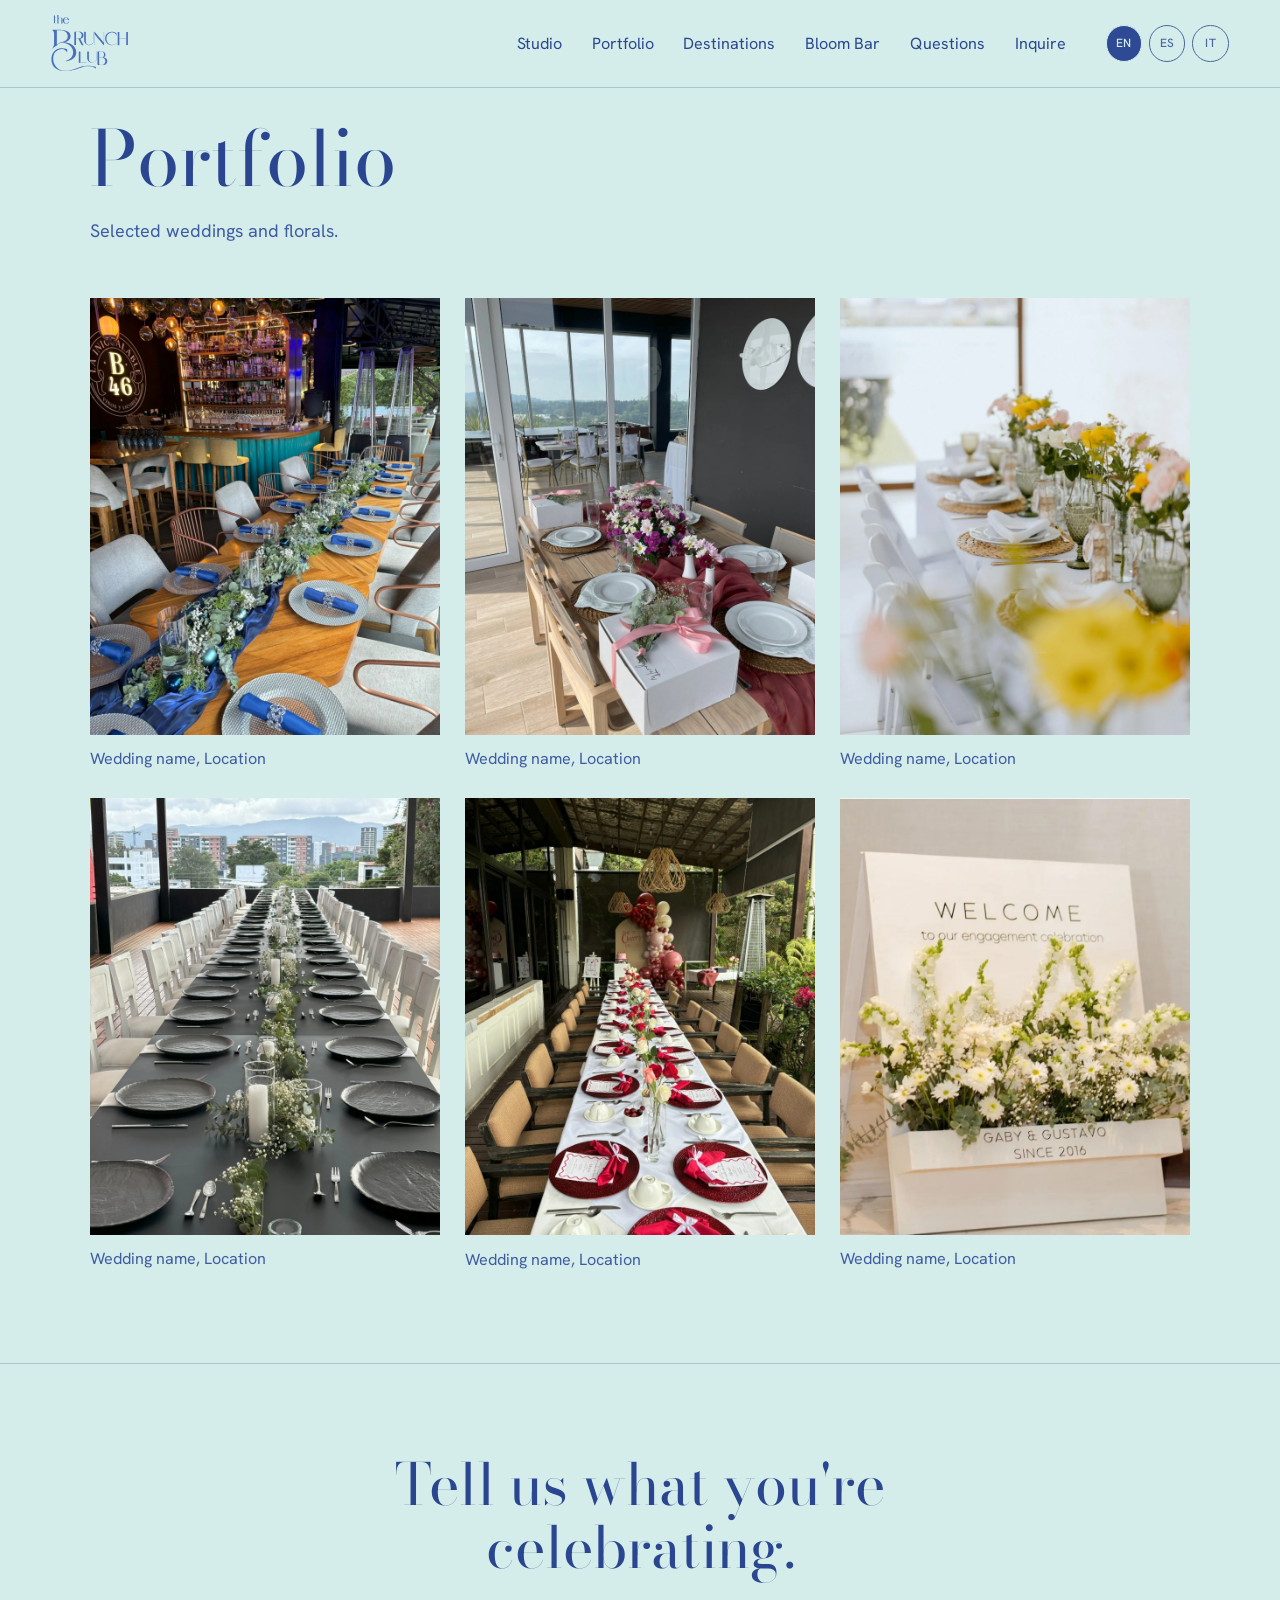
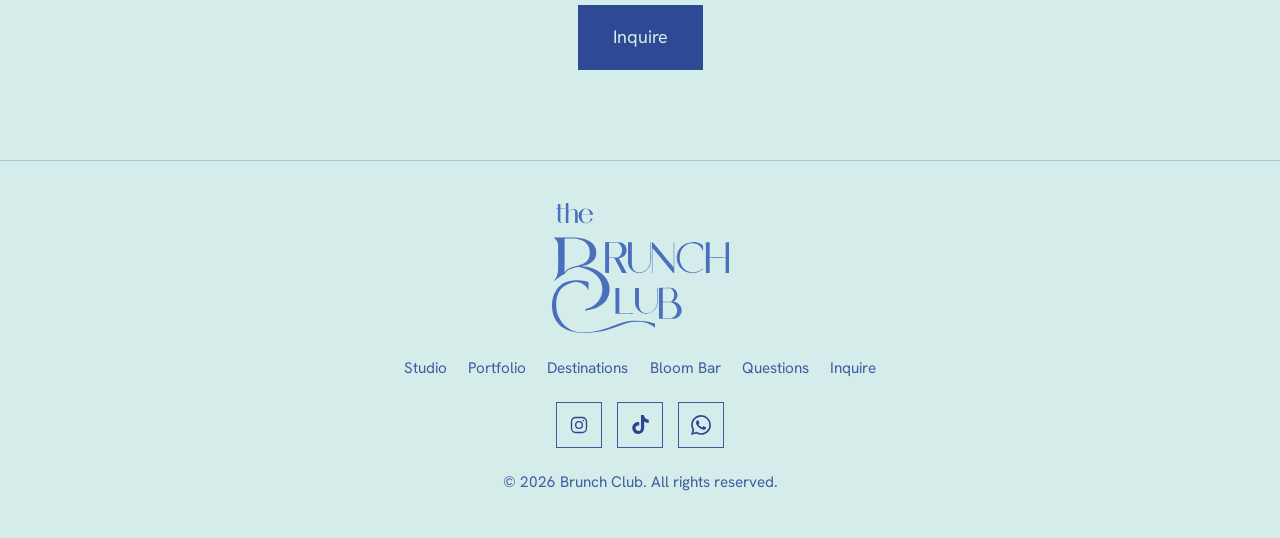
<file: portfolio.html>
<!doctype html><html lang="en"><head><title>Portfolio | Brunch Club</title><meta charset="utf-8"><meta name="build" content="2026-11-21-k"><meta name="theme-color" content="#D4EDEA"><meta name="viewport" content="width=device-width,initial-scale=1"><meta name="description" content="Boutique destination wedding planning, design and florals. Italy, Europe, Latin America."><link rel="preconnect" href="https://fonts.googleapis.com"><link rel="preconnect" href="https://fonts.gstatic.com" crossorigin><link href="https://fonts.googleapis.com/css2?family=Bodoni+Moda:ital,opsz,wght@0,6..96,400;1,6..96,400&family=Hanken+Grotesk:wght@400;500&display=swap" rel="stylesheet"><link rel="stylesheet" href="style.css?v=k"></head><body><svg width="0" height="0" style="position:absolute" aria-hidden="true" focusable="false"><symbol id="bc-logo" viewBox="0 0 675 491.2"><path fill-rule="evenodd" d="M91.4 75.3C90.7 72.7 91.1 67.1 91.1 64.1C91.1 56.6 91.2 49.1 91.1 41.6C91.1 38.1 91.8 32.4 90.3 29.2C86.1 20.6 75.2 25.3 70.1 30C69.1 31 66.1 32.7 65.8 34.1C65.4 35.3 65.7 42 65.7 43.8C65.7 51.1 65.7 58.3 65.7 65.6C65.7 68.2 66.2 73.3 65.4 75.5C63.5 76.1 58.1 76.1 56.3 75.2C55.6 72.9 56.1 60.3 56.1 56.8C56.1 48.6 56.1 40.5 56.1 32.3C56.1 27.9 55.9 23.4 56.3 19.1C56.3 18.4 56.1 17.7 56.1 17.1C56.1 13.7 55.6 3.1 56.4 0.6C58.2 0 63.8 0 65.5 0.7C66.2 4.2 65.7 18.1 65.7 22.6C65.7 25 65.2 29.4 66.1 31.2C68.2 30.4 70.9 27.7 73.2 26.4C78.9 23.1 85.1 21.3 91.6 23.3C101.7 26.5 101 35.7 100.9 44.4C100.8 50.3 100.9 56.2 100.7 62.1C100.7 65.2 101.4 73.2 100.4 75.5C99.5 75.8 93 76 92 75.8C91.7 75.7 91.7 75.5 91.4 75.3ZM25.6 22.7C24.1 22.2 20 22.8 19.2 22.3C18.8 22.1 19 21.9 18.8 21.7C19 21.5 19 21.3 19.3 21.2C20.6 20.6 23.7 21.3 25.5 20.9C26.8 17.4 25 8.3 26 4.3C27.9 3.7 33.3 3.7 35.1 4.3C36.6 7.5 34.5 17.2 35.8 20.8C38.8 21.6 44.9 21.1 48.3 21.1C49.9 21.1 52 20.7 53.3 21.7C51.9 23.1 54.6 20.7 53.1 22.1C52.2 22.9 49.5 22.4 48.4 22.4C44.3 22.4 39.9 22 35.9 22.6C34.9 25.1 35.5 31.1 35.5 34C35.5 42.6 35.5 51.2 35.5 59.8C35.5 62.6 34.9 70 36.1 72.2C38.1 75.8 40.6 73.3 43.1 74.6C43 74.8 43.2 74.9 42.9 75.2C41.9 76.1 38.1 75.8 36.8 75.6C31.6 74.4 27.1 71.1 26.1 65.6C25.3 61.2 26 56.4 26 51.9C26 46.1 25.8 40.2 25.8 34.4C25.8 31.5 26.4 25.2 25.6 22.7ZM159.1 43.6C156.9 44.7 150.5 44 147.7 44.1C141.4 44.2 120.4 43.5 116 44.3C114.8 46.7 115.5 51.8 115.8 54.4C117.2 65.2 123.5 76.4 136.1 74.5C137.2 74.3 138.5 74.3 139.5 73.9C143.8 72.5 147.2 68.7 148.4 64.4C148.9 62.6 148.4 60.5 149.2 58.8C151.2 58.2 155.5 58.2 157.3 59C157.2 61.1 155.3 63.6 154 65.3C149.5 71.5 141.4 76 133.7 76.2C121.4 76.6 110.4 70 105.8 58.3C105.6 57.8 105.6 57.2 105.4 56.6C104.4 53.7 104 50.4 104.2 47.3C104.9 37.4 109.4 29.7 117.8 24.4C118.8 23.7 120.1 23.4 121.2 22.9C123.9 21.6 127.5 20.6 130.6 20.6C141.3 20.6 150.5 25.3 156 34.6C157.5 37.2 159.3 40.6 159.1 43.6ZM147.5 42.4C148.2 40.3 146.8 36.8 145.9 34.8C145.4 33.6 145.1 32.4 144.5 31.3C142 26.5 137.7 22.1 131.9 22C125.2 21.9 120.6 28 118.3 33.6C117.3 36.1 115.8 39.5 116.2 42.2C118 43.3 122.1 42.7 124.3 42.7C129.5 42.6 134.8 42.7 140.1 42.7C142.4 42.7 145.4 43.2 147.5 42.4ZM128.1 406.1C128.4 405.1 129 404.5 129.5 403.6C130 402.7 130.5 401.8 131.2 401.1C132.4 400.1 138.1 398.7 139.9 398.1C146.1 396 151.9 393.2 157.5 389.9C174.5 379.8 185.8 364.3 191.4 345.6C193.1 339.6 193.7 333.4 193.9 327.3C195.1 287.8 167.1 261 131.8 249.1C124.5 246.7 116.9 244.2 109.4 243.1C106.8 242.7 104 241.6 101.5 242.1C93.5 243.8 71.7 249.4 65.3 253.5C61.3 256.1 58 259.2 55 262.8C53.7 264.4 53.1 266.9 51.6 268.3C50.3 269.4 48.1 269.8 46.6 270.6C42.2 272.9 37.8 275.3 33.8 278.3C29.3 281.6 24.6 284.8 20.5 288.5C18.4 290.3 15.2 294.1 12.9 295.2C12.6 294.3 12.4 292.9 12.7 291.8C12.9 291.4 18.6 283.5 19.6 281.5C24.1 272.3 26.6 262.7 26.8 252.4C27.2 231.9 26.8 211.3 26.8 190.7C26.8 183.8 26.8 176.8 26.8 169.9C26.8 165.3 27.1 160.5 26.4 155.9C25.4 148.6 22.3 143.6 17.7 138C16.3 136.3 11.7 133.3 11.2 132.6C10.9 132.1 11 131.5 11 130.9C11.3 130.6 11.4 130.3 11.9 130.2C13.8 129.7 20.8 130.1 23.2 130.1C34.5 130.1 45.8 130 57.2 130.1C64 130.2 70.8 130 77.7 130.1C83.1 130.2 88.5 130.1 93.9 130.5C113.5 131.9 133.6 135.6 150 147C154.4 150.1 158.7 153.8 161.9 158.3C165.3 163.2 168 167.6 169.5 173.5C171 179.3 171.2 185.5 170.9 191.4C170 210.2 156 225.5 138.9 232C134.8 233.6 130.5 235.3 126.1 236.3C124.6 236.6 119.3 237.7 118.2 238.5C116.8 239.6 119.2 237.8 118.1 238.9C121.1 240 125.8 239.9 129.2 240.4C137.2 241.5 145 243.4 152.8 245.6C158.2 247.1 163.4 249.6 168.5 252C190.4 262.3 209.4 279.4 217.4 302.6C219.8 309.4 221.2 316.5 221.4 323.7C222.3 357.6 203 383 172.2 395.4C167.6 397.3 163.1 399.1 158.3 400.3C151 402.2 144.9 403.9 137.4 405.2C134.8 405.7 130.5 406.8 128.1 406.1ZM51.6 134.8C50.8 137.2 51.4 141.3 51.4 144C51.4 150.5 51.4 157 51.4 163.5C51.4 185.3 51.4 207.2 51.4 229C51.4 236.7 51.2 244.4 51.4 252C51.5 254.7 50.7 258.6 51.8 260.9C53.3 259.9 56.2 255.4 58.3 253.7C63.8 249 67.8 247.5 74.2 244.6C78.9 242.5 84 241.2 88.9 239.8C109.1 234.3 129.7 231.2 141.3 211.5C145 205.3 146.1 197.4 146.3 190.3C146.6 183.9 146.2 177.2 144.5 171C139.6 153.1 124.4 142 107.1 137.5C96.5 134.7 84.7 134.5 73.8 134.5C69.9 134.5 54.1 134 51.6 134.8ZM383.8 170.6C382.9 172.2 383.3 175 383.3 176.9C383.3 181.6 383.3 186.3 383.3 190.9C383.3 207.9 383.2 224.9 383.2 241.9C383.2 247.6 383.3 253.3 383.3 258.9C383.3 260 383.6 263.4 383 264.1C382.8 264.5 382.5 264.4 382.2 264.5C381.9 264.3 381.6 264.3 381.4 263.9C381 263.1 381.3 258.7 381.3 257.5C381.3 250.9 381.3 244.3 381.3 237.7C381.3 215.8 380.8 193.8 381.3 172C381.4 166.4 381.3 160.8 381.3 155.2C381.3 153.1 380.8 149.8 381.7 148.1C384.6 147.2 385.1 148.8 386.8 150.8C387.4 151.5 388.1 152.1 388.6 152.8C393.3 158.7 398.1 164.5 402.9 170.2C412.4 181.7 421.8 193.3 431.5 204.6C437.1 211.2 442.1 218.3 448 224.6C449.1 225.6 449.8 227 450.8 228.1C453.4 231.2 456 234.2 458.5 237.3C459 238 462.5 242.5 462.9 242.7C465.2 243.7 461.2 241.8 463.4 242.6C464.2 240 463.6 225.2 463.6 221.2C463.8 204.5 463.6 187.7 463.6 170.9C463.6 165.2 463.6 159.4 463.6 153.7C463.6 152.6 463.3 149 463.8 148.2C464.1 147.9 464.4 148 464.7 147.8C465 148 465.3 147.9 465.5 148.3C466.1 149.3 465.7 153.5 465.7 154.8C465.7 161.6 465.7 168.3 465.7 175.1C465.7 190.1 465.7 205.1 465.7 220.1C465.7 225.2 465.5 230.4 465.7 235.6C465.8 242.1 465.7 248.6 465.7 255.1C465.7 257.7 466.2 261.9 465.4 264.2C461.7 265.7 460.3 262.6 458.2 260.1C453.5 254.7 449.2 248.7 444.4 243.4C441.2 239.9 438.4 236 435.3 232.4C428.9 224.8 422.7 217.2 416.4 209.5C415.3 208.1 413.9 206.8 412.8 205.3C409.3 200.8 405.6 196.3 401.8 192C397.4 187 393.3 181.6 389 176.4C388.2 175.5 384.9 171 384.3 170.6C382.6 169.6 385.4 171.4 383.8 170.6ZM574.3 182.5C572.8 180.4 571.8 175.9 570.3 173.2C566.5 166.2 561.3 160.2 554.1 156.4C550.2 154.3 545.5 153.5 541.2 153C537.5 152.6 533.9 152.1 530.2 152.5C517.5 153.7 506.2 160.8 498.1 170.4C495.6 173.4 493.3 176.4 491.8 180C481 204.1 485.9 237.8 508.8 253.4C511.2 255.1 513.6 256.8 516.2 258C529.7 264 544 263.5 557.5 258C561.5 256.3 565.5 254.1 568.9 251.4C570.4 250.2 572.1 247.7 574 248C574.1 248.4 574.4 248.5 574.2 249C573.3 250.7 567 255.3 565.1 256.4C563.8 257.2 562.5 258.1 561.1 258.8C551.8 263.6 540.6 265.4 530.2 264.9C513.4 264.3 498.7 257 487.9 244.1C485.1 240.7 483 236.7 481.1 232.8C479.5 229.6 478.2 226.3 477.3 222.8C475.6 215.7 474.3 208.2 475.2 200.8C478.9 169.3 502.3 150 533.2 147.9C544.1 147.1 555.7 148.6 565.4 153.9C568.3 155.5 573.1 158.7 574.5 161.9C574.9 162.8 574.6 172.2 574.6 173.9C574.6 176.6 575.2 179.9 574.3 182.5ZM239.9 208.5C237.1 207.7 229.3 208.2 225.9 208.2C223.9 208.2 221.4 207.8 219.5 208.5C218.7 211.3 219.3 218.8 219.3 222.2C219.3 231.7 219.3 241.2 219.3 250.7C219.3 253.7 219.9 261.7 219 264.1C216.9 264.8 206.8 264.8 204.9 264C204.2 261 204.7 242.9 204.7 238.3C204.7 220.3 204.7 202.3 204.7 184.3C204.7 176.2 204.7 168.1 204.7 160.1C204.7 157 204.2 151 204.9 148.4C207.4 147.4 219.1 148 222.6 148C231.9 148.1 241.2 148 250.6 148C258.1 148.1 265.5 147.9 271.9 152.5C275 154.7 278.3 157.4 280.3 160.6C286.6 170.3 287.9 182.6 281.9 192.8C280.4 195.4 278.6 198.4 276.2 200.3C272.5 203.3 268.7 205.7 264.1 207.1C261.9 207.8 258.9 207.7 256.9 208.6C257.4 211.2 261.8 218.8 263.4 221.7C266.3 227.2 268.9 232.9 271.9 238.3C274.3 242.6 276.6 246.9 278.8 251.3C280 253.9 285.1 262.3 285.3 264.4C285 264.6 284.9 264.8 284.5 264.9C282.6 265.2 275.5 264.8 273 264.8C271.7 264.9 269.9 265.3 268.9 264.2C267.9 262.9 262.7 252.3 261.6 250C257.5 241.7 253.1 233.6 248.8 225.5C246.3 221 242.5 212.2 239.9 208.5ZM291.3 148.4C293.5 147.9 303 147.8 305.2 148.3C306 150.4 305.5 153.4 305.5 155.7C305.5 160.9 305.5 166 305.5 171.2C305.5 186.7 305.5 202.2 305.5 217.7C305.5 227.7 304.8 238.4 309.3 247.7C311.4 252.3 314.8 256.7 319.3 259.2C330.6 265.6 346.5 262.3 356.7 255.3C364.9 249.7 370.3 241.2 373.1 231.8C374.9 225.7 374.1 216.3 374.1 209.9C374.1 196.2 374 182.5 374.1 168.9C374.2 163.8 374.2 158.7 374.2 153.6C374.2 152.6 373.9 149.3 374.3 148.6C374.5 148.2 374.8 148.3 375.1 148.1C375.5 148.3 375.9 148.3 376.1 148.8C376.4 149.5 376.2 156.1 376.2 157.5C376.2 167.2 376.1 177 376.2 186.7C376.2 196.9 377 223 375.2 231.4C374.2 236.2 371.9 241.6 369 245.6C357.9 261.2 339 268.6 320.5 262.5C315.4 260.8 310.4 258.3 306.3 254.8C300.9 250.2 296.4 244.3 293.8 237.6C293.1 235.8 292.7 233.8 292 231.9C290.7 228.2 290.8 221.5 290.8 217.5C290.8 209.8 290.8 202 290.8 194.3C290.8 183.7 291 173.1 291 162.5C291 159.5 290.4 150.5 291.3 148.4ZM585.5 264.8C584.5 262.6 585.1 259.2 585.1 256.7C585.1 250.9 585.1 245 585.1 239.2C585.1 218.5 585.1 197.9 585.1 177.2C585.1 170.6 585.1 164 585.1 157.4C585.1 155 584.5 150.9 585.5 148.8C587.8 148.2 596.8 148.3 599.2 148.7C600.2 150.9 599.6 159 599.6 161.9C599.6 172 599.6 182.2 599.6 192.4C599.6 195.2 599.1 203.2 600.1 205.2C603.4 206 610.6 205.4 614.3 205.4C623.9 205.4 633.5 205.4 643.1 205.4C645.7 205.4 657.4 205.8 659.1 205.5C659.4 205.4 659.4 205.2 659.7 205.1C660.5 202.2 659.9 194.8 659.9 191.4C659.9 181.8 659.9 172.3 659.9 162.7C659.9 159.5 659.3 151 660.4 148.5C662.3 147.9 672.3 147.9 674.2 148.6C675 151.2 674.5 156.6 674.5 159.5C674.5 167 674.5 174.5 674.5 182C674.5 200.9 674.5 219.7 674.5 238.5C674.5 244.3 674.5 250 674.5 255.8C674.5 258.5 675 261.7 674.2 264.2C672.5 265.1 662.1 265.1 660.2 264.2C659.4 261.9 659.9 253.4 659.9 250.3C659.9 240.8 659.9 231.3 659.9 221.8C659.9 218.4 660.5 210.8 659.7 207.9C657.6 206.9 647.4 207.5 644.4 207.5C634.1 207.5 623.8 207.5 613.6 207.5C610.7 207.5 602.1 207 599.9 207.8C599 210.3 599.6 218.1 599.6 221.2C599.6 231.3 599.6 241.4 599.6 251.5C599.6 254.3 600.2 262.7 599.2 264.8C597.2 265.4 587.6 265.4 585.5 264.8ZM219.5 150.4C218.8 153.1 219.3 165.1 219.3 168.8C219.3 177.1 219.3 185.3 219.3 193.6C219.3 197.1 218.8 202.6 219.5 205.8C221.5 206.7 230.2 206.2 233.1 206.2C243.4 206.2 252.1 207.7 260.2 200C261.7 198.6 262.8 196.7 263.9 195C268.8 187.5 270 177.4 267.4 168.8C266.2 164.6 263.7 160.8 260.9 157.4C258.6 154.6 255.7 151.8 252.4 150.3C250.8 149.6 238.3 150.1 235.6 150.1C232.9 150.1 221.9 149.7 220.1 150C219.8 150 219.8 150.3 219.5 150.4ZM141.7 299.8C142.4 303 141.9 315.3 141.9 319.5C141.9 322 142.3 326.7 141.6 328.9C140.2 327.9 138.5 323.8 137.3 322.1C135.2 319.1 132.7 316.6 130.3 313.9C128.9 312.4 127.1 311.2 125.5 309.9C116.9 302.9 105.9 299.1 94.9 298.6C88.3 298.3 81.6 300.2 75.3 302.1C58.9 306.8 44.3 316.1 34 329.8C27.5 338.4 22.1 355.9 20.7 366.6C19 379.2 19.6 391.6 21.3 404.2C22 408.7 22.6 413.3 24 417.6C32.1 442.7 48.8 465.5 72.6 477.9C80.4 481.9 89.6 485.4 98.3 487C115.3 490.1 139.5 489.2 156.6 486.5C175.8 483.4 194.7 478.5 213.1 472C233.5 464.8 253.3 455.9 274.3 450.4C292.4 445.6 311.4 444.4 330.1 445.3C344.7 445.9 364.3 447.6 378.3 451.8C381.4 452.7 390.7 454.7 392.8 456.2C393.2 457.9 393 469.1 392.6 471.1C392.6 471.5 392.4 471.5 392.3 471.7C390.5 470.9 385.2 465.3 382.2 463.3C372 456.9 357.7 450.6 345.6 449.4C330.1 447.9 307.5 448.8 292.4 452.4C283.7 454.5 275.3 458 266.8 460.9C249.4 466.8 232.2 473.4 214.6 478.9C211.3 479.9 207.8 480.6 204.4 481.3C195.6 483.1 186.9 484.9 178 486.4C162.3 489 146.4 490.6 130.5 490.8C124.4 490.9 118.3 491.2 112.2 490.9C91.4 489.9 66.9 484.9 49.1 473.5C45.8 471.4 42.4 469.6 39.3 467.2C29.7 459.8 21.6 450.3 15.8 439.7C2.9 416.2 0 380.6 7.9 355C10.5 346.4 14.4 338.3 19.3 330.8C22 326.6 24.4 322.3 27.9 318.6C32 314.3 36.5 310.1 41.3 306.6C45.8 303.5 50.8 301 55.9 299.1C59.3 297.8 62.7 296.4 66.2 295.4C81.8 291.3 98.2 290.5 114 293C121 294.1 136.5 295.4 141.7 299.8ZM408.3 437.2C407.4 435.1 408 431.1 407.9 428.6C407.8 421.8 407.9 415.1 407.9 408.3C407.9 387.8 407.9 367.3 407.9 346.8C407.9 340.9 407.9 335 407.9 329.1C407.9 326.7 407.5 322.9 408.3 320.9C411.8 320 423.6 320.7 428 320.7C435.7 320.6 451.9 319.8 458.7 321.6C461.7 322.5 464.7 324.3 467.2 326.3C475.2 332.9 479.6 343.4 477.2 353.9C475.9 359.2 473.2 364.3 469.2 368C468 369.2 466.5 370.4 465.1 371.3C464.4 371.7 463.1 372 462.6 372.5C461.5 373.9 463.5 371.7 462.6 373C463.6 373.4 468.7 373.9 470.6 374.3C474.7 375.3 478.8 377.8 482 380.4C492.1 388.8 496.2 402.9 492.2 415.5C491.1 419 489.1 422.1 487 425.1C485.4 427.2 483.4 429.4 481.3 431C471 438.3 464.4 437.3 452.5 437.4C444.2 437.4 436 437.5 427.7 437.5C424.5 437.5 410.3 438 408.3 437.2ZM244 418.1C243.1 415.8 243.7 412.3 243.7 409.7C243.7 403.9 243.7 398.2 243.7 392.4C243.7 376.2 243.7 359.9 243.7 343.7C243.7 339.7 243.1 324.1 244 321.5C246.2 320.9 255.7 320.7 257.8 321.4C258.7 323.4 258.2 326.1 258.2 328.3C258.3 333.4 258.2 338.5 258.2 343.6C258.2 360.3 258.2 377.1 258.2 393.9C258.2 397.8 257.6 413.4 258.5 416C261.2 416.9 267.8 416.3 271 416.3C279.6 416.3 288.3 416.5 297 416.2C299.6 416.1 302.1 416 304.7 415.9C306 415.8 307.4 415.4 308.7 415.4C309 415.4 309.1 415.6 309.3 415.7C309.5 416.6 309.5 417.2 309.2 418.1C306.1 418.8 290 418.3 285.5 418.3C276 418.3 266.5 418.4 257 418.4C253.3 418.3 247.4 418.9 244 418.1ZM318 321.4C320.3 320.8 329.8 320.7 332.1 321.6C332.8 324 332.3 335.4 332.3 338.7C332.3 350.7 332.3 362.6 332.3 374.5C332.3 383.5 332 392.9 336 401.2C337.3 404 338.9 406.7 341.1 408.9C346.1 413.7 351.3 415.6 358.1 416.1C375.5 417.4 392.1 406 398.3 390C401.2 382.5 400.9 374.9 400.9 367.1C400.9 357.6 400.9 348.1 400.9 338.6C400.9 334.3 400.9 330.1 400.9 325.8C400.9 324 400.3 322.1 402 321.2C402.4 321.4 402.6 321.3 402.9 321.7C403.2 322.2 402.9 328.9 402.9 330.1C402.9 339.2 402.9 348.3 402.9 357.4C402.9 372.4 404.7 386.9 395.4 399.8C381.9 418.5 356.9 423.9 337.3 411.5C331.3 407.7 326.2 402.2 322.8 396C322.2 394.9 321.8 393.6 321.2 392.6C316.7 384.6 317.6 370.2 317.6 361.1C317.6 352.2 317.7 343.3 317.7 334.3C317.7 330.9 317.1 324.4 318 321.4ZM422.9 323C422 325.4 422.5 333.8 422.5 336.9C422.5 345.1 422.5 353.2 422.5 361.4C422.5 364.4 422 370.6 422.8 373.1C425.2 373.7 441.7 373.2 445.5 373.2C447.4 373.2 452.1 373.8 453.7 373C456.2 371.7 459.3 367.3 460.8 365C469.4 351.5 466.1 333.1 453.4 323.4C451.8 322.1 447.8 322.7 445.8 322.7C441.9 322.7 425.3 322.2 422.9 323ZM422.8 375.7C422 378.4 422.5 390.4 422.5 394.1C422.5 403.2 422.5 412.3 422.5 421.4C422.5 425.2 421.9 431.6 422.8 435.1C425.4 436 436.1 435.3 439.7 435.4C443.3 435.4 451.3 435.8 454.5 435.2C458.2 434.4 462.1 432 465.1 429.8C467.9 427.7 470.2 424.8 471.9 421.9C473.1 419.9 474.3 417.9 475.1 415.7C476.1 412.9 476.5 409.8 476.7 406.8C477.2 394.6 470.6 383.3 459.9 377.5C458.2 376.6 455.9 375.6 454 375.4C450.2 374.9 442.9 375.4 438.8 375.4C435.7 375.3 425 374.9 422.8 375.7Z"/></symbol></svg><header class="solid"><a class="logo" href="index.html" aria-label="Brunch Club"><svg class="logo-mark" viewBox="0 0 675 491.2" aria-hidden="true"><use href="#bc-logo"/></svg></a><nav><a class="hide" href="index.html#studio" data-i="n.studio">Studio</a><a class="hide" href="portfolio.html" data-i="n.port">Portfolio</a><a class="hide" href="destinations.html" data-i="n.dest">Destinations</a><a class="hide" href="bloom-bar.html" data-i="n.bloom">Bloom Bar</a><a class="hide" href="kind-words.html" data-i="n.praise">Questions</a><a class="hide" href="inquire.html" data-i="n.inq">Inquire</a><span class="lang"><button data-l="en">EN</button><button data-l="es">ES</button><button data-l="it">IT</button></span></nav><button class="burger" aria-label="Menu" aria-expanded="false"><span></span><span></span></button></header><div class="menu"><a href="index.html#studio" data-i="n.studio">Studio</a><a href="portfolio.html" data-i="n.port">Portfolio</a><a href="destinations.html" data-i="n.dest">Destinations</a><a href="bloom-bar.html" data-i="n.bloom">Bloom Bar</a><a href="kind-words.html" data-i="n.praise">Questions</a><a href="inquire.html" data-i="n.inq">Inquire</a></div><main><section class="page"><div class="wrap"><h1 class="pt" data-i="p.t">Portfolio</h1><p class="sub" data-i="p.s">Selected weddings and florals.</p><div class="pgrid"><figure><img src="images/portfolio-1.jpg" alt="" loading="lazy" decoding="async"><figcaption data-i="p.c">Wedding name, Location</figcaption></figure><figure><img src="images/portfolio-2.jpg" alt="" loading="lazy" decoding="async"><figcaption data-i="p.c">Wedding name, Location</figcaption></figure><figure><img src="images/portfolio-3.jpg" alt="" loading="lazy" decoding="async"><figcaption data-i="p.c">Wedding name, Location</figcaption></figure><figure><img src="images/portfolio-4.jpg" alt="" loading="lazy" decoding="async"><figcaption data-i="p.c">Wedding name, Location</figcaption></figure><figure><img src="images/portfolio-5.jpg" alt="" loading="lazy" decoding="async"><figcaption data-i="p.c">Wedding name, Location</figcaption></figure><figure><img src="images/portfolio-6.jpg" alt="" loading="lazy" decoding="async"><figcaption data-i="p.c">Wedding name, Location</figcaption></figure></div></div></section><section class="cta"><h2 data-i="c.t">Tell us what you're celebrating.</h2><a class="btn fill" href="inquire.html" data-i="c.b">Inquire</a></section></main><footer><a class="flogo" href="index.html" aria-label="Brunch Club"><svg class="logo-mark" viewBox="0 0 675 491.2" aria-hidden="true"><use href="#bc-logo"/></svg></a><nav><a href="index.html#studio" data-i="n.studio">Studio</a><a href="portfolio.html" data-i="n.port">Portfolio</a><a href="destinations.html" data-i="n.dest">Destinations</a><a href="bloom-bar.html" data-i="n.bloom">Bloom Bar</a><a href="kind-words.html" data-i="n.praise">Questions</a><a href="inquire.html" data-i="n.inq">Inquire</a></nav><div class="social"><a href="https://www.instagram.com/brunchclub_gt/" target="_blank" rel="noopener" aria-label="Instagram"><svg viewBox="0 0 24 24" width="20" height="20" fill="none" stroke="currentColor" stroke-width="1.6" aria-hidden="true"><rect x="3" y="3" width="18" height="18" rx="5"/><circle cx="12" cy="12" r="4"/><circle cx="17.3" cy="6.7" r="1" fill="currentColor" stroke="none"/></svg></a><a href="https://www.tiktok.com/@thebrunchclub.gt" target="_blank" rel="noopener" aria-label="TikTok"><svg viewBox="0 0 24 24" width="19" height="19" fill="currentColor" aria-hidden="true"><path d="M12.5.02c1.3-.02 2.6-.01 3.9-.02.1 1.5.6 3.1 1.8 4.2 1.1 1.1 2.7 1.6 4.2 1.8v4c-1.4 0-2.9-.3-4.2-1-.6-.3-1.1-.6-1.6-.9 0 2.9 0 5.8 0 8.7-.1 1.4-.5 2.8-1.4 3.9-1.3 1.9-3.6 3.2-5.9 3.2-1.4.1-2.9-.3-4.1-1-2-1.2-3.4-3.4-3.6-5.7 0-.5 0-1 0-1.5.2-1.9 1.1-3.7 2.6-5 1.7-1.4 4-2.1 6.2-1.7 0 1.5 0 3-.1 4.4-1-.3-2.1-.2-3 .4-.6.4-1.1 1-1.4 1.8-.2.5-.1 1.1-.1 1.6.2 1.6 1.8 3 3.5 2.9 1.1 0 2.2-.7 2.8-1.6.2-.3.4-.7.4-1.1.1-1.8.1-3.6.1-5.4 0-4 0-8 0-12.1z"/></svg></a><a href="https://wa.link/uhs0wb" target="_blank" rel="noopener" aria-label="WhatsApp"><svg viewBox="0 0 24 24" width="20" height="20" fill="currentColor" aria-hidden="true"><path d="M17.472 14.382c-.297-.149-1.758-.867-2.03-.967-.273-.099-.471-.148-.67.15-.197.297-.767.966-.94 1.164-.173.199-.347.223-.644.075-.297-.15-1.255-.463-2.39-1.475-.883-.788-1.48-1.761-1.653-2.059-.173-.297-.018-.458.13-.606.134-.133.298-.347.446-.52.149-.174.198-.298.298-.497.099-.198.05-.371-.025-.52-.075-.149-.669-1.612-.916-2.207-.242-.579-.487-.5-.669-.51-.173-.008-.371-.01-.57-.01-.198 0-.52.074-.792.372-.272.297-1.04 1.016-1.04 2.479 0 1.462 1.065 2.875 1.213 3.074.149.198 2.096 3.2 5.077 4.487.709.306 1.262.489 1.694.625.712.227 1.36.195 1.871.118.571-.085 1.758-.719 2.006-1.413.248-.694.248-1.289.173-1.413-.074-.124-.272-.198-.57-.347m-5.421 7.403h-.004a9.87 9.87 0 01-5.031-1.378l-.361-.214-3.741.982.998-3.648-.235-.374a9.86 9.86 0 01-1.51-5.26c.001-5.45 4.436-9.884 9.888-9.884 2.64 0 5.122 1.03 6.988 2.898a9.825 9.825 0 012.893 6.994c-.003 5.45-4.437 9.884-9.885 9.884m8.413-18.297A11.815 11.815 0 0012.05 0C5.495 0 .16 5.335.157 11.892c0 2.096.547 4.142 1.588 5.945L.057 24l6.305-1.654a11.882 11.882 0 005.683 1.448h.005c6.554 0 11.89-5.335 11.893-11.893a11.821 11.821 0 00-3.48-8.413z"/></svg></a></div><span>© 2026 Brunch Club. <span data-i="foot">All rights reserved.</span></span></footer><a class="stick" href="inquire.html" data-i="n.inq">Inquire</a><script src="i18n.js?v=k"></script></body></html>
</file>
<file: style.css>
/* build 2026-11-21-k */
:root{--bg:#D4EDEA;--ink:#2B4690;--soft:#3F5BA1;--mint:#E6F4F2;--blue:#4A6FBD;--accent:#34509B;--deep:#2F4A94;--line:#A3C8CF;--serif:'Bodoni Moda',Georgia,serif;--sans:'Hanken Grotesk',system-ui,sans-serif}

*{box-sizing:border-box;margin:0}html{scroll-behavior:smooth}
body{background:var(--bg);color:var(--ink);font:400 1.0625rem/1.7 var(--sans)}
a{color:inherit}img,video{max-width:100%;display:block}
:focus-visible{outline:2px solid var(--accent);outline-offset:3px}
header{position:fixed;inset:0 0 auto;z-index:10;display:flex;justify-content:space-between;align-items:center;padding:1.25rem clamp(1.25rem,4vw,3.5rem);color:#fff}
header.solid{background:var(--bg);color:var(--ink);border-bottom:1px solid var(--line)}
.logo{font:italic 500 1.5rem var(--serif);text-decoration:none}
nav{display:flex;gap:1.75rem;align-items:center;font-size:.95rem}
nav a{text-decoration:none}nav a:hover{text-decoration:underline;text-underline-offset:6px}
.lang button{background:none;border:0;color:inherit;font:inherit;cursor:pointer;padding:.25rem .35rem;opacity:.65}
.lang button[aria-pressed=true]{opacity:1;border-bottom:1px solid currentColor}
.hero{position:relative;overflow:hidden;min-height:100svh;display:grid;align-content:end;padding:0 clamp(1.25rem,4vw,3.5rem) clamp(2.5rem,8vh,6rem);color:#fff;background:linear-gradient(135deg,#4A6FBD,#1B2A4A)}
.hero .bg{position:absolute;inset:0;width:100%;height:100%;object-fit:cover}
.hero::after{content:"";position:absolute;inset:0;background:linear-gradient(180deg,rgba(15,24,45,.2),rgba(15,24,45,.68))}
.hero>*:not(video){position:relative;z-index:1}
.hero h1{font:400 clamp(2.8rem,8.5vw,8rem)/.98 var(--serif);max-width:12ch;letter-spacing:-.02em}
.hero p{max-width:42ch;margin:1.5rem 0 2rem;font-size:1.15rem}
.btn{display:inline-block;padding:.95rem 2rem;border:1px solid currentColor;text-decoration:none;background:none;color:inherit;font:inherit;cursor:pointer;transition:background .2s,color .2s}
.hero .btn:hover{background:#fff;color:#1F2D4D}
.btn.fill{background:var(--deep);color:var(--bg);border-color:var(--deep)}.btn.fill:hover{background:var(--blue);border-color:var(--blue);color:#fff}
section{padding:clamp(4rem,10vw,9rem) clamp(1.25rem,4vw,3.5rem)}
.wrap{max-width:1100px;margin:auto}
h1.pt{font:400 clamp(2.4rem,6vw,4.5rem)/1.05 var(--serif)}
h2{font:400 clamp(2rem,4.5vw,3.5rem)/1.1 var(--serif);margin-bottom:1.5rem}
.sub{color:var(--soft);margin-top:1rem;max-width:56ch}
.about{display:grid;grid-template-columns:5fr 6fr;gap:clamp(2rem,6vw,6rem);align-items:center}
.ph{aspect-ratio:4/5;object-fit:cover;width:100%;background:linear-gradient(160deg,#EAF7F5,#A9C8EC)}
.about p+p,.about p+a{margin-top:1rem}.about p{color:var(--soft);max-width:60ch}
.about a.more{display:inline-block;margin-top:1.5rem}
.services{background:var(--mint)}
.cols{display:grid;grid-template-columns:repeat(auto-fit,minmax(240px,1fr));gap:3rem;margin-top:3rem}
.cols h3{font:italic 400 1.6rem var(--serif);margin-bottom:.5rem}.cols p{color:var(--soft)}
.dest{display:grid;grid-template-columns:1fr 1fr;gap:1.5rem}
.dest a{position:relative;overflow:hidden;min-height:62vh;display:flex;flex-direction:column;justify-content:end;padding:2rem;color:#fff;text-decoration:none;background:#4A6FBD}
.dest h3{font:400 2.2rem var(--serif)}
.pgrid{display:grid;grid-template-columns:repeat(3,1fr);gap:1.5rem;margin-top:3rem}
.pgrid figure img{aspect-ratio:4/5;object-fit:cover;width:100%;background:linear-gradient(160deg,#EAF7F5,#A9C8EC)}
.pgrid figcaption{margin-top:.6rem;color:var(--soft);font-size:.95rem}
.quotes{display:grid;gap:3.5rem;margin-top:3rem;max-width:760px}
blockquote{font:italic 400 clamp(1.4rem,2.6vw,2rem)/1.35 var(--serif)}blockquote cite{display:block;margin-top:1rem;font:400 .95rem var(--sans);color:var(--soft)}
.cta{text-align:center;border-top:1px solid var(--line)}.cta h2{max-width:18ch;margin-inline:auto}
.page{padding-top:7rem}
footer{padding:2.5rem clamp(1.25rem,4vw,3.5rem);border-top:1px solid var(--line);color:var(--soft);font-size:.9rem;display:grid;gap:1.25rem;justify-items:center;text-align:center}
footer nav{flex-wrap:wrap;justify-content:center;gap:1.25rem;font-size:.9rem}
.formpage .wrap{max-width:720px}
form{display:grid;gap:1.5rem;margin-top:2.5rem}.row{display:grid;grid-template-columns:1fr 1fr;gap:1.5rem}
label{display:grid;gap:.4rem;font-size:.9rem;color:var(--soft)}
input,select,textarea{font:inherit;color:var(--ink);background:transparent;border:0;border-bottom:1px solid var(--line);padding:.6rem 0;border-radius:0}
input:focus,select:focus,textarea:focus{outline:0;border-color:var(--accent)}
select option{color:#000}.hp{position:absolute;left:-9999px}
#status{min-height:1.5rem}#status.err{color:#B3402F}
@media(max-width:760px){.about,.dest,.row,.pgrid{grid-template-columns:1fr}header nav a.hide{display:none}.dest a{min-height:48vh}}
@media(prefers-reduced-motion:reduce){html{scroll-behavior:auto}*{transition:none!important}.hero .bg{display:none}}

.eyebrow{font:500 .75rem var(--sans);text-transform:uppercase;letter-spacing:.26em;color:var(--accent);margin-bottom:1rem}
.who{font:italic 400 1.7rem var(--serif);margin:2.5rem 0 .1rem}.role{margin-top:0!important}
.approach{padding-top:clamp(4rem,9vw,8rem)}
.approach .wrap{display:grid;grid-template-columns:5fr 6fr;gap:clamp(2rem,7vw,7rem)}
.approach h2{max-width:14ch}
.rows{border-top:1px solid var(--line)}
.rows div{display:grid;grid-template-columns:4rem 1fr;gap:1rem;padding:1.6rem 0;border-bottom:1px solid var(--line);align-items:baseline}
.rows i{font:italic 400 1.5rem var(--serif);color:var(--accent)}
.rows b{font:500 1.15rem var(--sans);display:block}.rows span{color:var(--soft);font-size:.98rem}
#studio{scroll-margin-top:4rem}
@media(max-width:760px){.approach .wrap{grid-template-columns:1fr}}

.social{display:flex;gap:.9rem;justify-content:center}
.social a{width:46px;height:46px;display:grid;place-items:center;border:1px solid var(--soft);border-radius:0;color:var(--ink);transition:background .25s,color .25s,border-color .25s,transform .25s}
.social a:hover{background:var(--deep);border-color:var(--deep);color:var(--bg);transform:translateY(-2px)}

.beyond{background:var(--mint);padding-bottom:clamp(4rem,9vw,8rem)}.beyond h2{max-width:16ch}

.plan{text-align:center;padding-bottom:clamp(3rem,7vw,6rem)}
.plan .lead{font:300 clamp(1.5rem,3.6vw,2.6rem)/1.2 var(--sans);margin:0}
.rot{display:block;min-height:2.3em;margin-top:.4rem;font:italic 400 clamp(2.2rem,7.4vw,5.6rem)/1.12 var(--serif);color:var(--accent);overflow:hidden}
.rot-in{display:inline-block;transition:opacity .5s,transform .5s}
.rot-in.out{opacity:0;transform:translateY(-35%)}.rot-in.pre{opacity:0;transform:translateY(35%);transition:none}
.plan .sub{margin:1.5rem auto 0}
.faqh{margin-top:5rem;font-size:clamp(1.6rem,3vw,2.2rem)}
.faq{border-top:1px solid var(--line)}details{border-bottom:1px solid var(--line)}
summary{list-style:none;cursor:pointer;position:relative;padding:1.3rem 2.5rem 1.3rem 0;min-height:44px;font:400 1.12rem/1.4 var(--sans)}
summary::-webkit-details-marker{display:none}summary::after{content:"+";position:absolute;right:0;top:1rem;font:300 1.7rem var(--sans);color:var(--accent)}
details[open] summary::after{content:"\2013"}details p{padding:0 0 1.5rem;color:var(--soft);max-width:60ch}
.burger{display:none;position:relative;width:44px;height:44px;background:none;border:0;color:inherit;cursor:pointer}
.burger span{position:absolute;left:11px;right:11px;height:1px;background:currentColor;transition:transform .3s,top .3s}
.burger span:first-child{top:18px}.burger span:last-child{top:25px}
header.menu-open{background:var(--bg);color:var(--ink)}
header.menu-open .burger span:first-child{top:22px;transform:rotate(45deg)}header.menu-open .burger span:last-child{top:22px;transform:rotate(-45deg)}
.menu{position:fixed;inset:0;z-index:9;background:var(--bg);display:none;flex-direction:column;justify-content:center;gap:1.1rem;padding:6rem 2rem 3rem;opacity:0;visibility:hidden;transition:opacity .35s,visibility .35s}
.menu a{font:400 clamp(2rem,9vw,2.8rem)/1.2 var(--serif);padding:.2rem 0}.menu a:last-child{font-style:italic;color:var(--accent)}
.menu.open{opacity:1;visibility:visible}
.stick{display:none;position:fixed;left:1rem;right:1rem;bottom:calc(1rem + env(safe-area-inset-bottom,0px));z-index:8;text-align:center;padding:1rem;background:var(--deep);color:var(--bg);font:500 .75rem var(--sans);text-transform:uppercase;letter-spacing:.24em;opacity:0;transform:translateY(20px);pointer-events:none;transition:opacity .35s,transform .35s}
.stick.show{opacity:1;transform:none;pointer-events:auto}
.rv{opacity:0;transform:translateY(22px);transition:opacity .9s,transform .9s}.rv.in{opacity:1;transform:none}
@keyframes up{from{opacity:0;transform:translateY(24px)}to{opacity:1;transform:none}}
.hero p,.hero .btn{animation:up .8s .1s both}.hero .btn{animation-delay:.25s}
@media(max-width:760px){.burger{display:block}.menu{display:flex}.stick{display:block}footer{padding-bottom:5.5rem}header nav{gap:.6rem}.hero h1{font-size:clamp(2.6rem,12vw,4rem)}}
@media(prefers-reduced-motion:reduce){.rv,.hero h1,.hero p,.hero .btn{animation:none;opacity:1;transform:none}}

.dest a img{position:absolute;inset:0;width:100%;height:100%;object-fit:cover;transition:transform .8s}
.dest a:hover img{transform:scale(1.04)}
.dest a::after{content:"";position:absolute;inset:0;background:linear-gradient(180deg,transparent 40%,rgba(15,24,45,.78));z-index:1}
.dest a>*:not(img){position:relative;z-index:2}
.logo{font:400 1.15rem var(--serif);text-transform:uppercase;letter-spacing:.14em}
.rot{color:var(--blue);font-size:clamp(2rem,6.4vw,4rem);min-height:2.4em}
@media(min-width:1000px){.rot{min-height:1.25em}}
section{padding:clamp(3rem,7vw,6rem) clamp(1.25rem,4vw,3.5rem)}
.plan{padding-top:clamp(3rem,6vw,5rem);padding-bottom:clamp(1.5rem,3vw,2.5rem)}
.plan + section{padding-top:clamp(1.5rem,4vw,3rem)}
.plan .sub{margin-top:1rem}
.approach{padding-top:clamp(3rem,6vw,5rem)}
.beyond{padding-bottom:clamp(3rem,7vw,6rem)}
.rows div{padding:1.25rem 0}

.process .phead{max-width:640px;margin-bottom:2.5rem}.process h2{max-width:18ch}
.steps{display:grid;grid-template-columns:repeat(4,1fr);gap:1.25rem}
.step{display:flex;flex-direction:column;gap:.6rem;padding:1.75rem 1.5rem 2rem;border:1px solid var(--line);border-top:2px solid var(--blue);background:var(--bg);transition:transform .35s}
.step:hover{transform:translateY(-4px)}
.step i{font:italic 400 clamp(2.4rem,4vw,3.4rem)/1 var(--serif);color:var(--blue);margin-bottom:1rem}
.step b{font:500 1.1rem/1.3 var(--sans)}.step span{color:var(--soft);font-size:.96rem}
@media(max-width:900px){.steps{grid-template-columns:repeat(2,1fr)}}
@media(max-width:620px){.steps{display:flex;overflow-x:auto;scroll-snap-type:x mandatory;gap:1rem;margin-inline:-1.25rem;padding:0 1.25rem 1rem}.step{flex:0 0 78%;scroll-snap-align:start}}

header{padding-block:.9rem}
.logo{display:block;line-height:0}
.logo-mark{display:block;height:56px;width:auto;aspect-ratio:675/491.2;fill:currentColor}
.flogo{display:block;color:var(--blue);line-height:0}.flogo .logo-mark{height:clamp(90px,14vw,130px)}
@media(max-width:760px){.logo-mark{height:46px}.flogo .logo-mark{height:96px}}

.rot{color:#4A6FBD;color:var(--blue)}
.rot-in.fade.out,.rot-in.fade.pre{transform:none}
@media(prefers-reduced-motion:reduce){.rot-in{transition:opacity .6s!important}}

header.solid{background:var(--deep);color:#fff;border-bottom:0}
header.menu-open{background:var(--deep);color:#fff}
.menu{background:var(--deep)}.menu a{color:#fff}.menu a:last-child{color:var(--bg)}
.step{background:var(--mint)}
input,select,textarea{border-bottom-color:var(--soft)}
input:focus,select:focus,textarea:focus{border-color:var(--deep)}
footer{background:var(--deep);color:#D4EDEA}
footer a:hover{opacity:.75}
.flogo{color:#fff}
footer .social a{border-color:#D4EDEA;color:#fff}
footer .social a:hover{background:#fff;border-color:#fff;color:var(--deep);opacity:1}
.menu a{text-decoration:none}
header.solid{background:var(--bg);color:var(--ink);border-bottom:1px solid var(--line)}
header.solid .logo,header.menu-open .logo{color:var(--blue)}
header.menu-open{background:var(--bg);color:var(--ink)}
.menu{background:var(--bg)}.menu a{color:var(--ink)}.menu a:last-child{color:var(--blue)}
footer{background:var(--bg);color:var(--soft);border-top:1px solid var(--line)}
.flogo{color:var(--blue)}
footer .social a{border-color:var(--soft);color:var(--ink)}
footer .social a:hover{background:var(--deep);border-color:var(--deep);color:var(--bg);opacity:1}

@media(min-width:761px){.bbintro{grid-template-columns:6fr 5fr}}
.bbocc{padding-top:0}.bbocc .cols{margin-top:0}.bbocc .cols>div{border-top:1px solid var(--line);padding-top:1.25rem}
.bbq{background:var(--mint);text-align:center}.bbq blockquote{max-width:22ch;margin:0 auto}
@media(max-width:980px){header nav a.hide{display:none}.burger{display:block}.menu{display:flex}header nav{gap:.6rem}}

.bbnext{text-align:center}.bbnext .sub{margin:.5rem auto 0}.soon{font:italic 400 clamp(2.4rem,8vw,5.5rem)/1.1 var(--serif);color:var(--blue);margin:.5rem 0}

html{font-size:106.25%}
.bbgal:has(.pgrid:empty){display:none}
@media(max-width:620px){.steps{scroll-padding-inline:1.25rem}}

footer .credit a{text-decoration:underline;text-underline-offset:3px}

.lang{display:inline-flex;gap:.4rem;margin-left:.6rem}
.lang button{width:2.15rem;height:2.15rem;padding:0;border:1px solid currentColor;border-radius:50%;font:500 .7rem var(--sans);letter-spacing:.04em;opacity:.8;display:grid;place-items:center;transition:background .2s,color .2s,opacity .2s}
.lang button:hover{opacity:1}
.lang button[aria-pressed=true]{opacity:1;border-bottom:1px solid currentColor;background:#fff;color:#1F2D4D}
header.solid .lang button[aria-pressed=true],header.menu-open .lang button[aria-pressed=true]{background:var(--deep);color:var(--bg)}
#studio{padding-bottom:clamp(1.5rem,3vw,2.5rem)}.linda{padding-top:clamp(1.5rem,3vw,2.5rem)}
@media(min-width:761px){.lindarow{grid-template-columns:6fr 5fr}}
</file>
